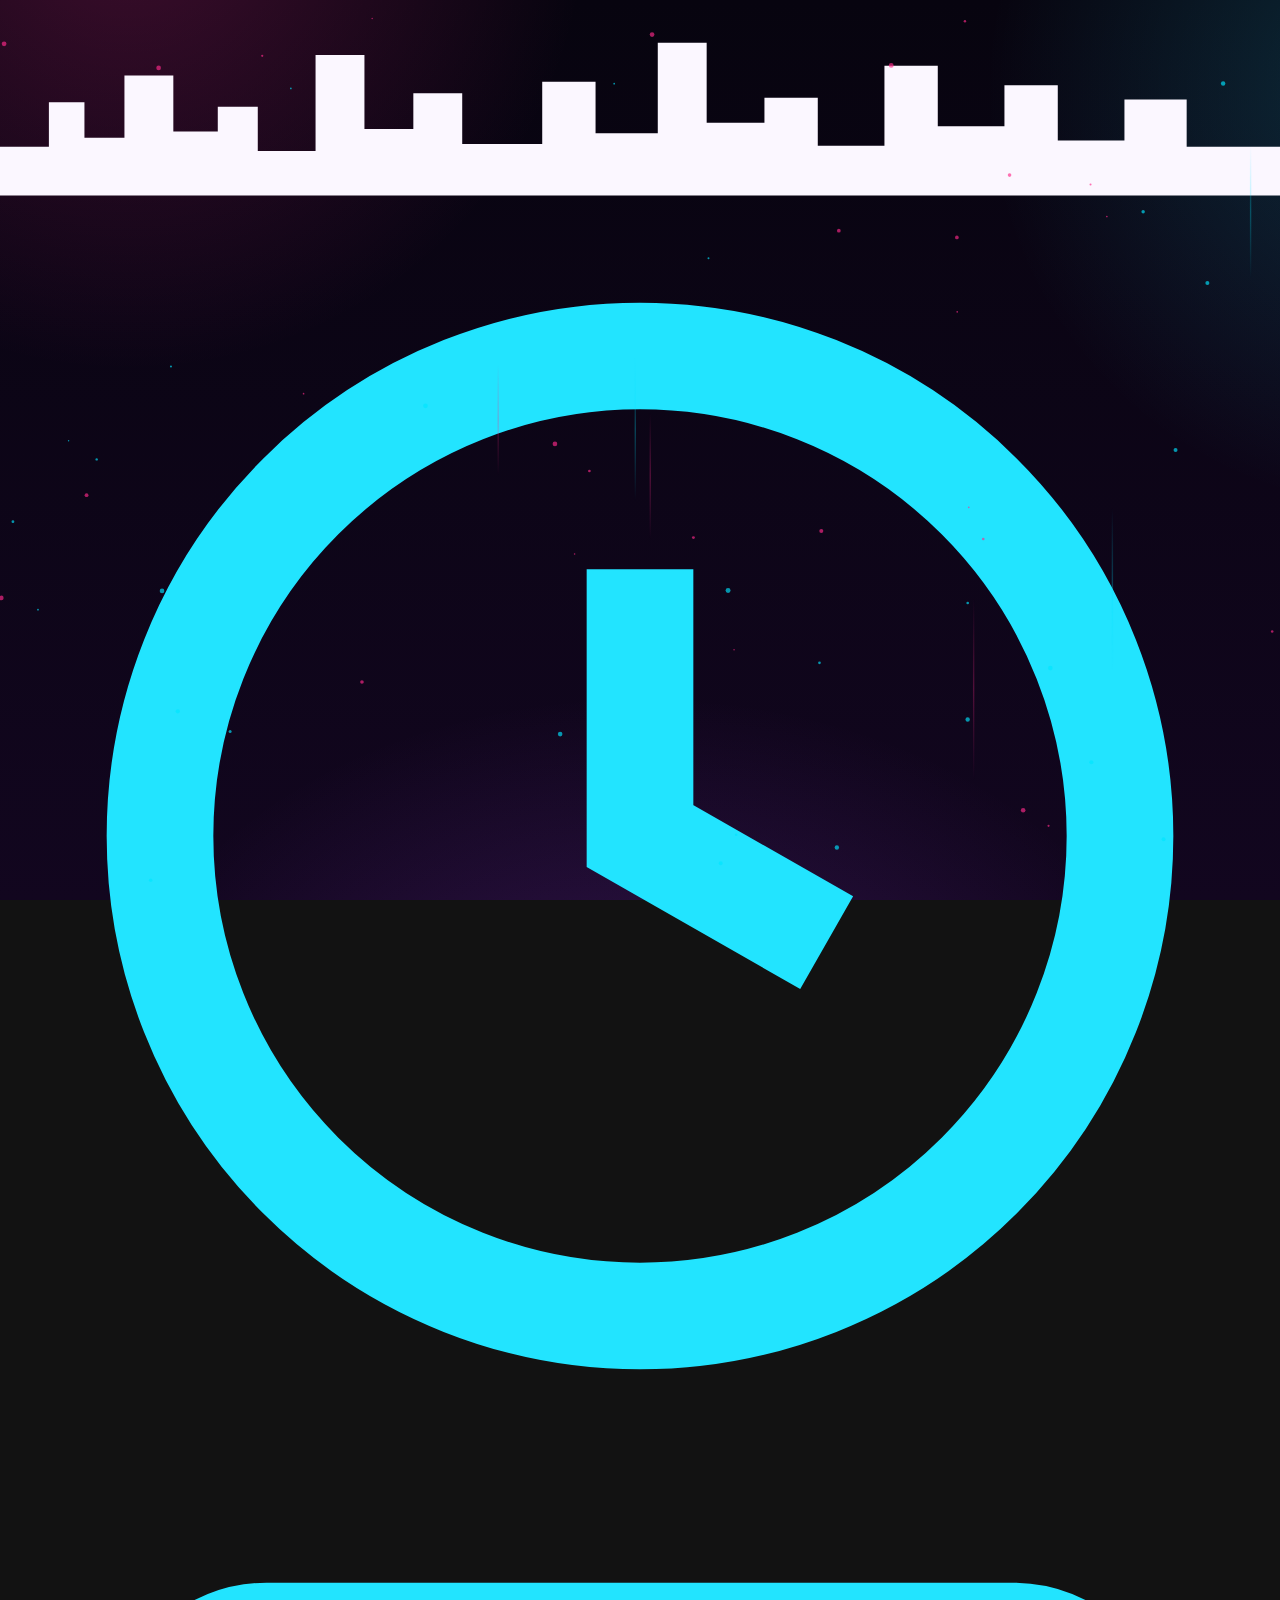
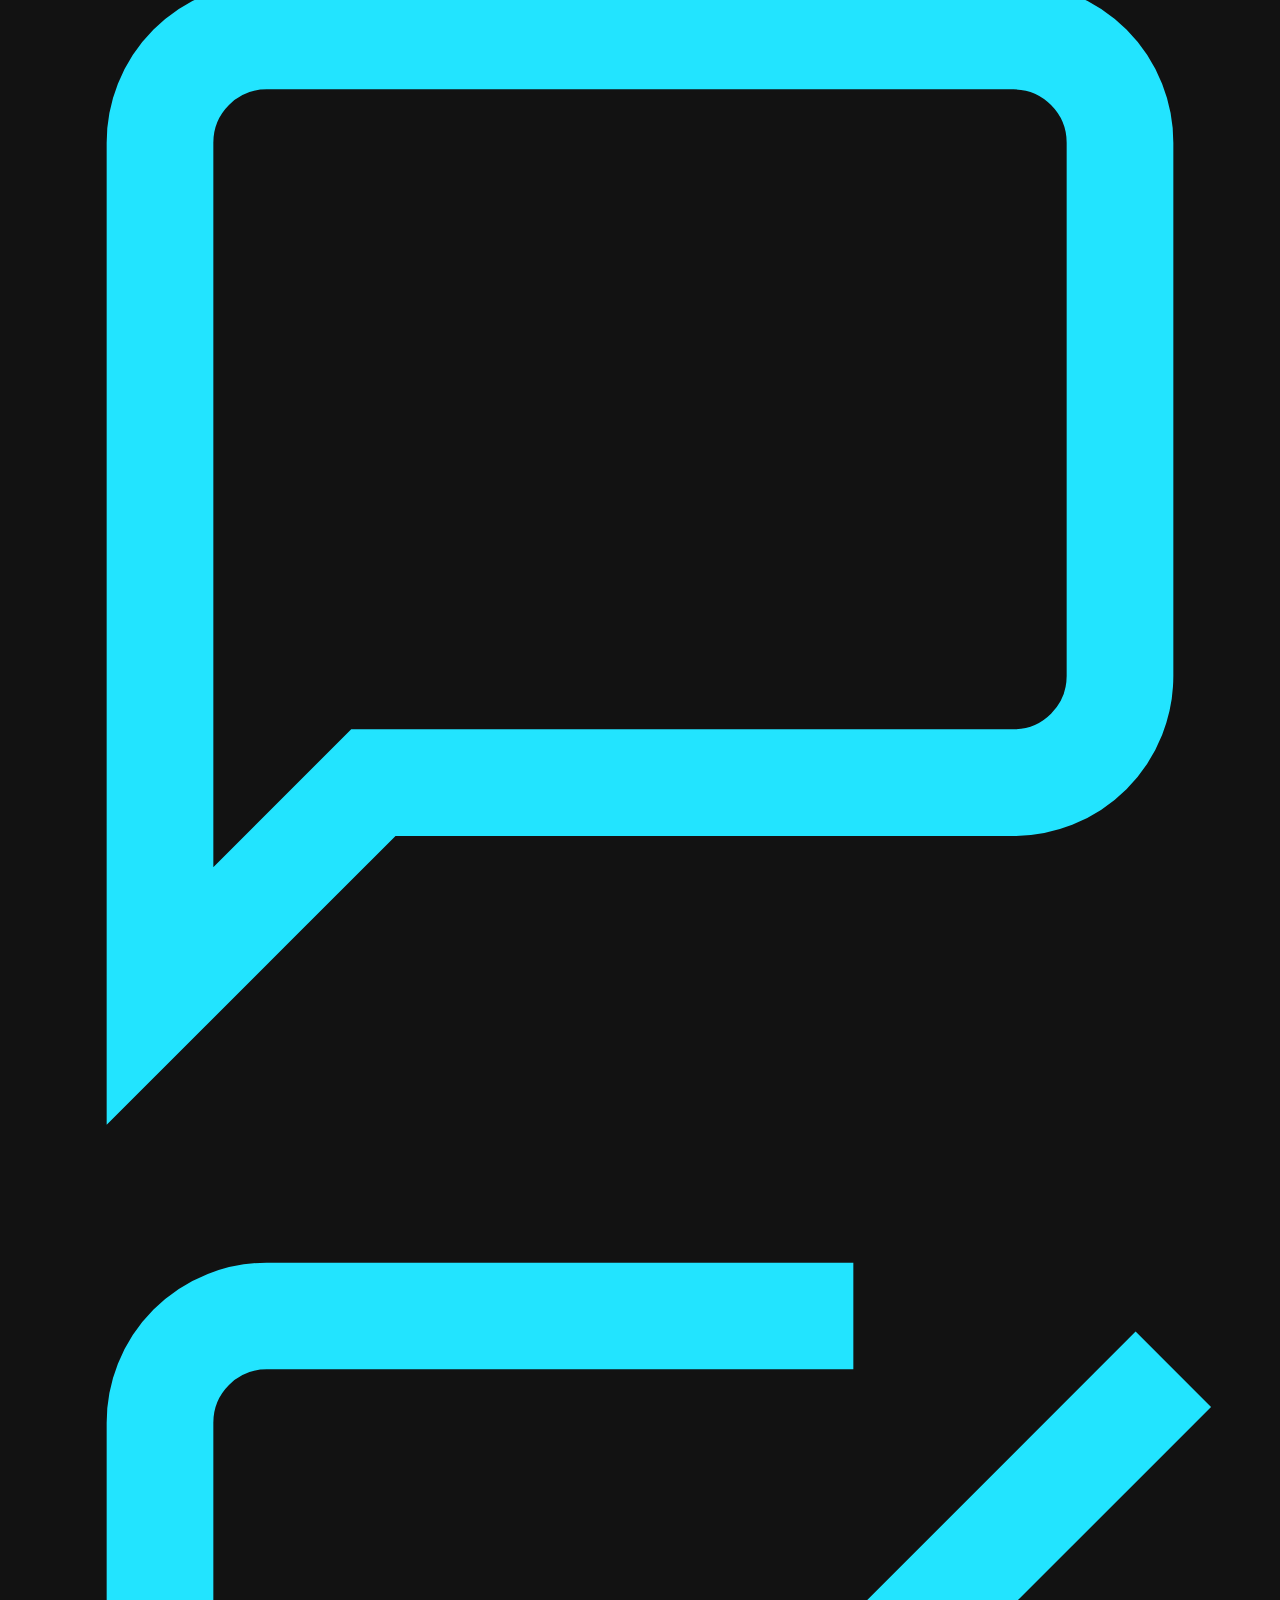
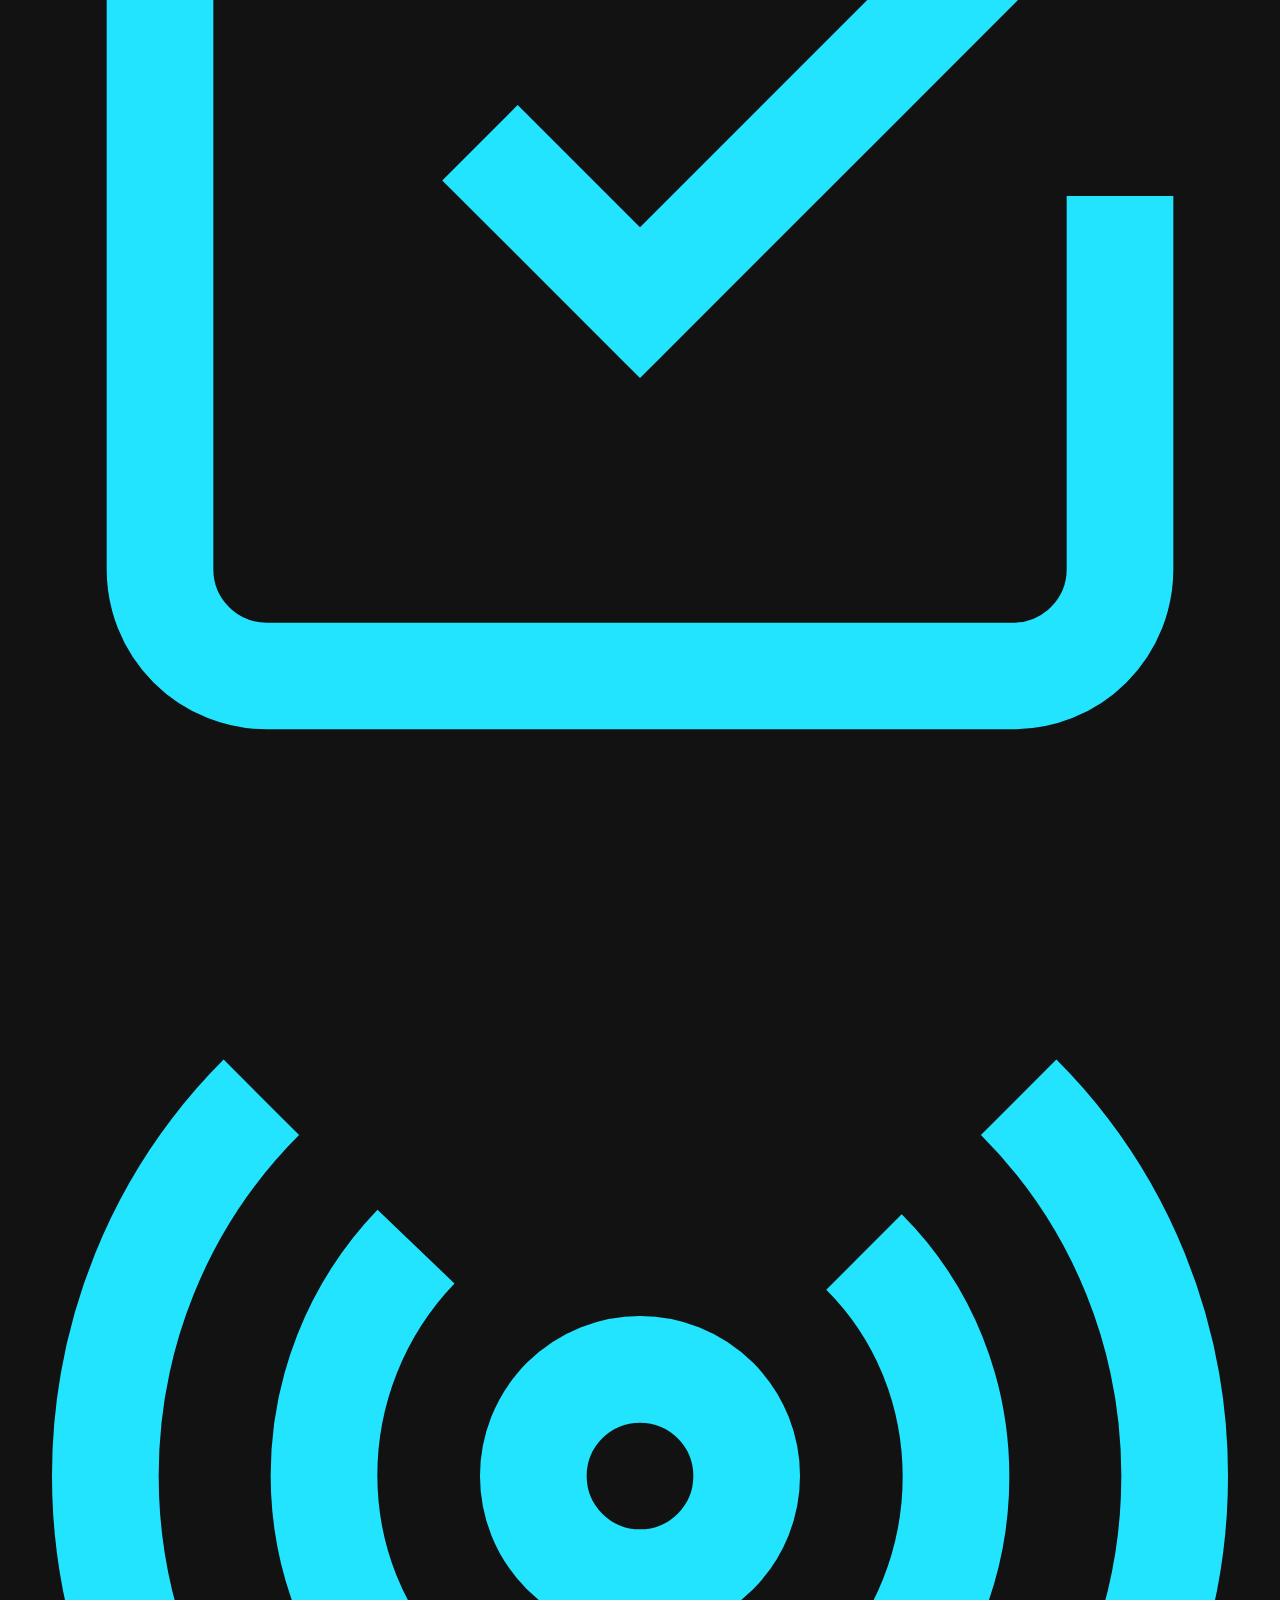
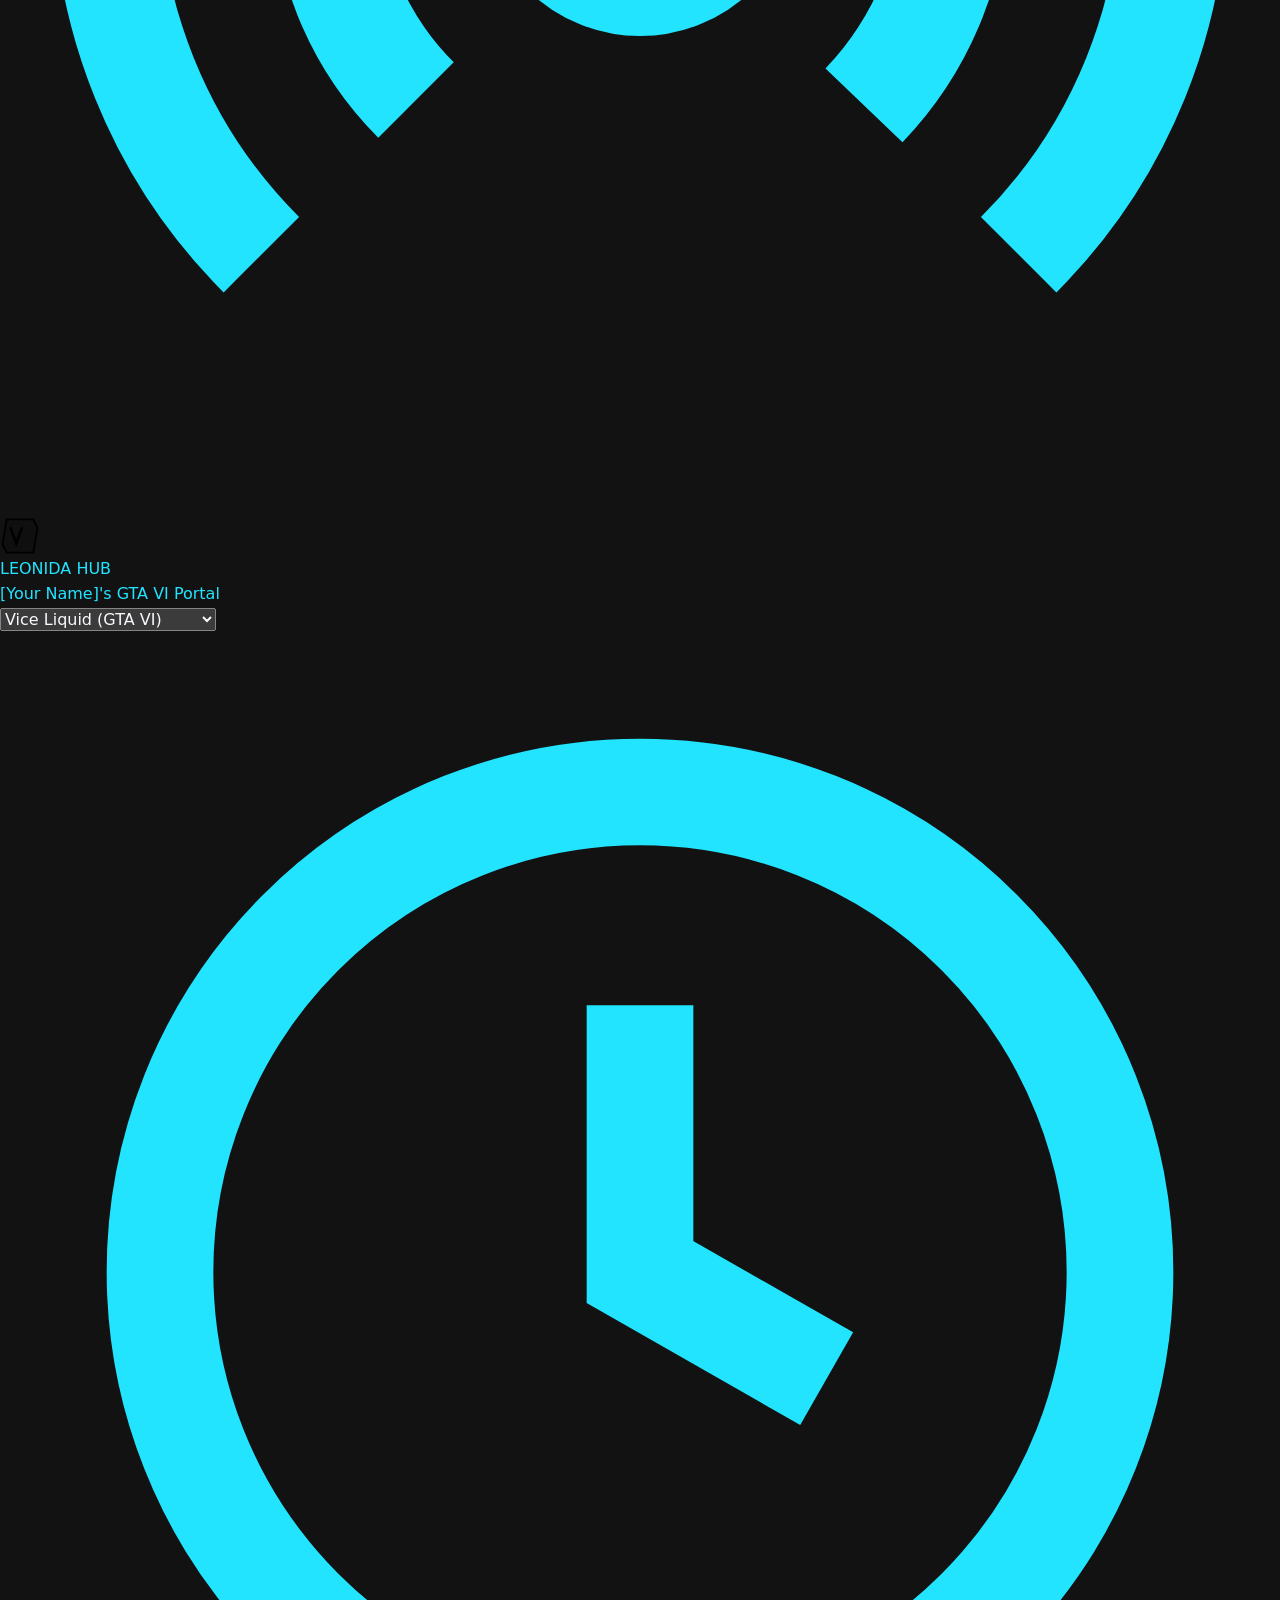
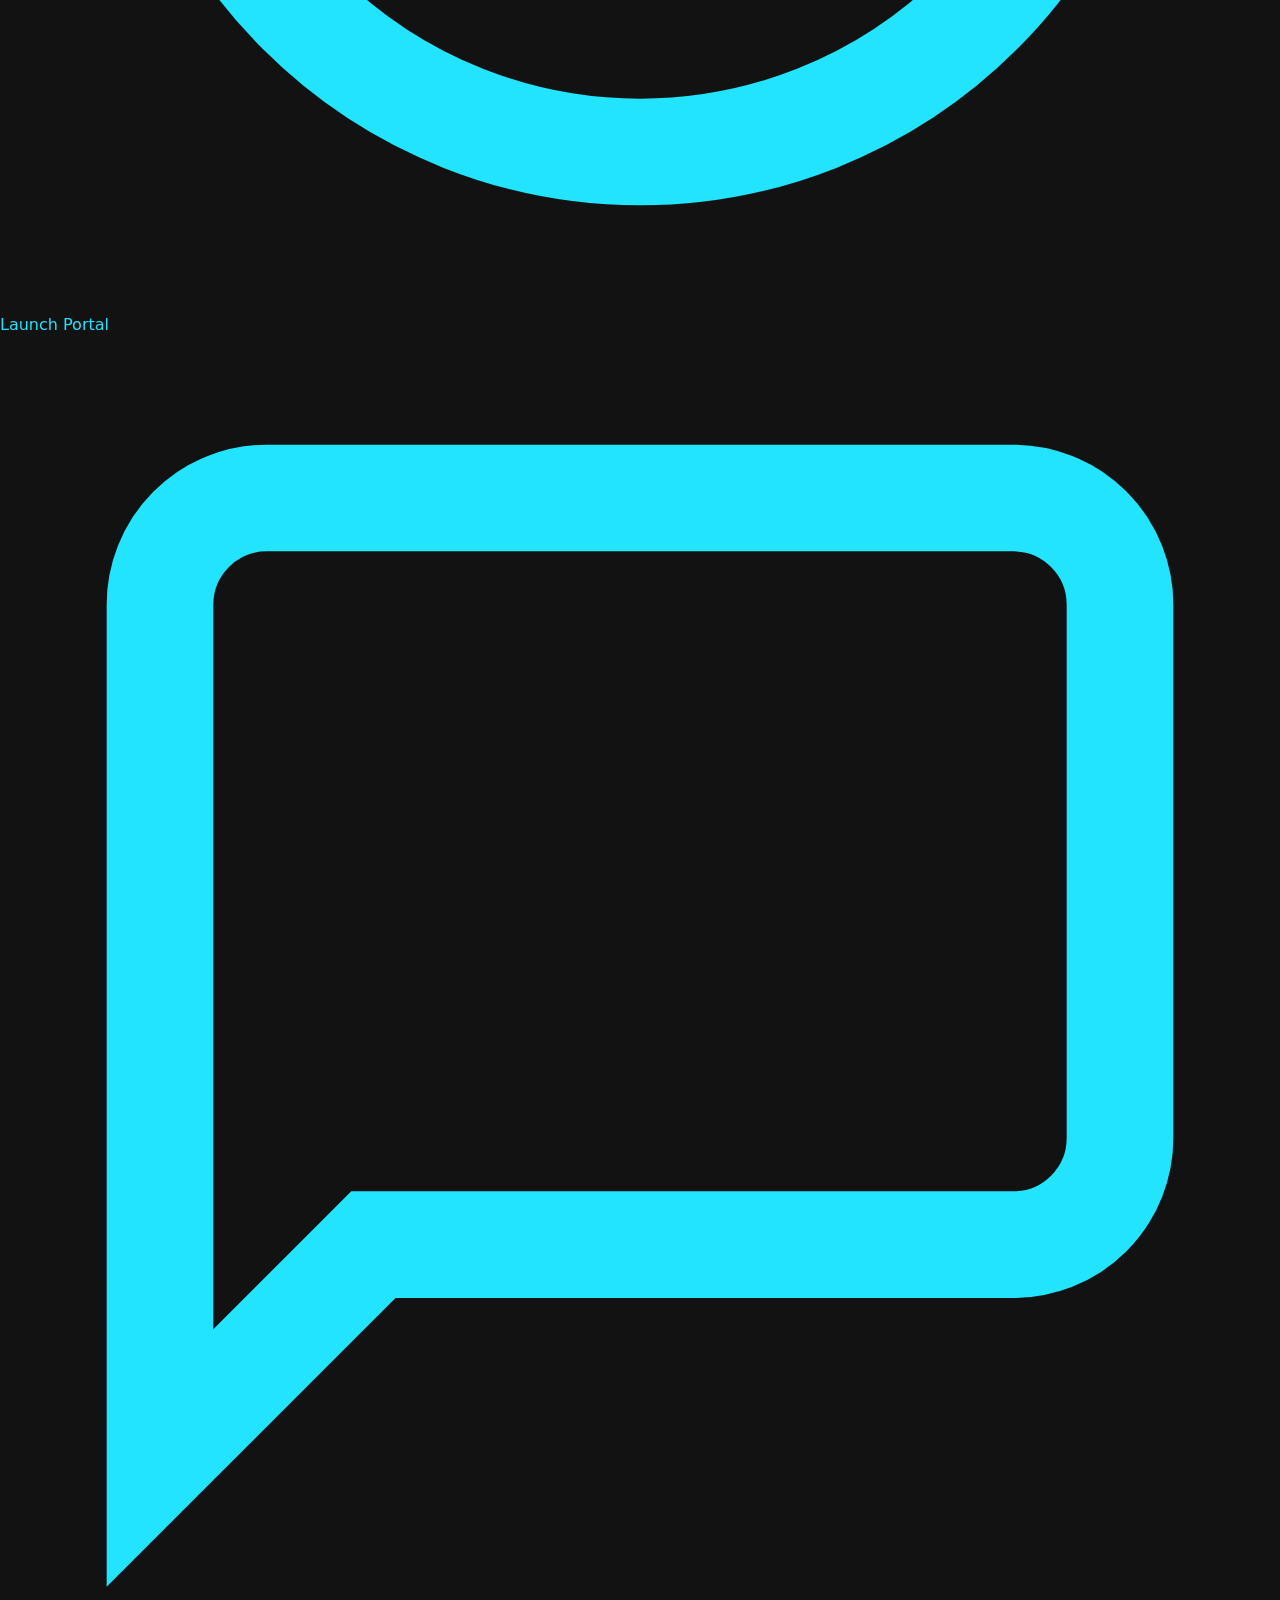
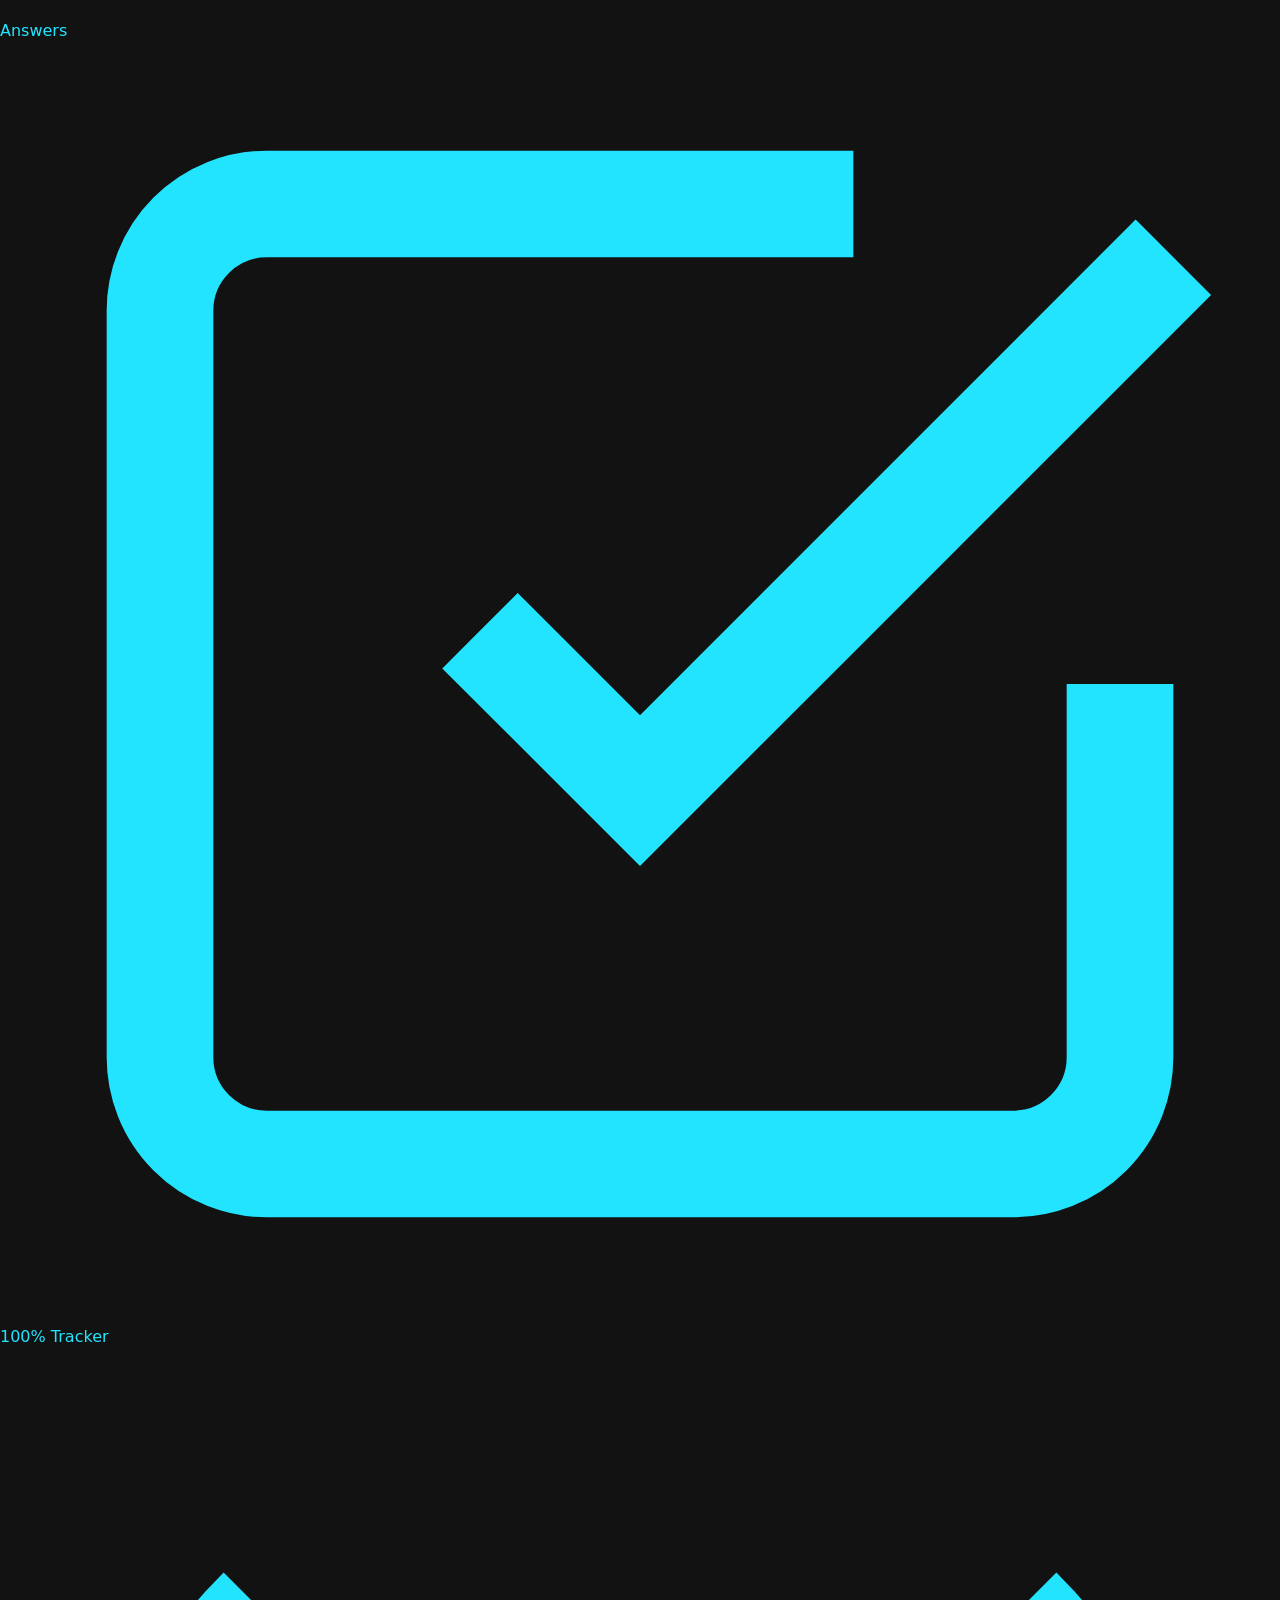
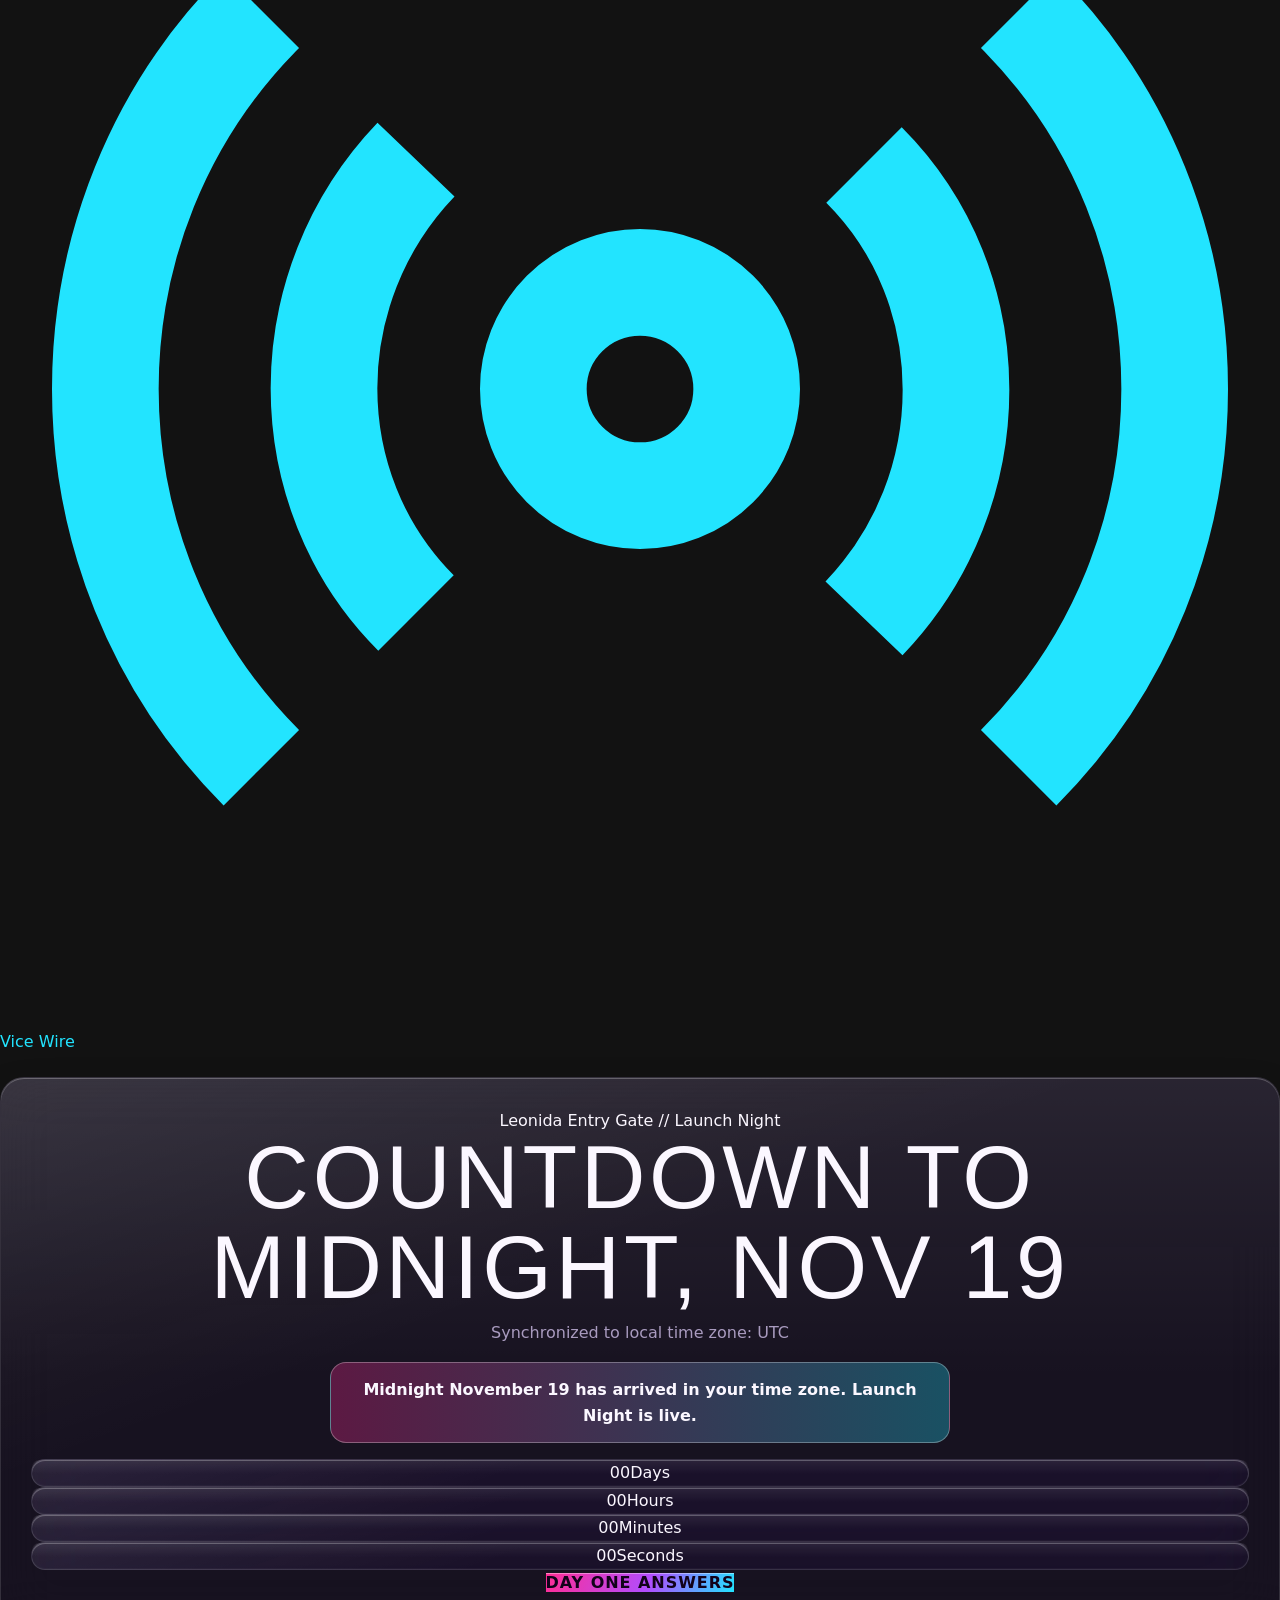
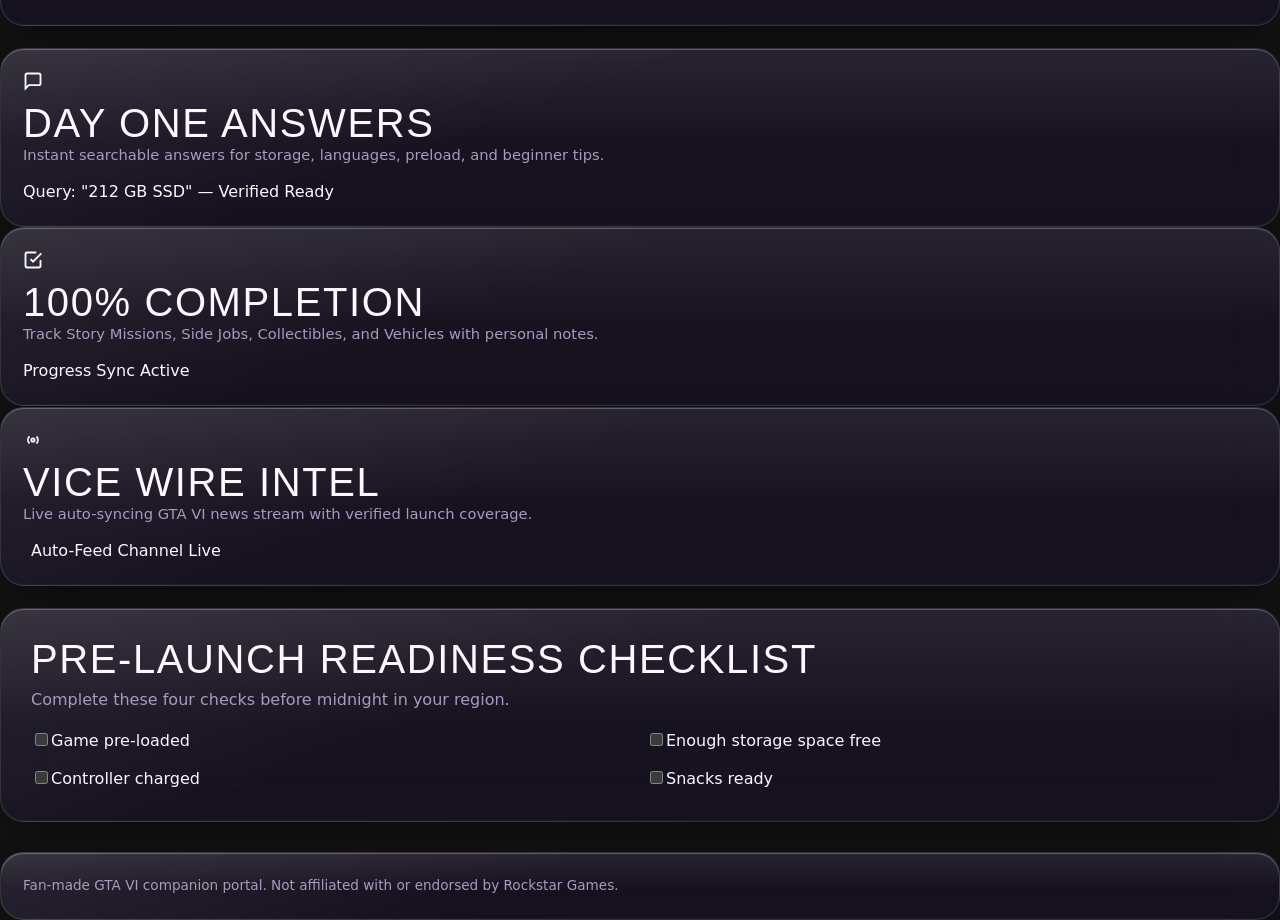
<file: index.html>
<!DOCTYPE html>
<html lang="en" data-theme="vice">
<head>
  <meta charset="UTF-8" />
  <meta name="viewport" content="width=device-width, initial-scale=1.0" />
  <title>GTA VI Hub — Launch Night Portal & Countdown</title>
  <meta name="description" content="GTA VI Launch Night Portal: live local countdown to midnight November 19, readiness checklist, beginner answers, 100% progress tracker, and live news." />
  <link rel="stylesheet" href="styles.css" />
</head>
<body data-page="countdown">
  <div class="wrap page-enter">
    <div id="hud-header-mount"></div>

    <main>
      <section class="card glass glow-card border-beam" style="text-align: center;">
        <div class="beam-ring" aria-hidden="true"></div>
        <span class="tag-chip">Leonida Entry Gate // Launch Night</span>
        <h1 class="display-font shimmer-title">Countdown to Midnight, Nov 19</h1>
        <p id="tz-label" class="muted">Detecting local time zone...</p>

        <div id="live-banner" class="live-banner">
          Midnight November 19 has arrived in your time zone. Launch Night is live.
        </div>

        <div class="countdown-grid">
          <div class="time-unit glass glow-card" data-tilt><span id="cd-d" class="time-val">00</span><span class="time-lbl">Days</span></div>
          <div class="time-unit glass glow-card" data-tilt><span id="cd-h" class="time-val">00</span><span class="time-lbl">Hours</span></div>
          <div class="time-unit glass glow-card" data-tilt><span id="cd-m" class="time-val">00</span><span class="time-lbl">Minutes</span></div>
          <div class="time-unit glass glow-card" data-tilt><span id="cd-s" class="time-val">00</span><span class="time-lbl">Seconds</span></div>
        </div>

        <a href="answers.html" data-nav class="btn-primary">Day One Answers</a>
      </section>

      <!-- 21st.dev Style 3D Tilt Bento Grid -->
      <section class="bento-grid" aria-label="Interactive modules">
        <a href="answers.html" data-nav class="bento-tile glass glow-card" data-tilt>
          <div class="portal-icon">
            <svg width="20" height="20" viewBox="0 0 24 24" fill="none" stroke="currentColor" stroke-width="2.2"><path d="M21 15a2 2 0 0 1-2 2H7l-4 4V5a2 2 0 0 1 2-2h14a2 2 0 0 1 2 2z"/></svg>
          </div>
          <div>
            <h2 class="display-font">Day One Answers</h2>
            <p class="muted" style="margin:0;">Instant searchable answers for storage, languages, preload, and beginner tips.</p>
          </div>
          <div class="bento-preview">
            <span>Query: "212 GB SSD" — Verified Ready</span>
          </div>
        </a>

        <a href="tracker.html" data-nav class="bento-tile glass glow-card" data-tilt>
          <div class="portal-icon">
            <svg width="20" height="20" viewBox="0 0 24 24" fill="none" stroke="currentColor" stroke-width="2.2"><polyline points="9 11 12 14 22 4"/><path d="M21 12v7a2 2 0 0 1-2 2H5a2 2 0 0 1-2-2V5a2 2 0 0 1 2-2h11"/></svg>
          </div>
          <div>
            <h2 class="display-font">100% Completion</h2>
            <p class="muted" style="margin:0;">Track Story Missions, Side Jobs, Collectibles, and Vehicles with personal notes.</p>
          </div>
          <div class="bento-preview">
            <span>Progress Sync Active</span>
            <div class="mini-bar"><div class="mini-bar-fill"></div></div>
          </div>
        </a>

        <a href="news.html" data-nav class="bento-tile glass glow-card" data-tilt>
          <div class="portal-icon">
            <svg width="20" height="20" viewBox="0 0 24 24" fill="none" stroke="currentColor" stroke-width="2.2"><circle cx="12" cy="12" r="2"/><path d="M16.2 7.8c2.3 2.3 2.3 6.1 0 8.5"/><path d="M7.8 16.2c-2.3-2.3-2.3-6.1 0-8.5"/></svg>
          </div>
          <div>
            <h2 class="display-font">Vice Wire Intel</h2>
            <p class="muted" style="margin:0;">Live auto-syncing GTA VI news stream with verified launch coverage.</p>
          </div>
          <div class="bento-preview" style="display:flex; align-items:center; gap:8px;">
            <span class="pulse-dot"></span>
            <span>Auto-Feed Channel Live</span>
          </div>
        </a>
      </section>

      <section class="card glass glow-card">
        <h2 class="display-font">Pre-Launch Readiness Checklist</h2>
        <p class="muted">Complete these four checks before midnight in your region.</p>
        <ul class="checklist">
          <li><label class="check-row"><input type="checkbox" data-check="preloaded" /><span>Game pre-loaded</span></label></li>
          <li><label class="check-row"><input type="checkbox" data-check="storage" /><span>Enough storage space free</span></label></li>
          <li><label class="check-row"><input type="checkbox" data-check="controller" /><span>Controller charged</span></label></li>
          <li><label class="check-row"><input type="checkbox" data-check="snacks" /><span>Snacks ready</span></label></li>
        </ul>
      </section>
    </main>

    <footer class="glass">
      Fan-made GTA VI companion portal. Not affiliated with or endorsed by Rockstar Games.
    </footer>
  </div>

  <script src="app.js"></script>
</body>
</html>
</file>
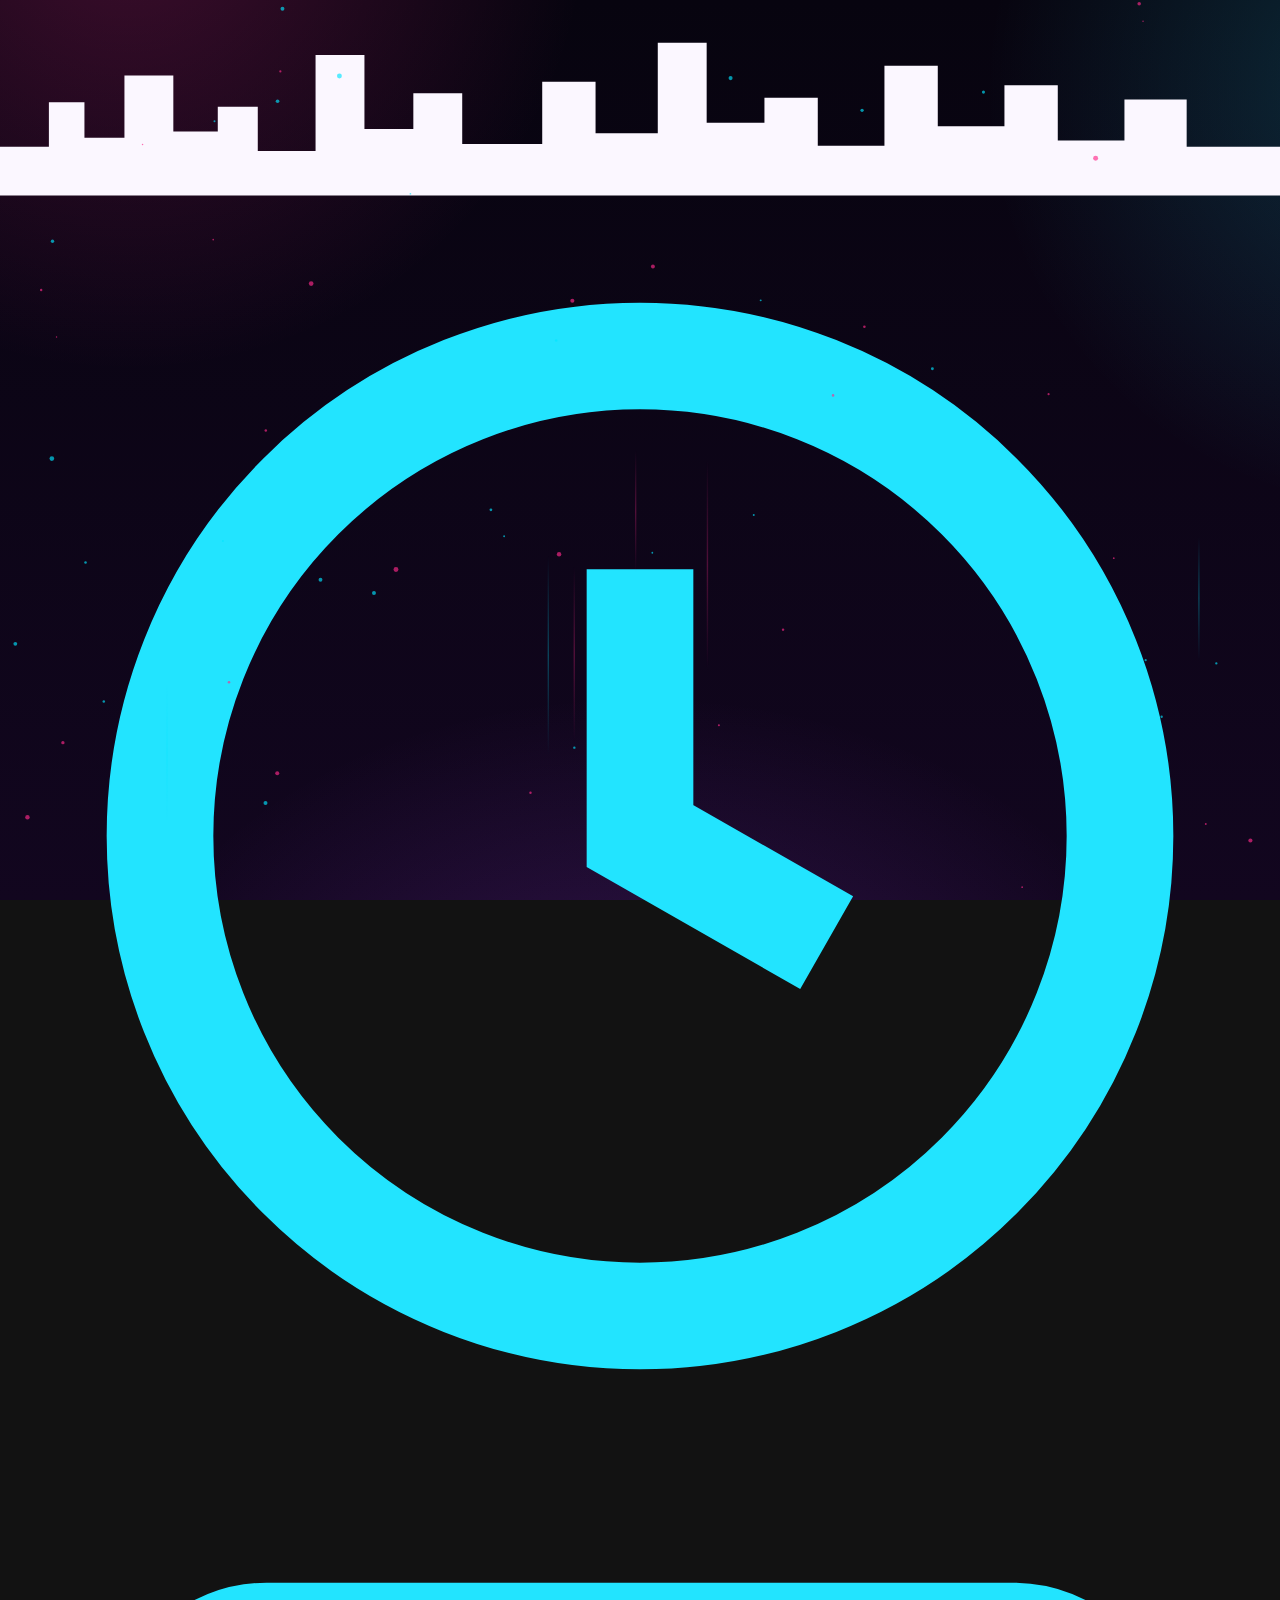
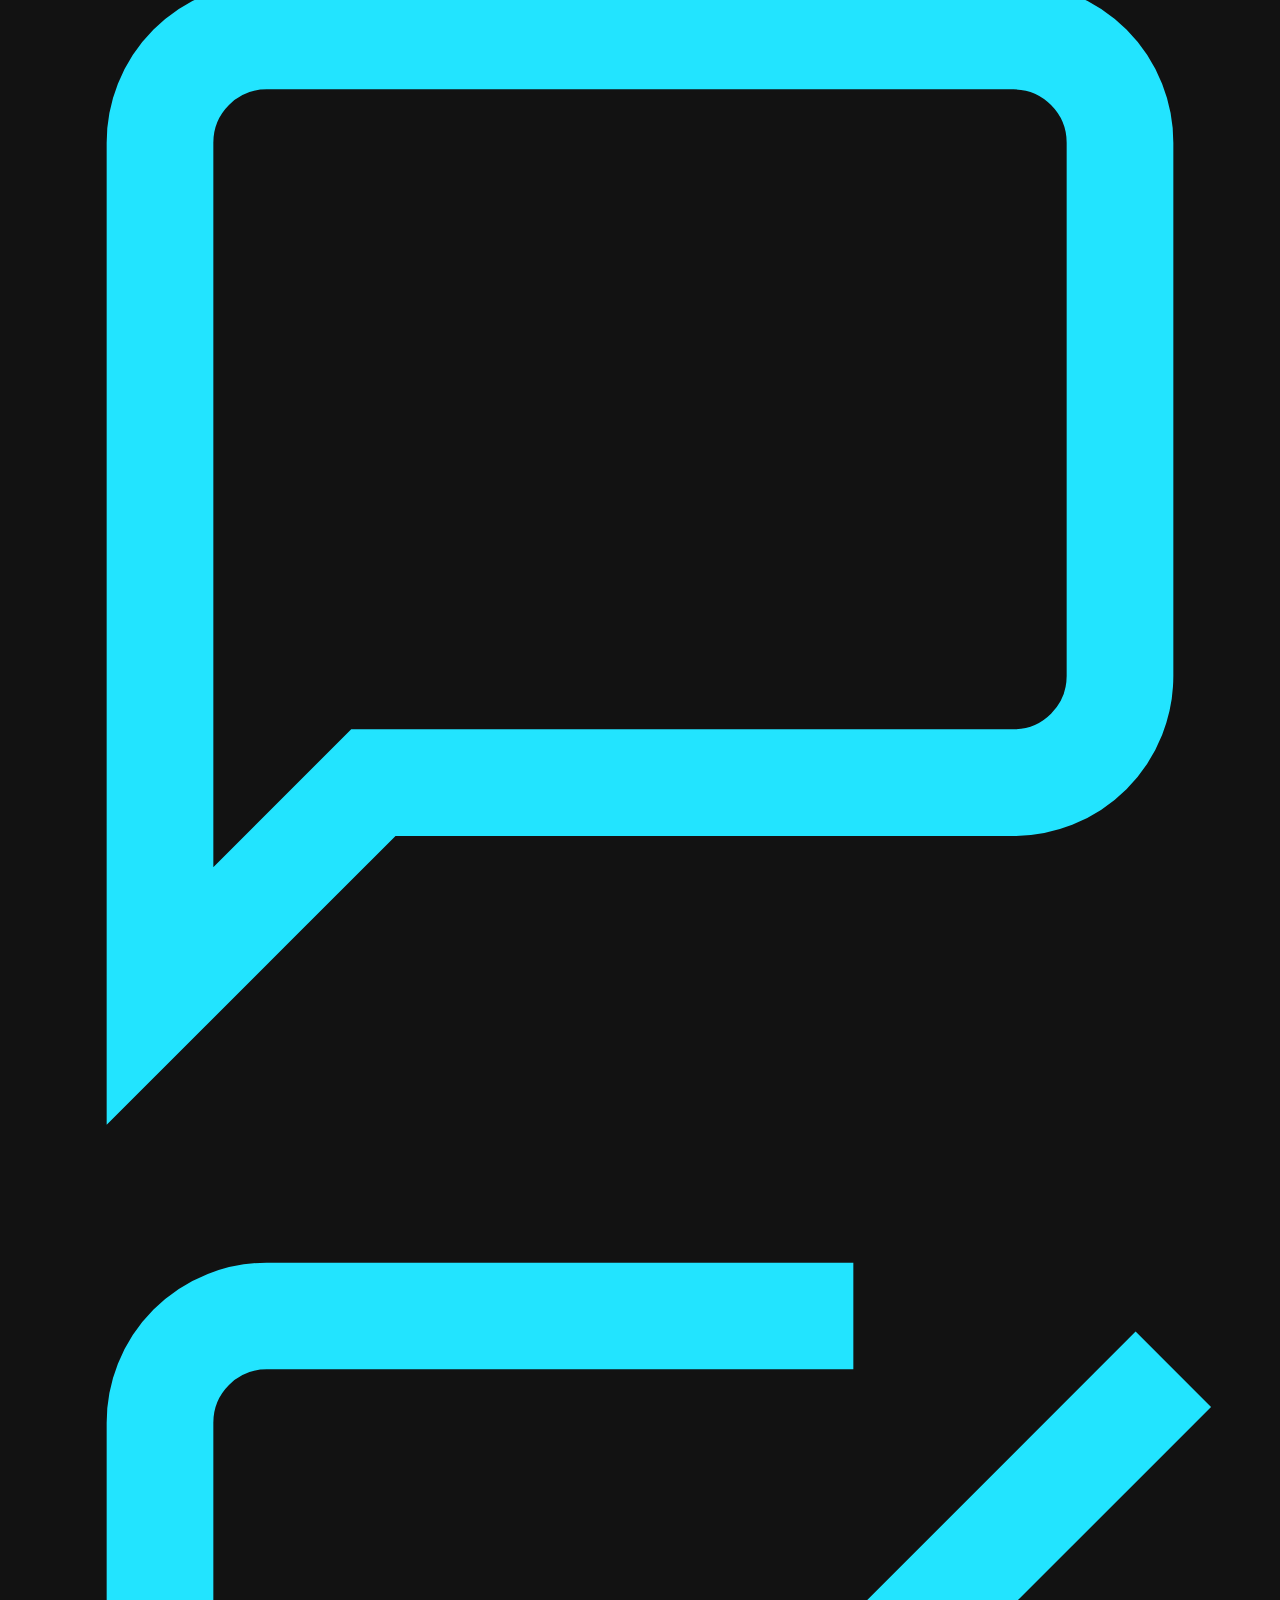
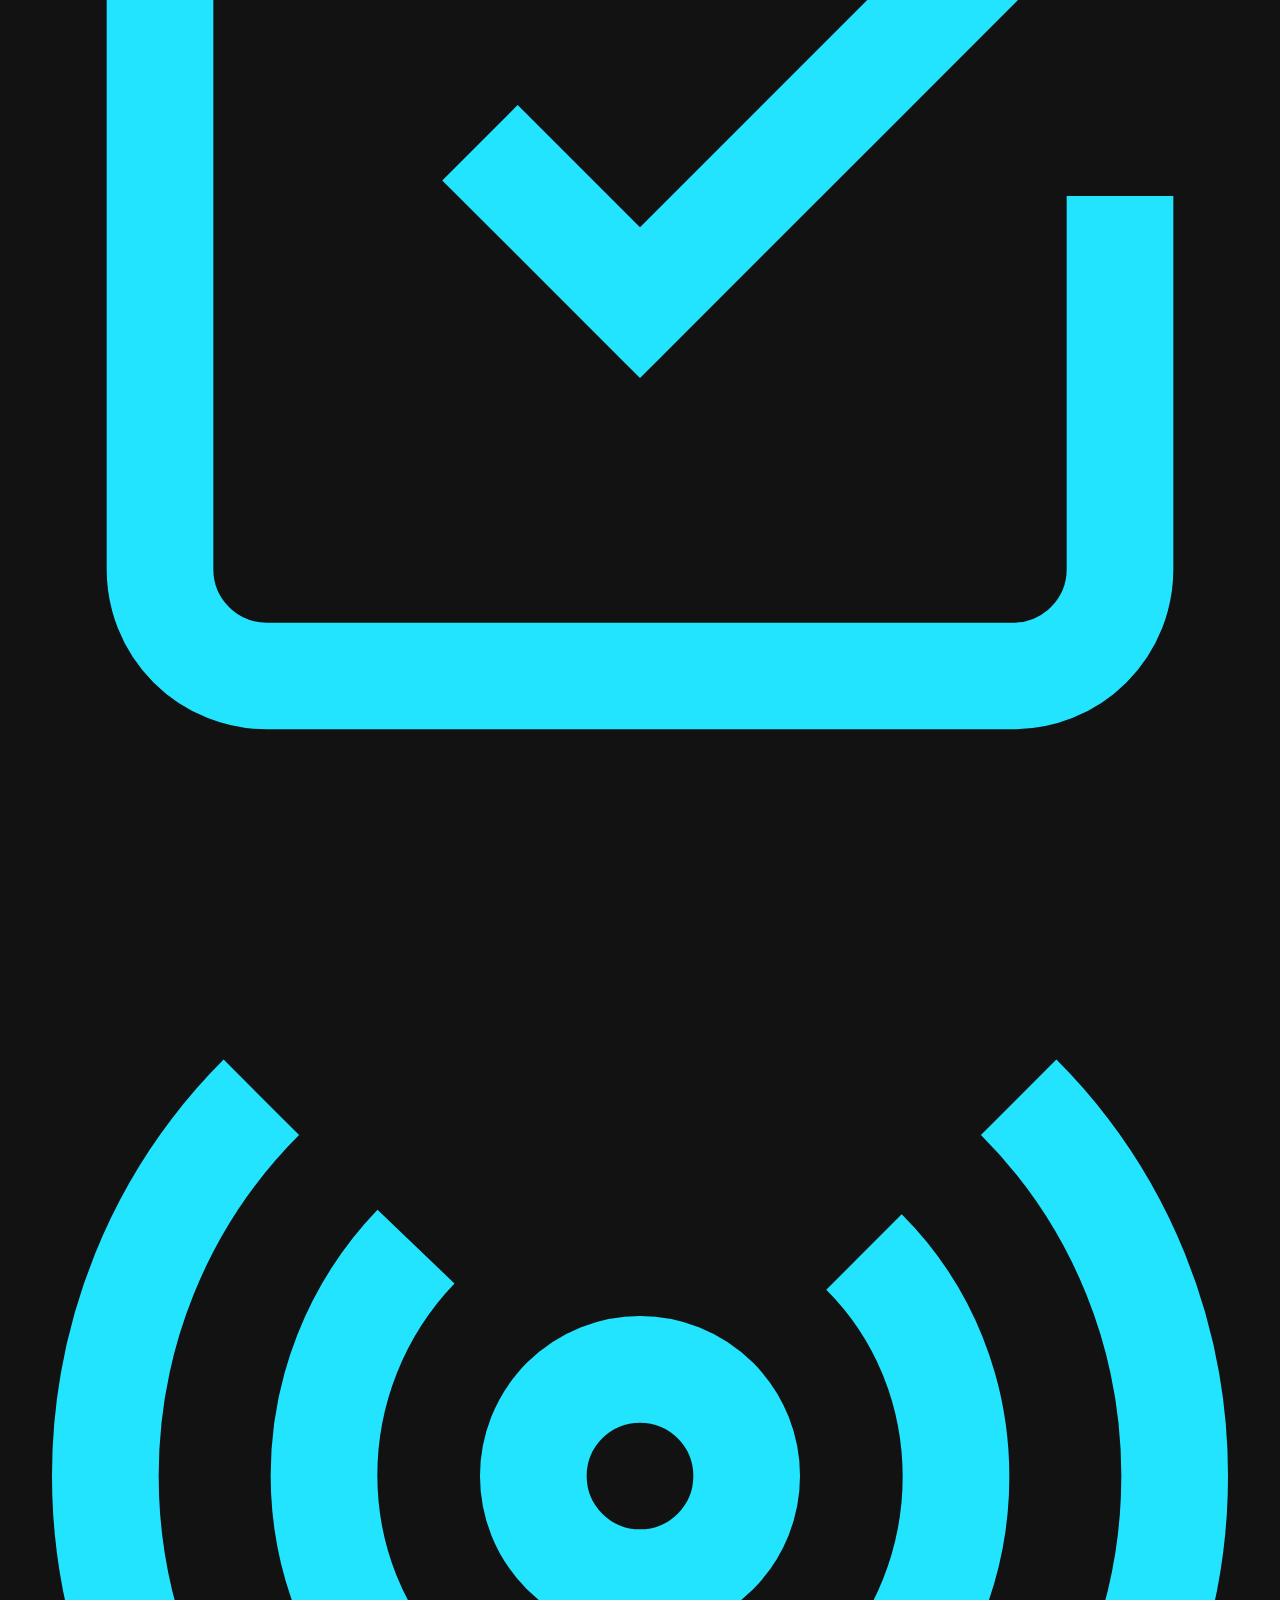
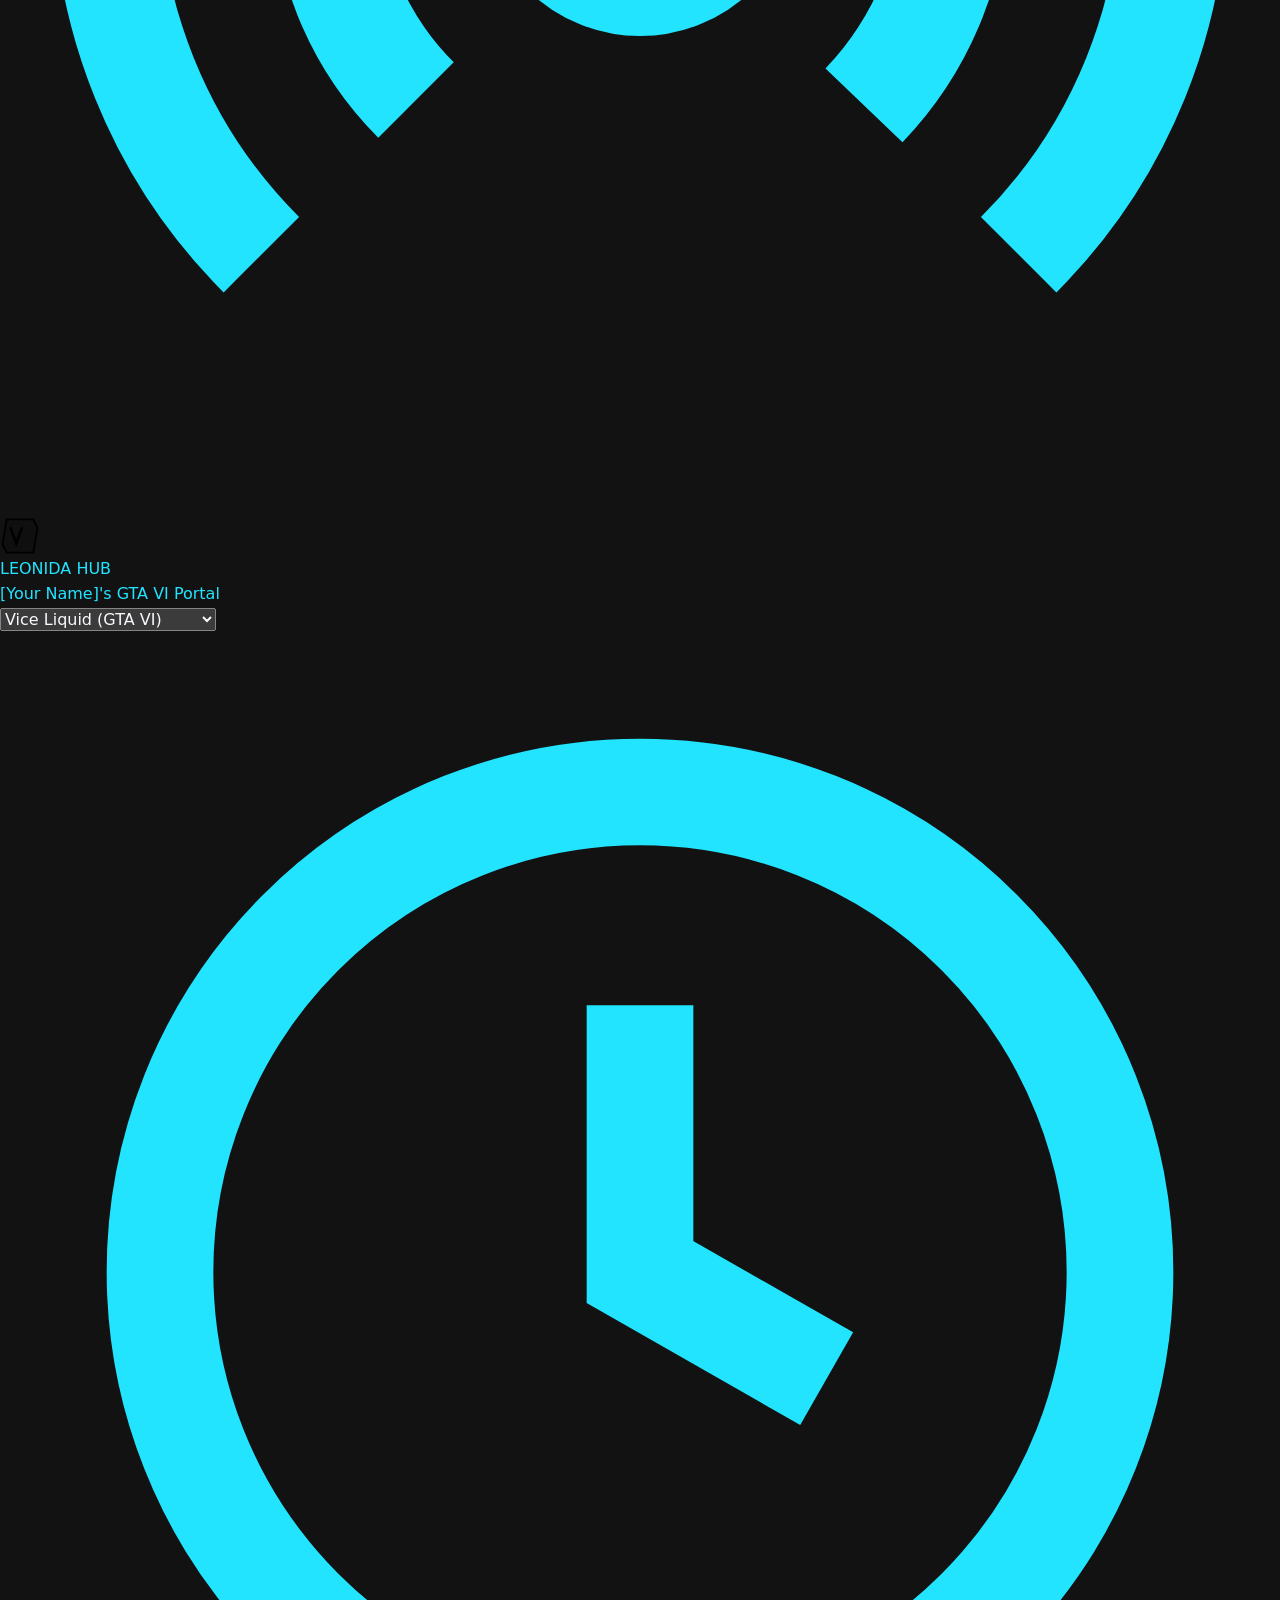
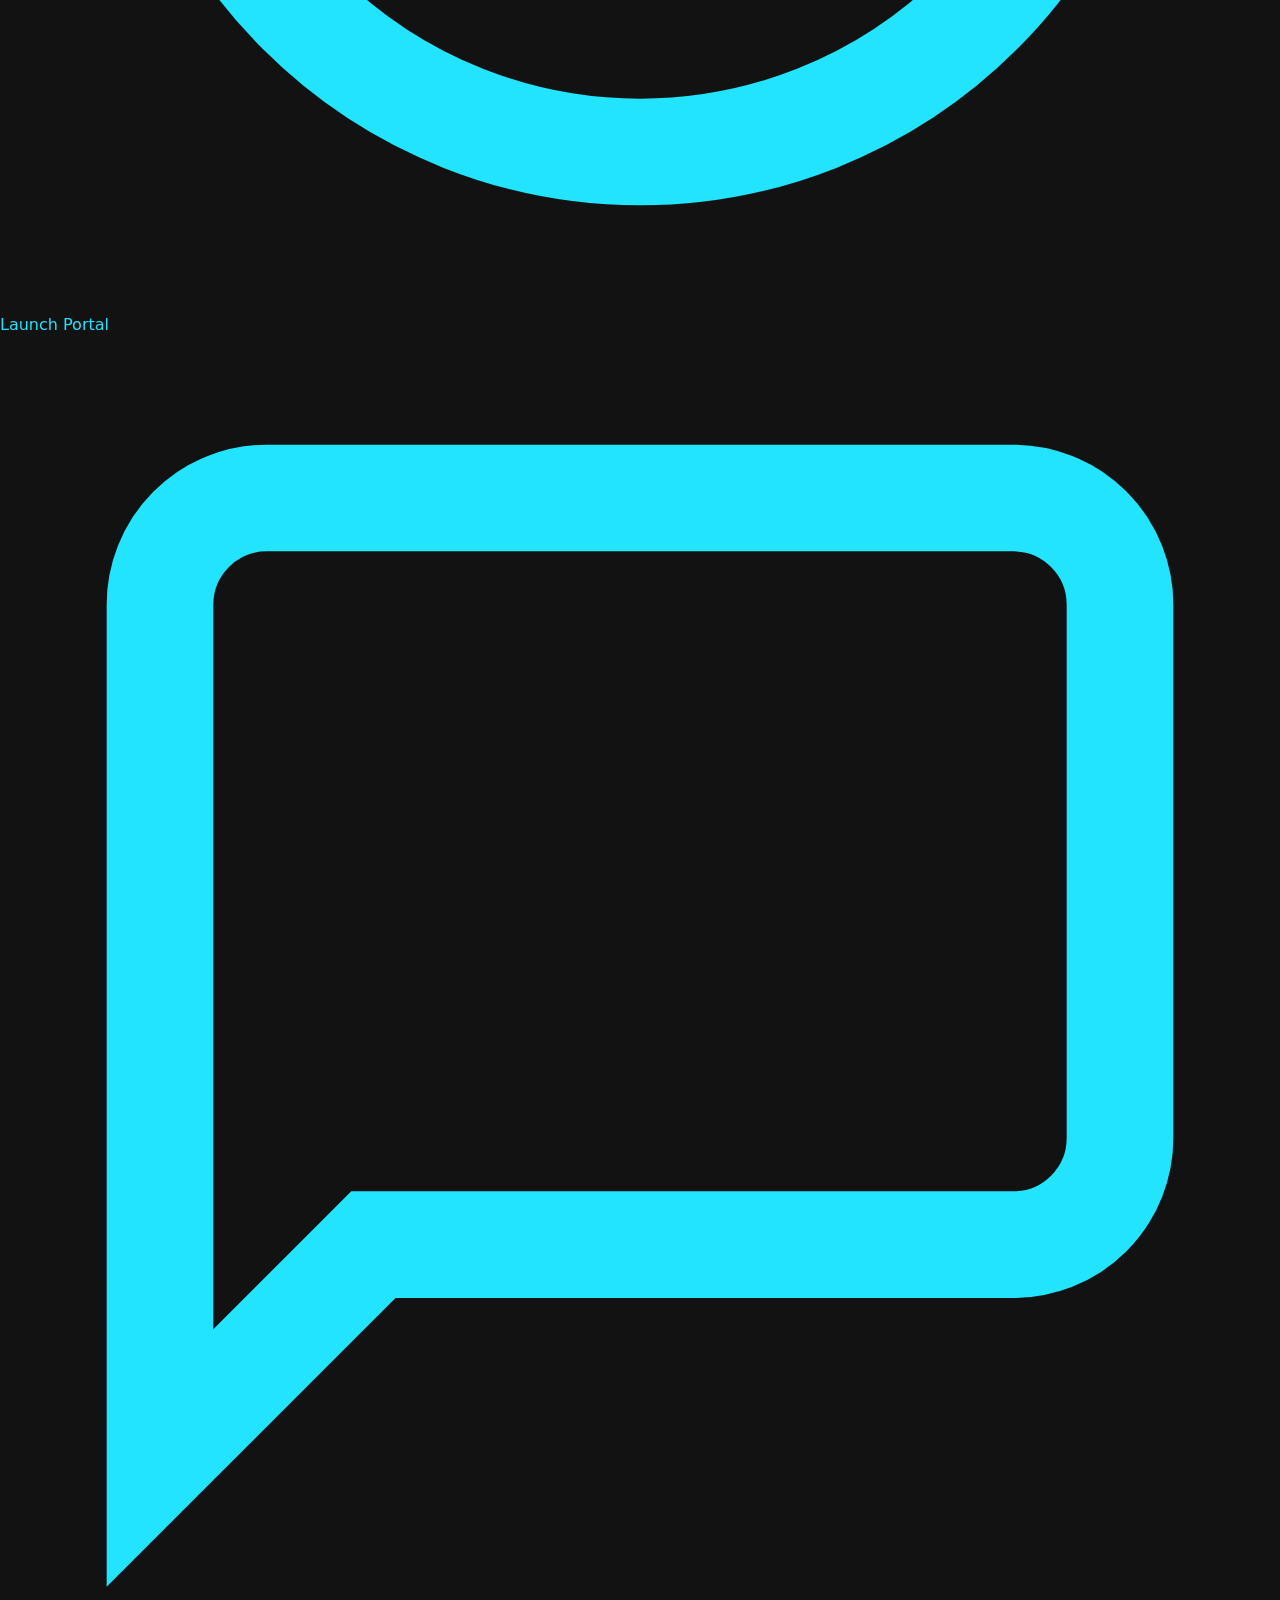
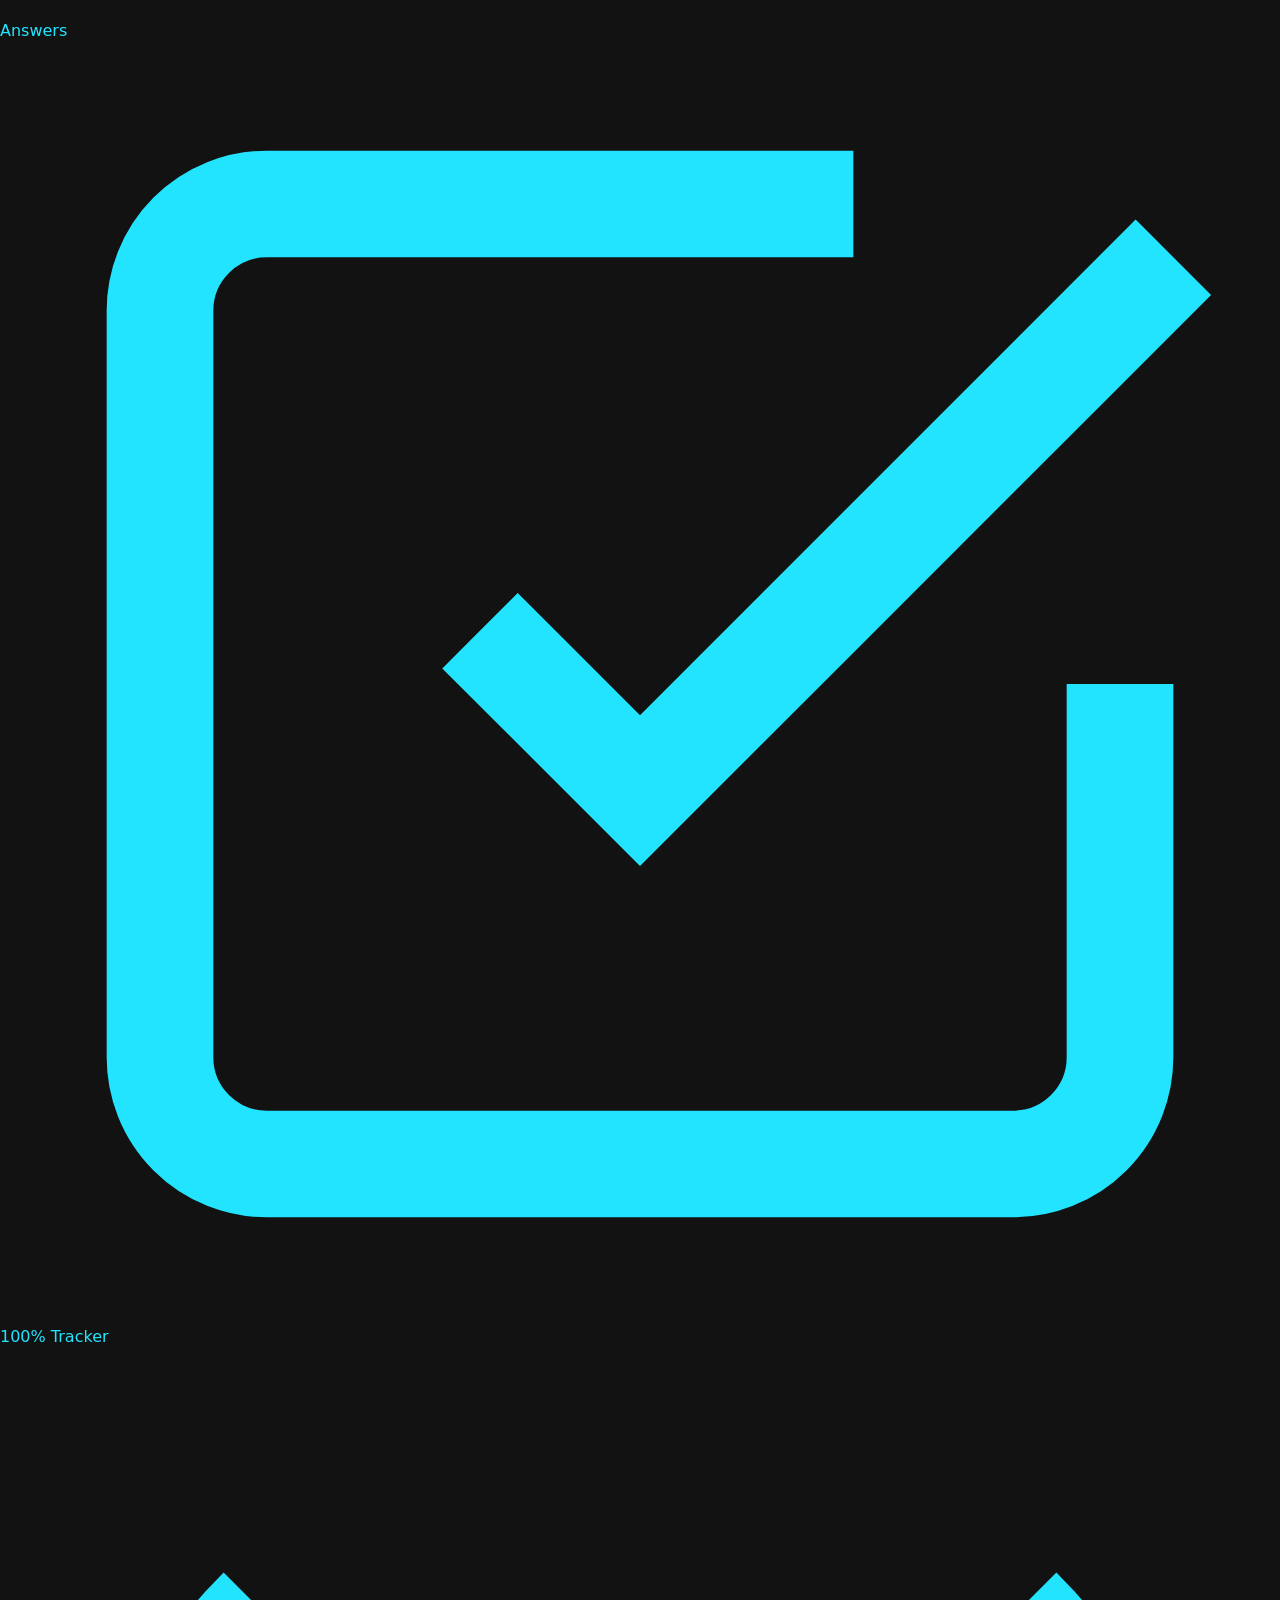
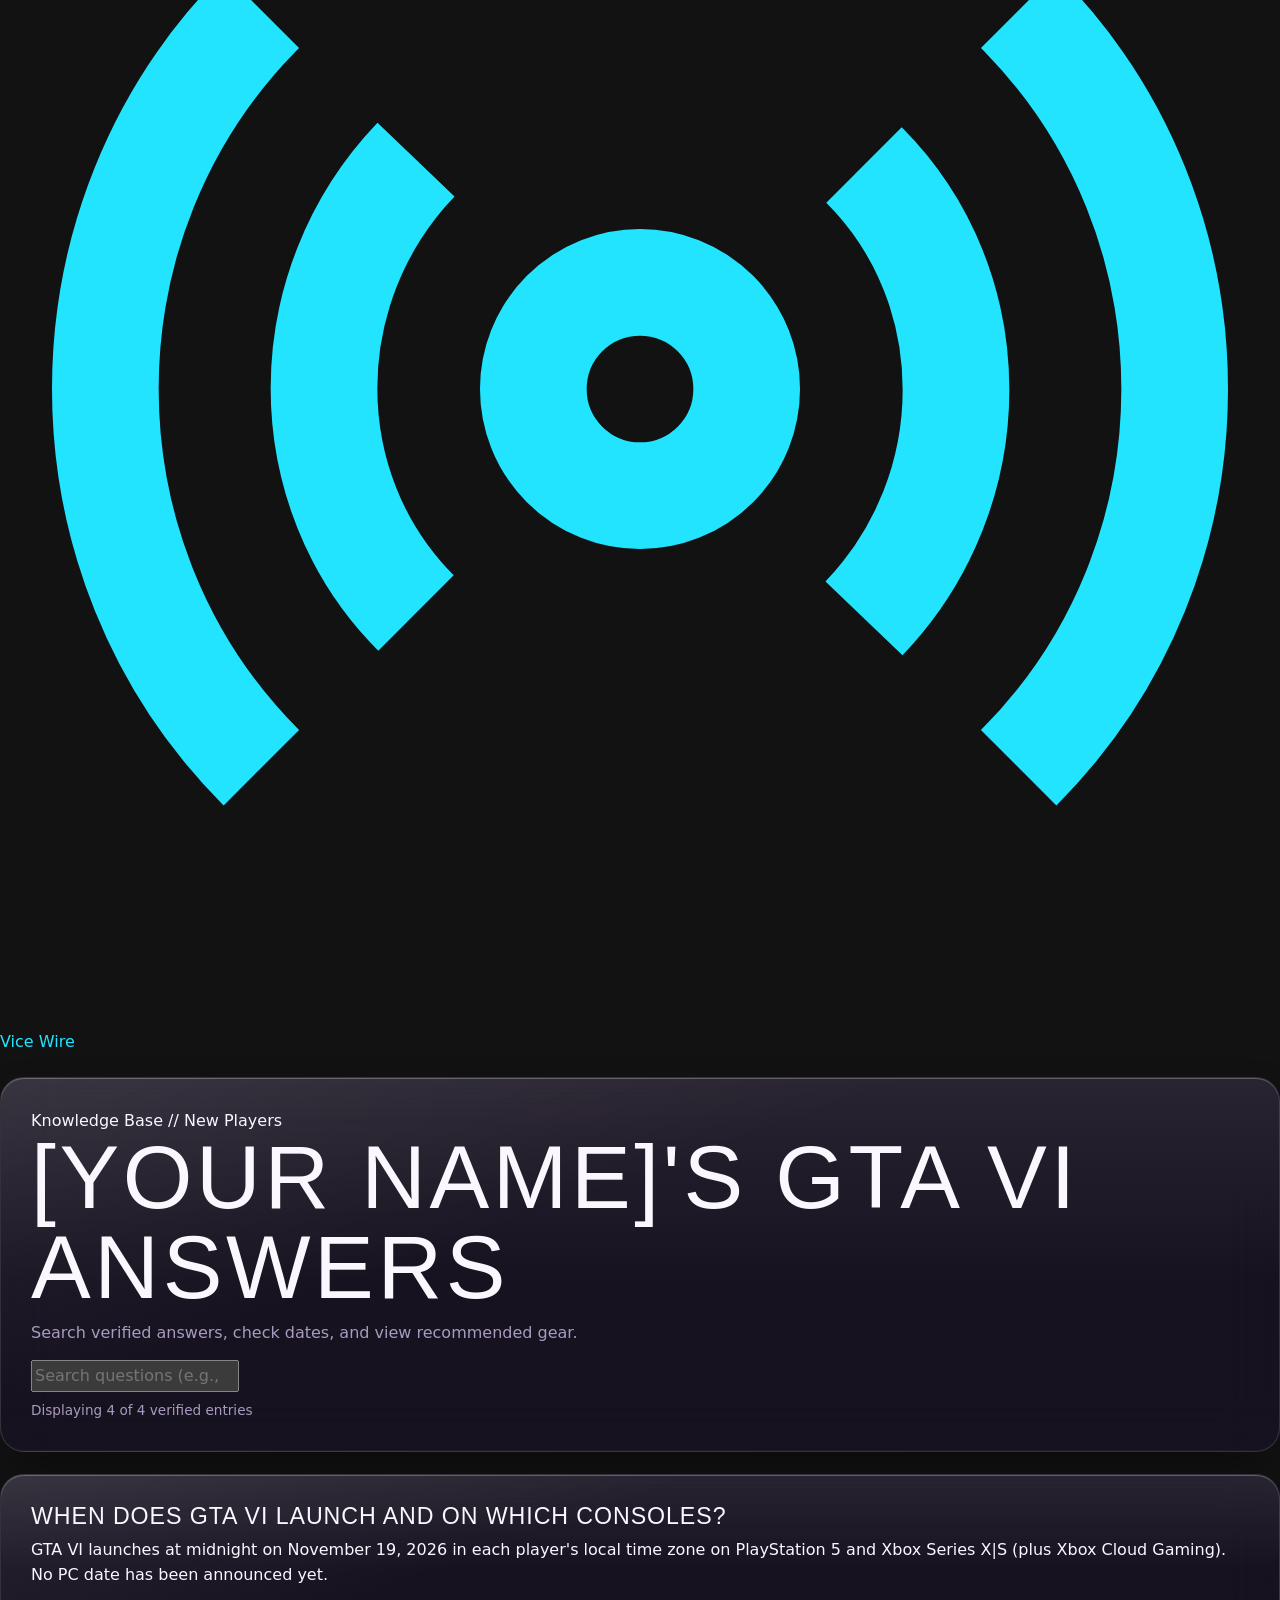
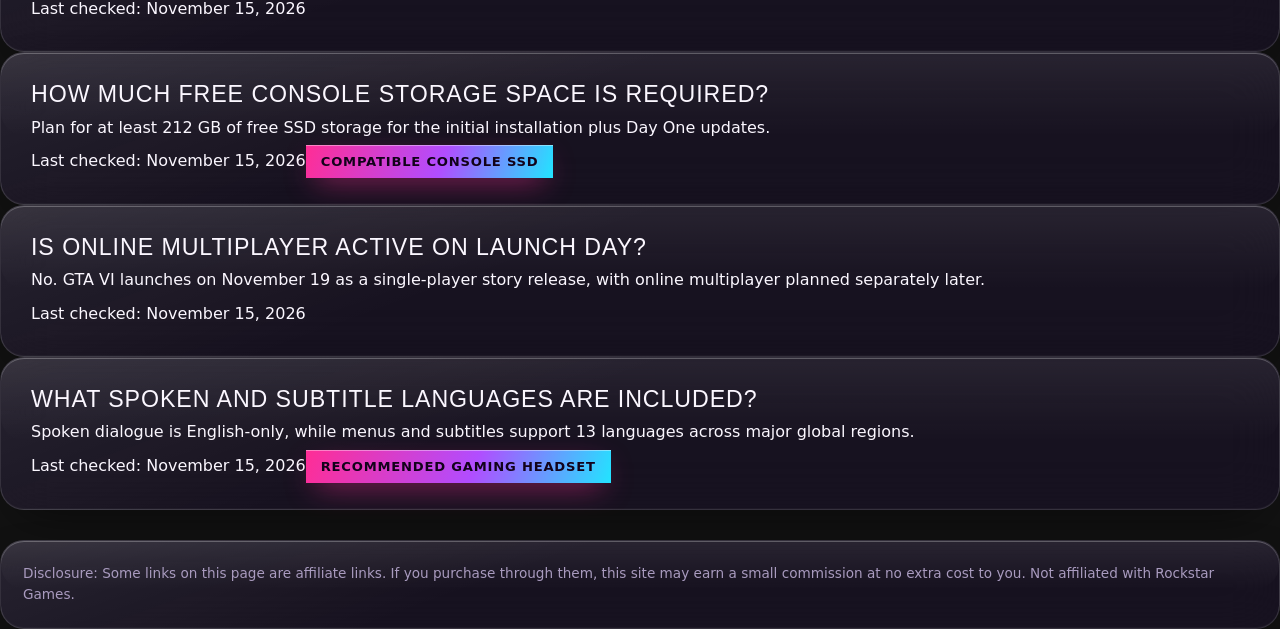
<file: answers.html>
<!DOCTYPE html>
<html lang="en" data-theme="vice">
<head>
  <meta charset="UTF-8" />
  <meta name="viewport" content="width=device-width, initial-scale=1.0" />
  <title>GTA VI Answers — Beginner Knowledge Base</title>
  <meta name="description" content="Quick, checked answers to common GTA VI questions for brand-new players." />
  <script type="application/ld+json">
  {
    "@context": "https://schema.org",
    "@type": "FAQPage",
    "mainEntity": [
      {
        "@type": "Question",
        "name": "When does GTA VI launch?",
        "acceptedAnswer": {
          "@type": "Answer",
          "text": "GTA VI launches at midnight on November 19, 2026 in each player's local time zone."
        }
      }
    ]
  }
  </script>
  <link rel="stylesheet" href="styles.css" />
</head>
<body data-page="answers">
  <div class="wrap page-enter">
    <div id="hud-header-mount"></div>

    <main>
      <section class="card glass glow-card border-beam">
        <div class="beam-ring" aria-hidden="true"></div>
        <span class="tag-chip">Knowledge Base // New Players</span>
        <h1 id="answers-page-title" class="display-font shimmer-title">[Your Name]'s GTA VI Answers</h1>
        <p class="muted">Search verified answers, check dates, and view recommended gear.</p>
        <div style="margin-top: 14px;">
          <input id="qa-search" class="input-box" type="search" placeholder="Search questions (e.g., storage, preload, online, languages)..." aria-label="Search GTA VI questions" />
          <div id="qa-count" class="muted" style="margin-top: 8px; font-size: 0.85rem;"></div>
        </div>
      </section>

      <section id="qa-list" class="stack-grid" aria-live="polite"></section>
    </main>

    <footer class="glass">
      Disclosure: Some links on this page are affiliate links. If you purchase through them, this site may earn a small commission at no extra cost to you. Not affiliated with Rockstar Games.
    </footer>
  </div>

  <script src="app.js"></script>
</body>
</html>
</file>
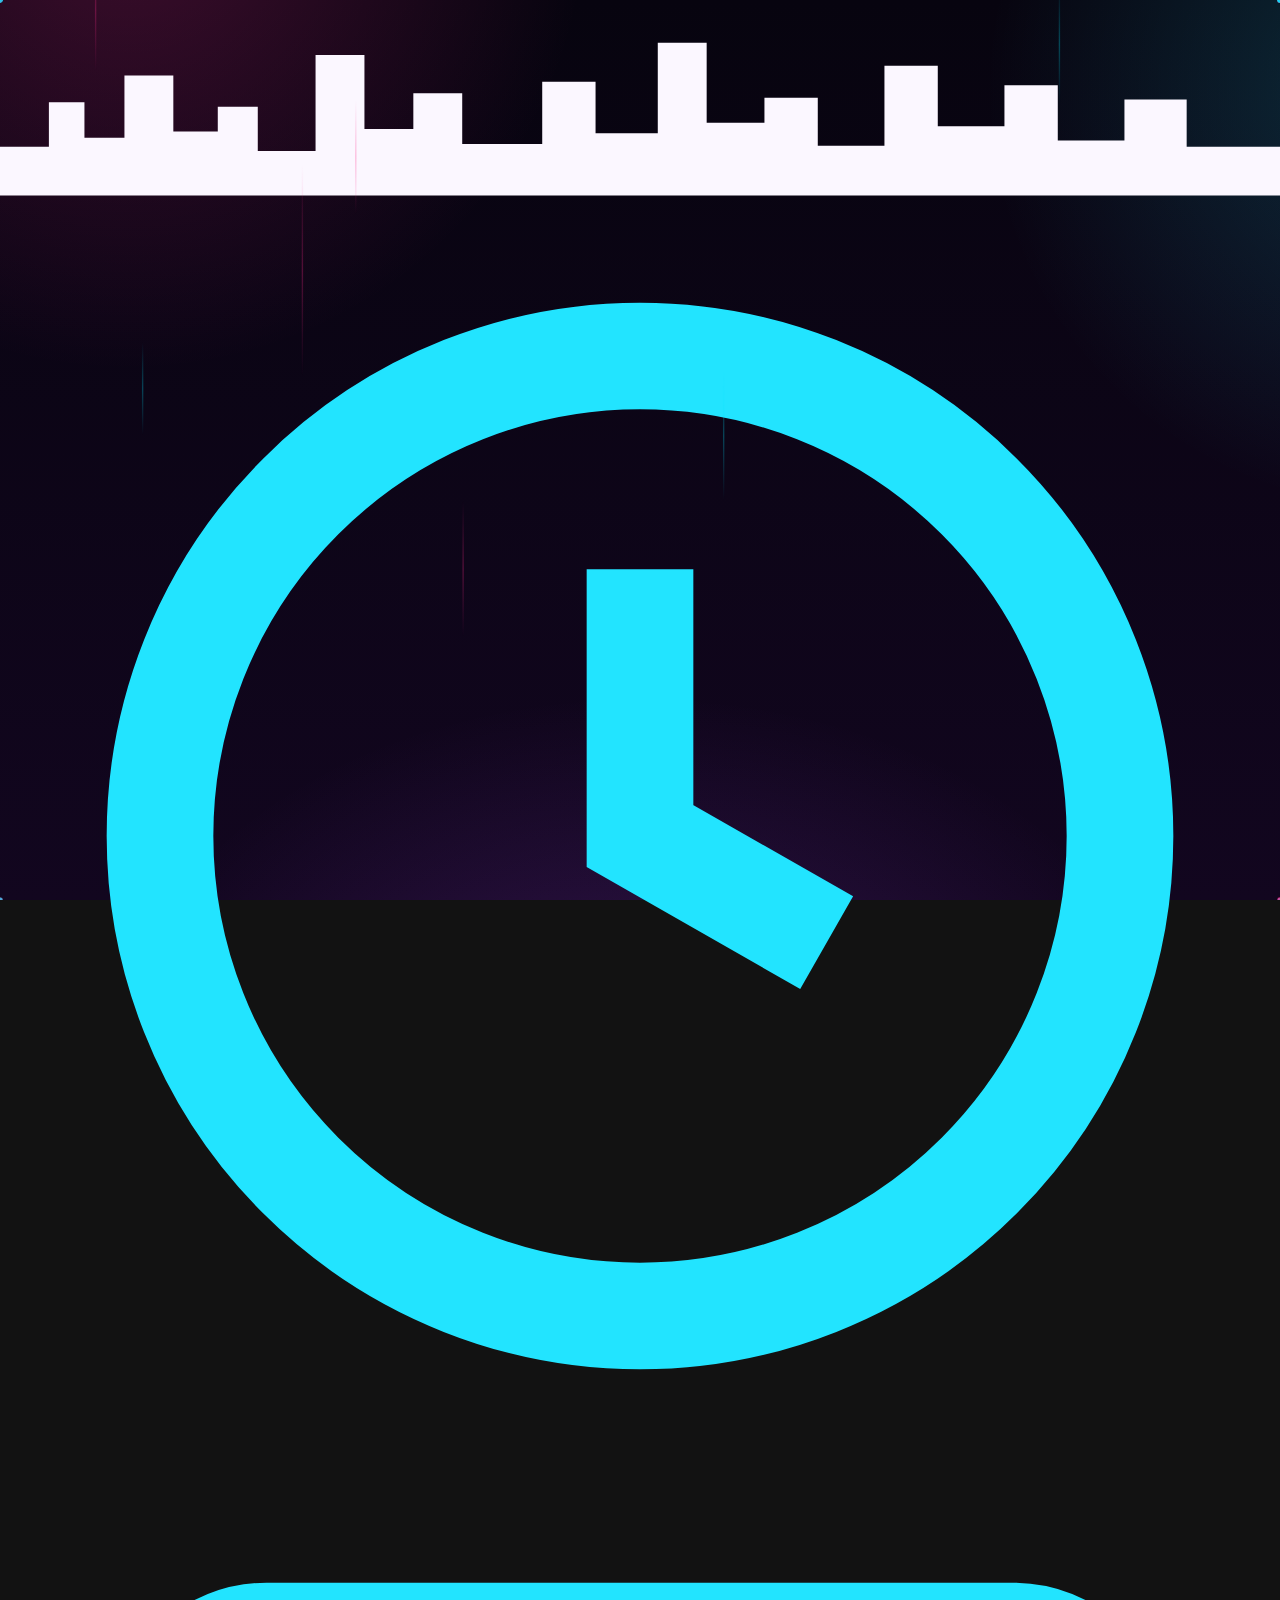
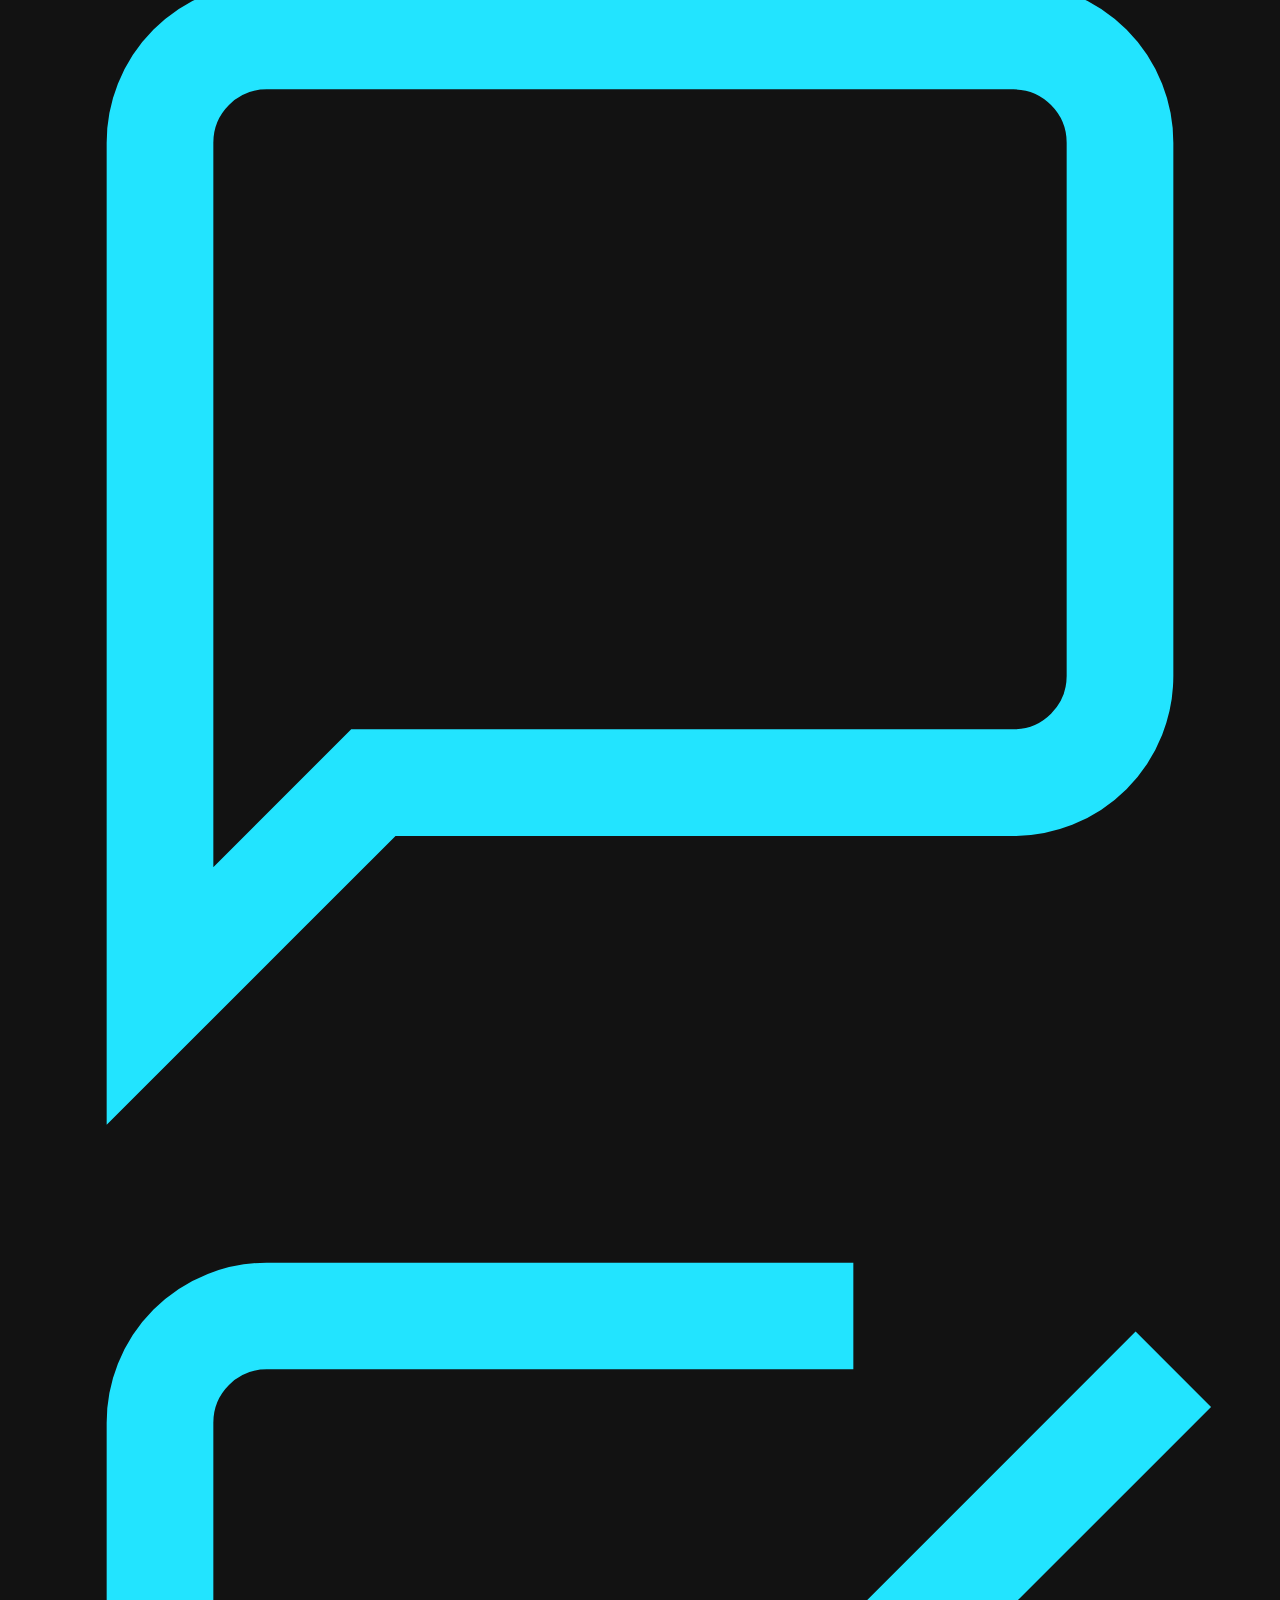
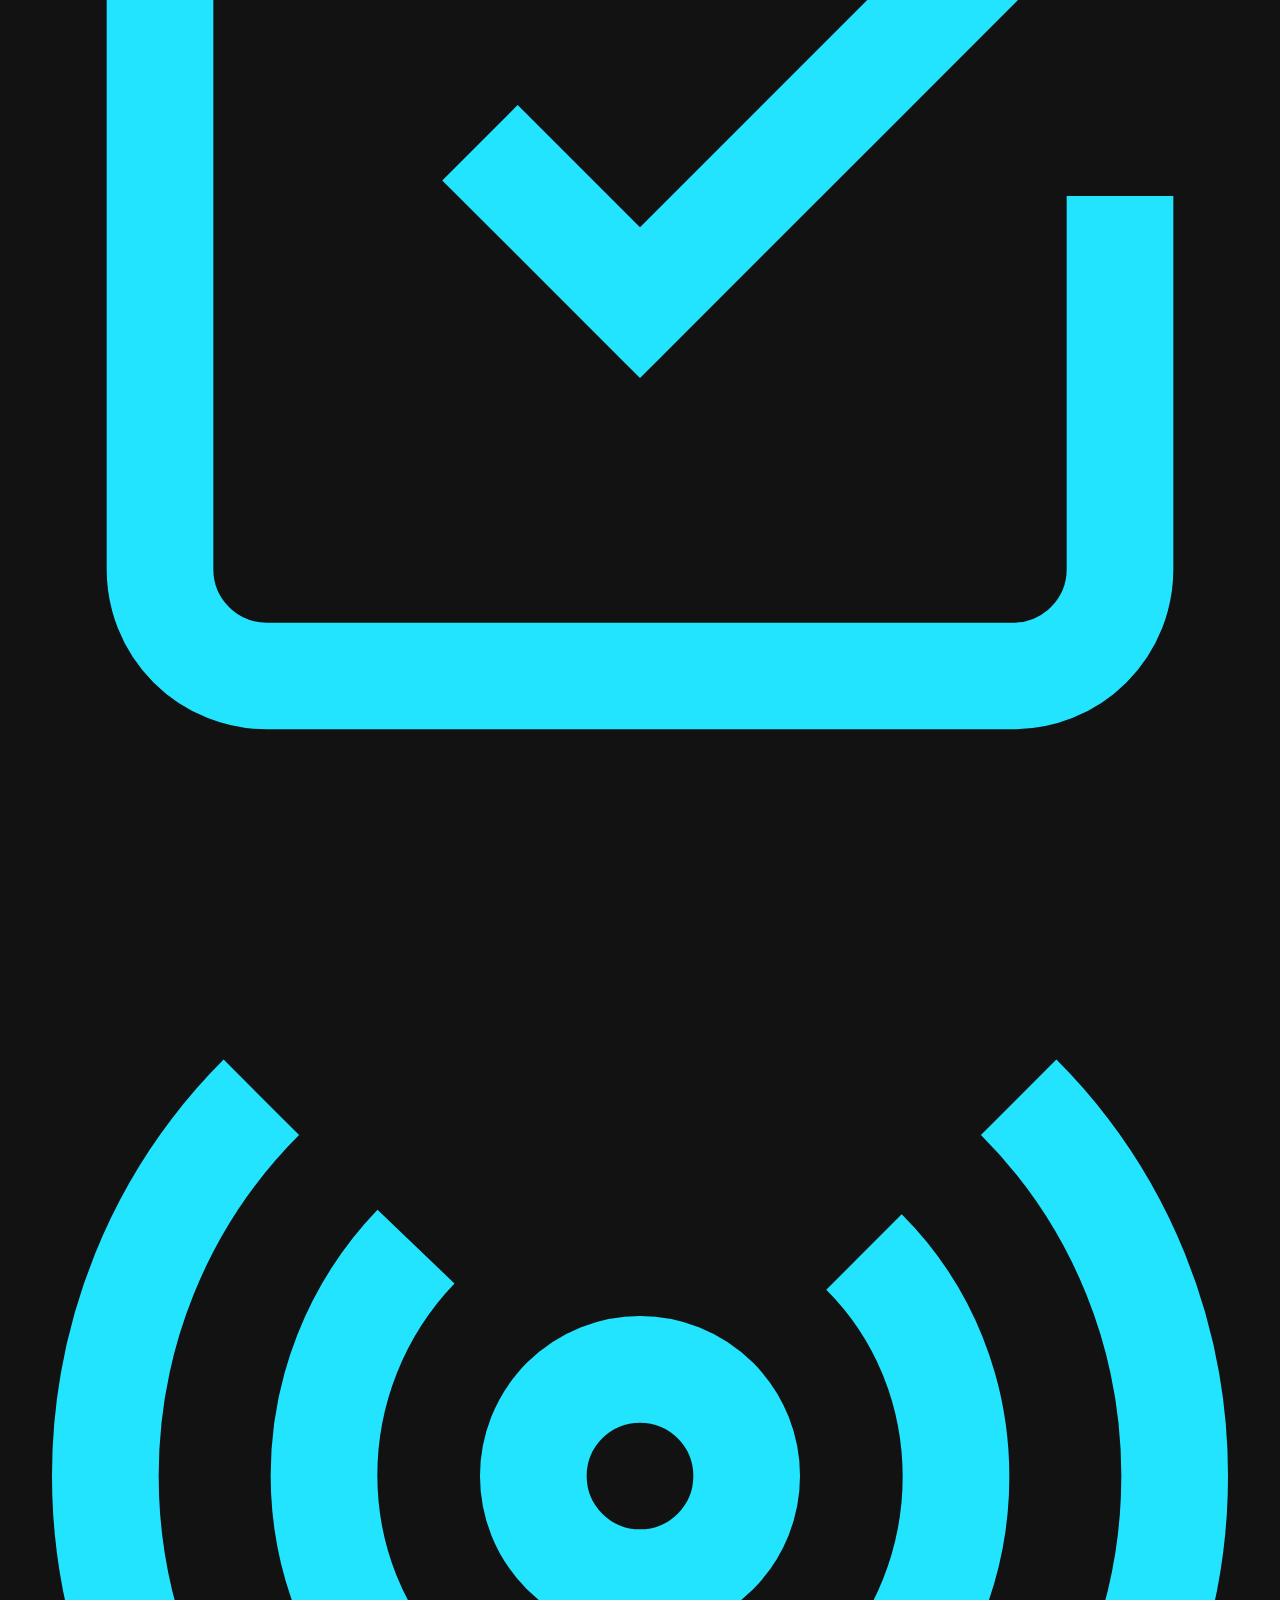
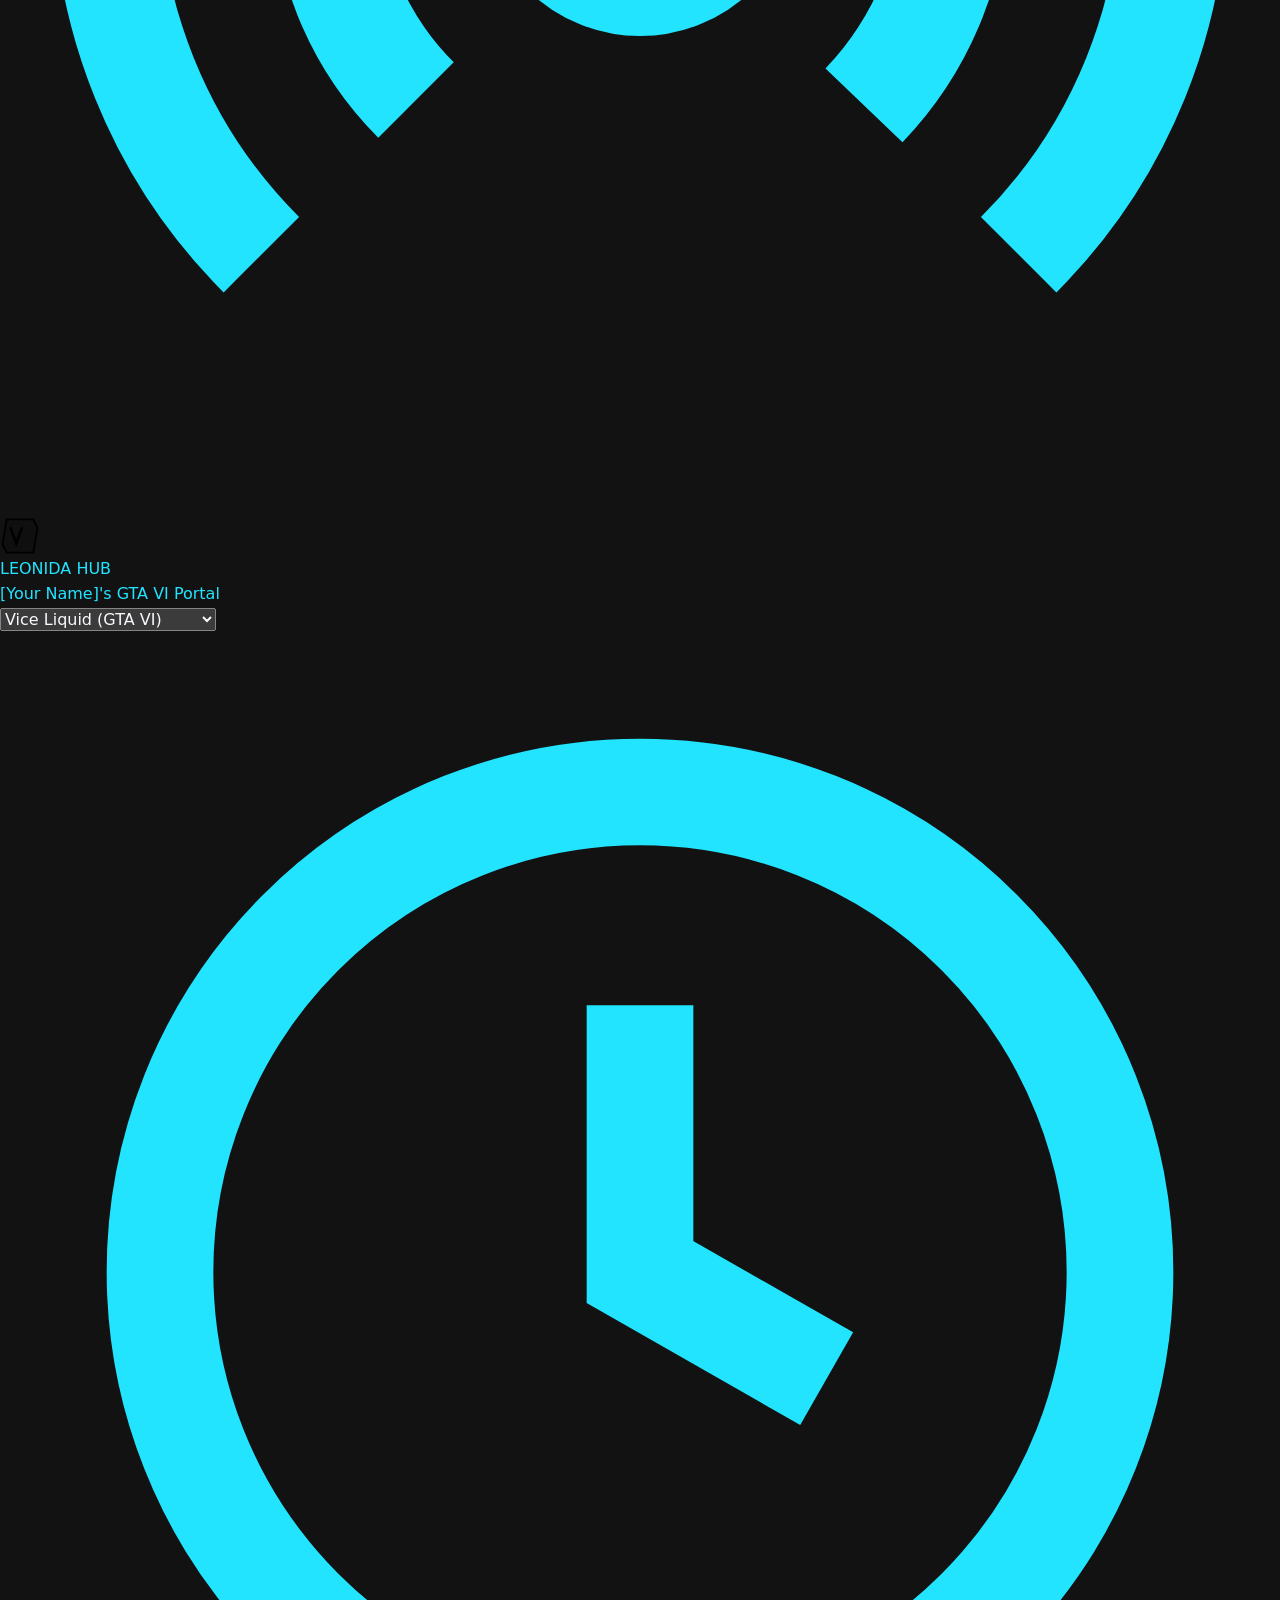
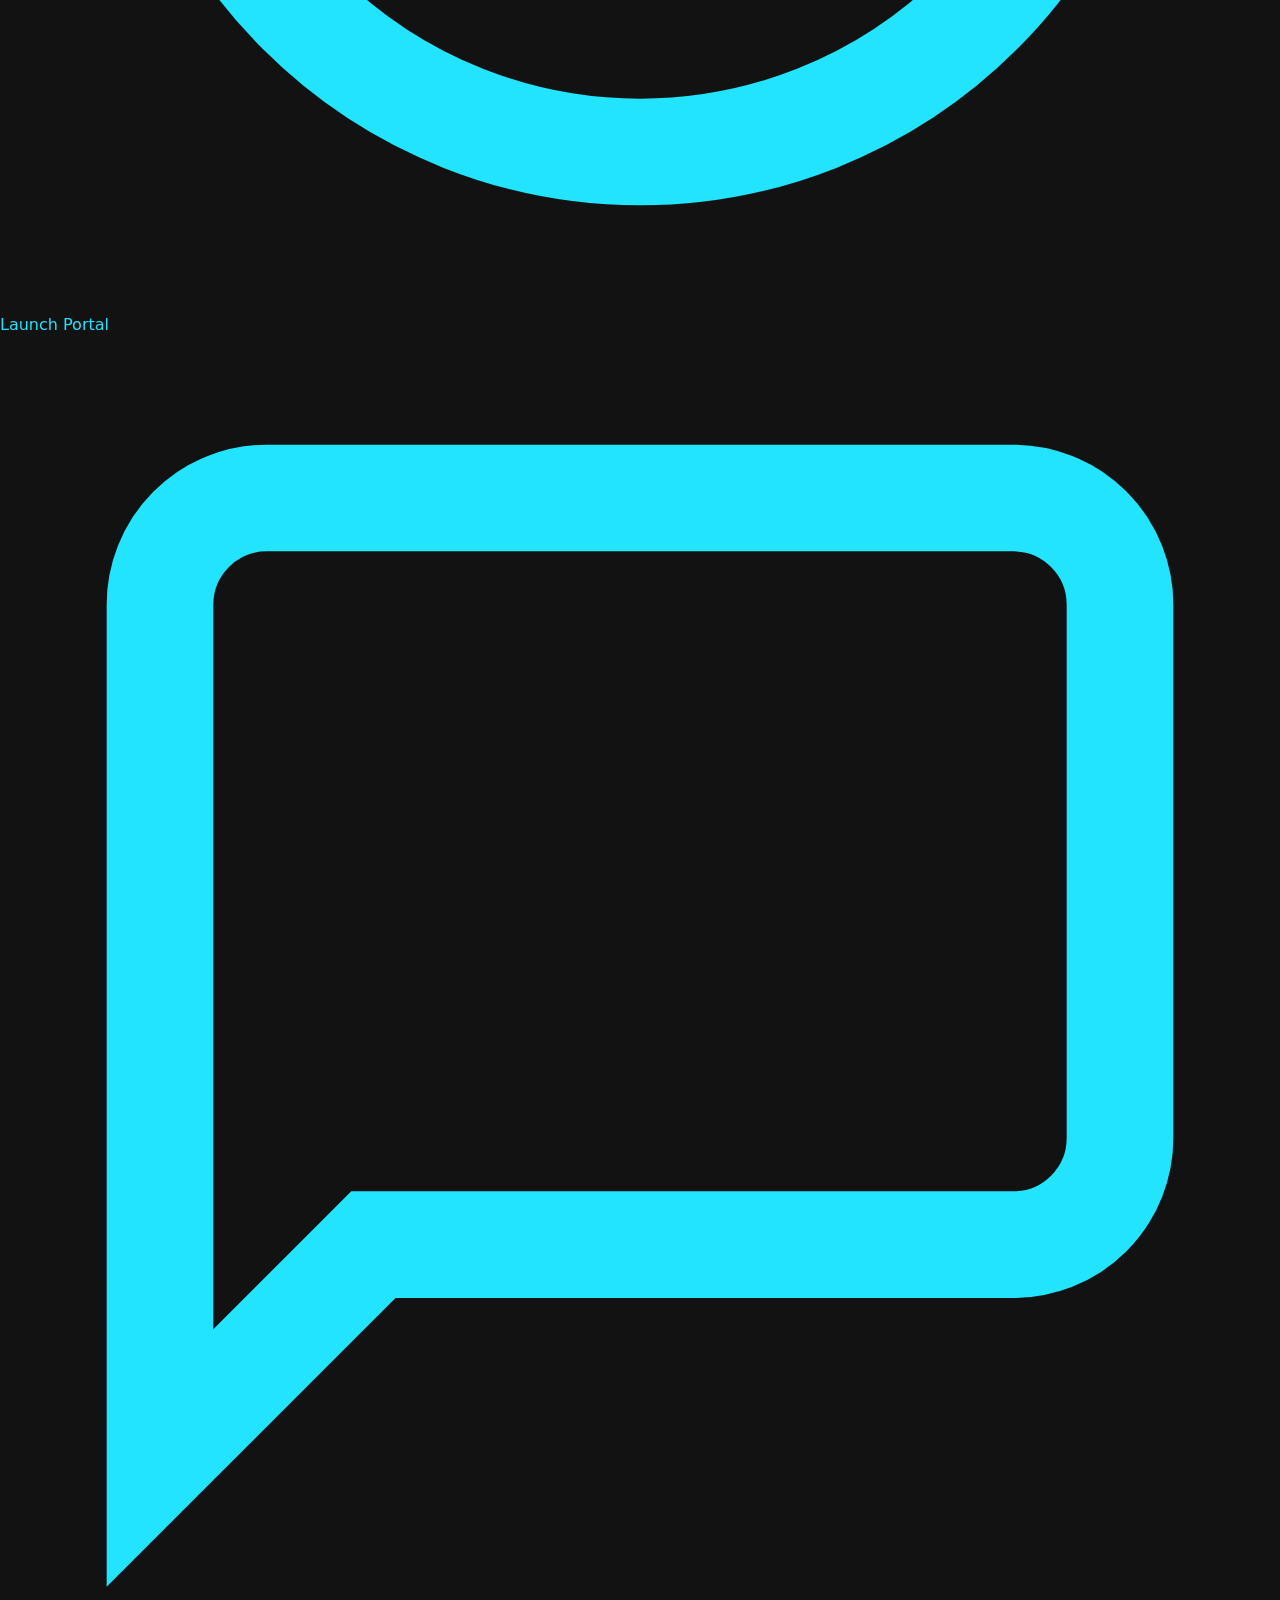
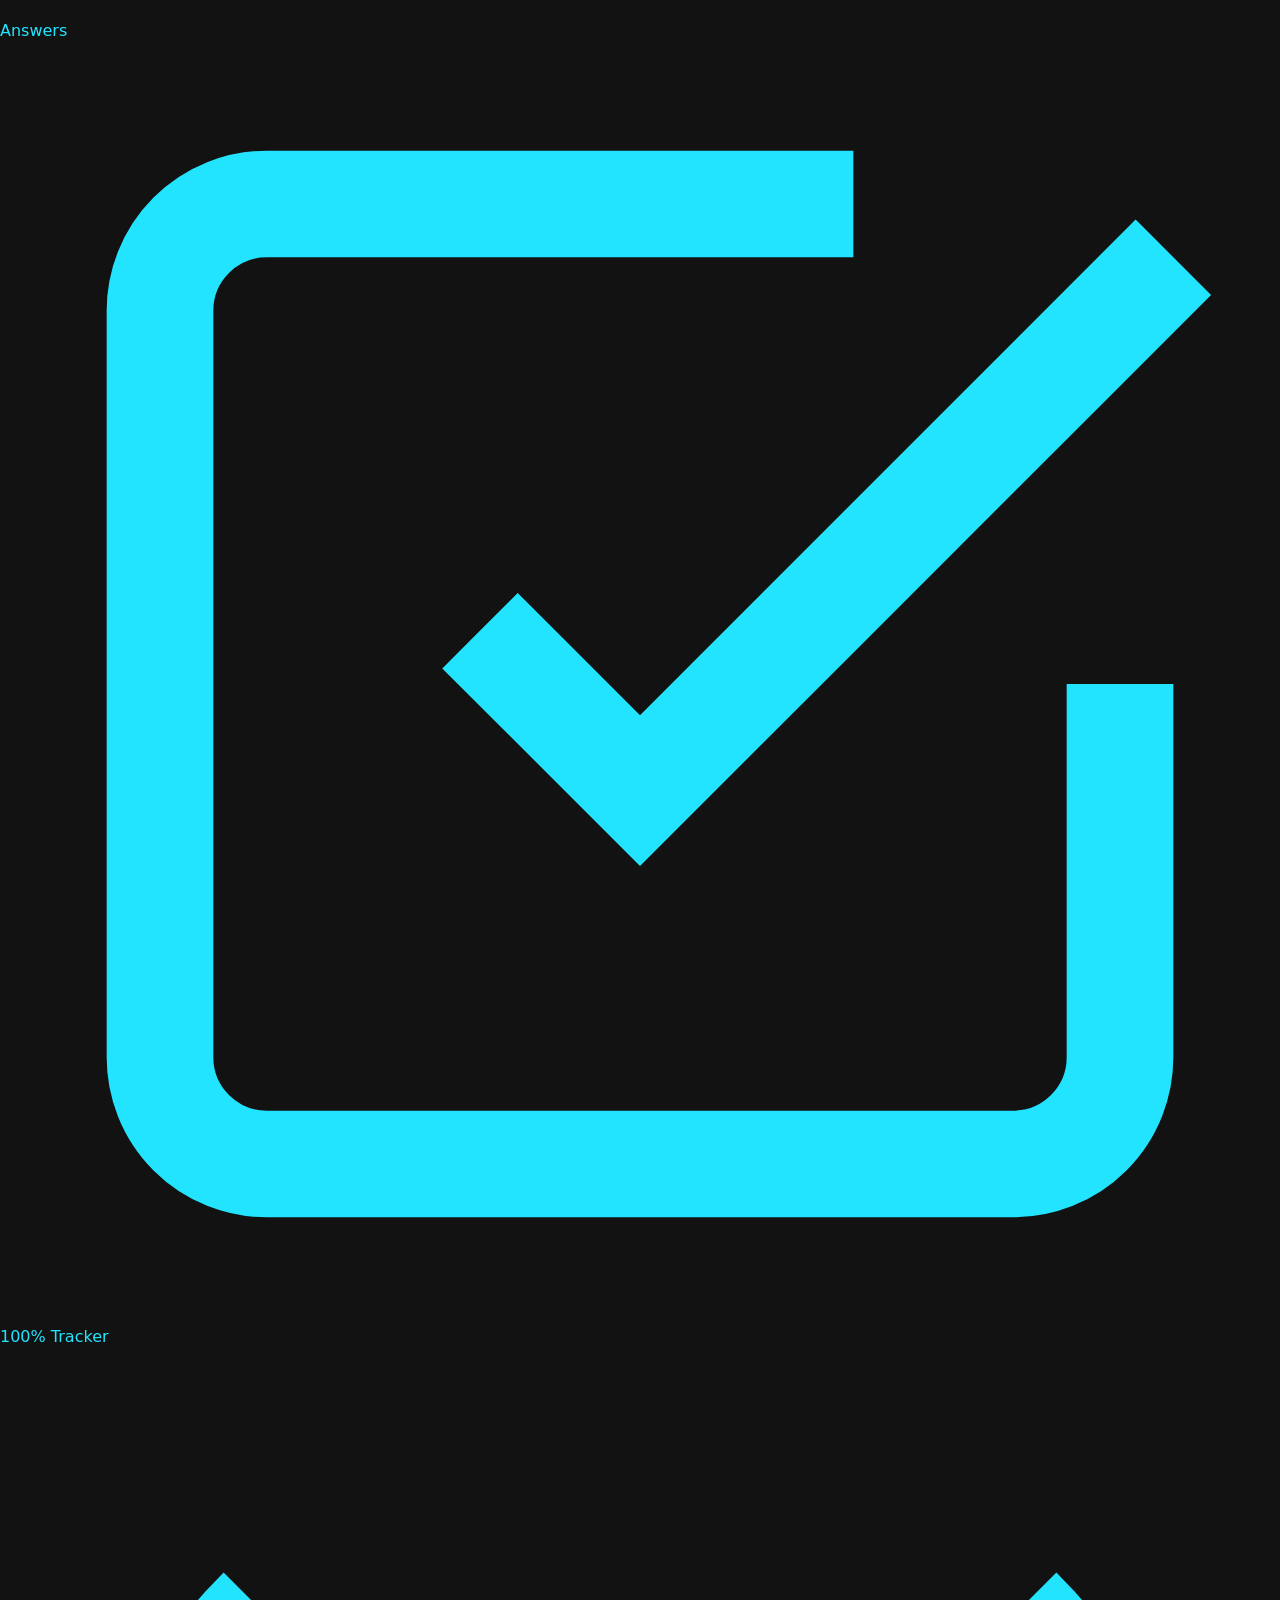
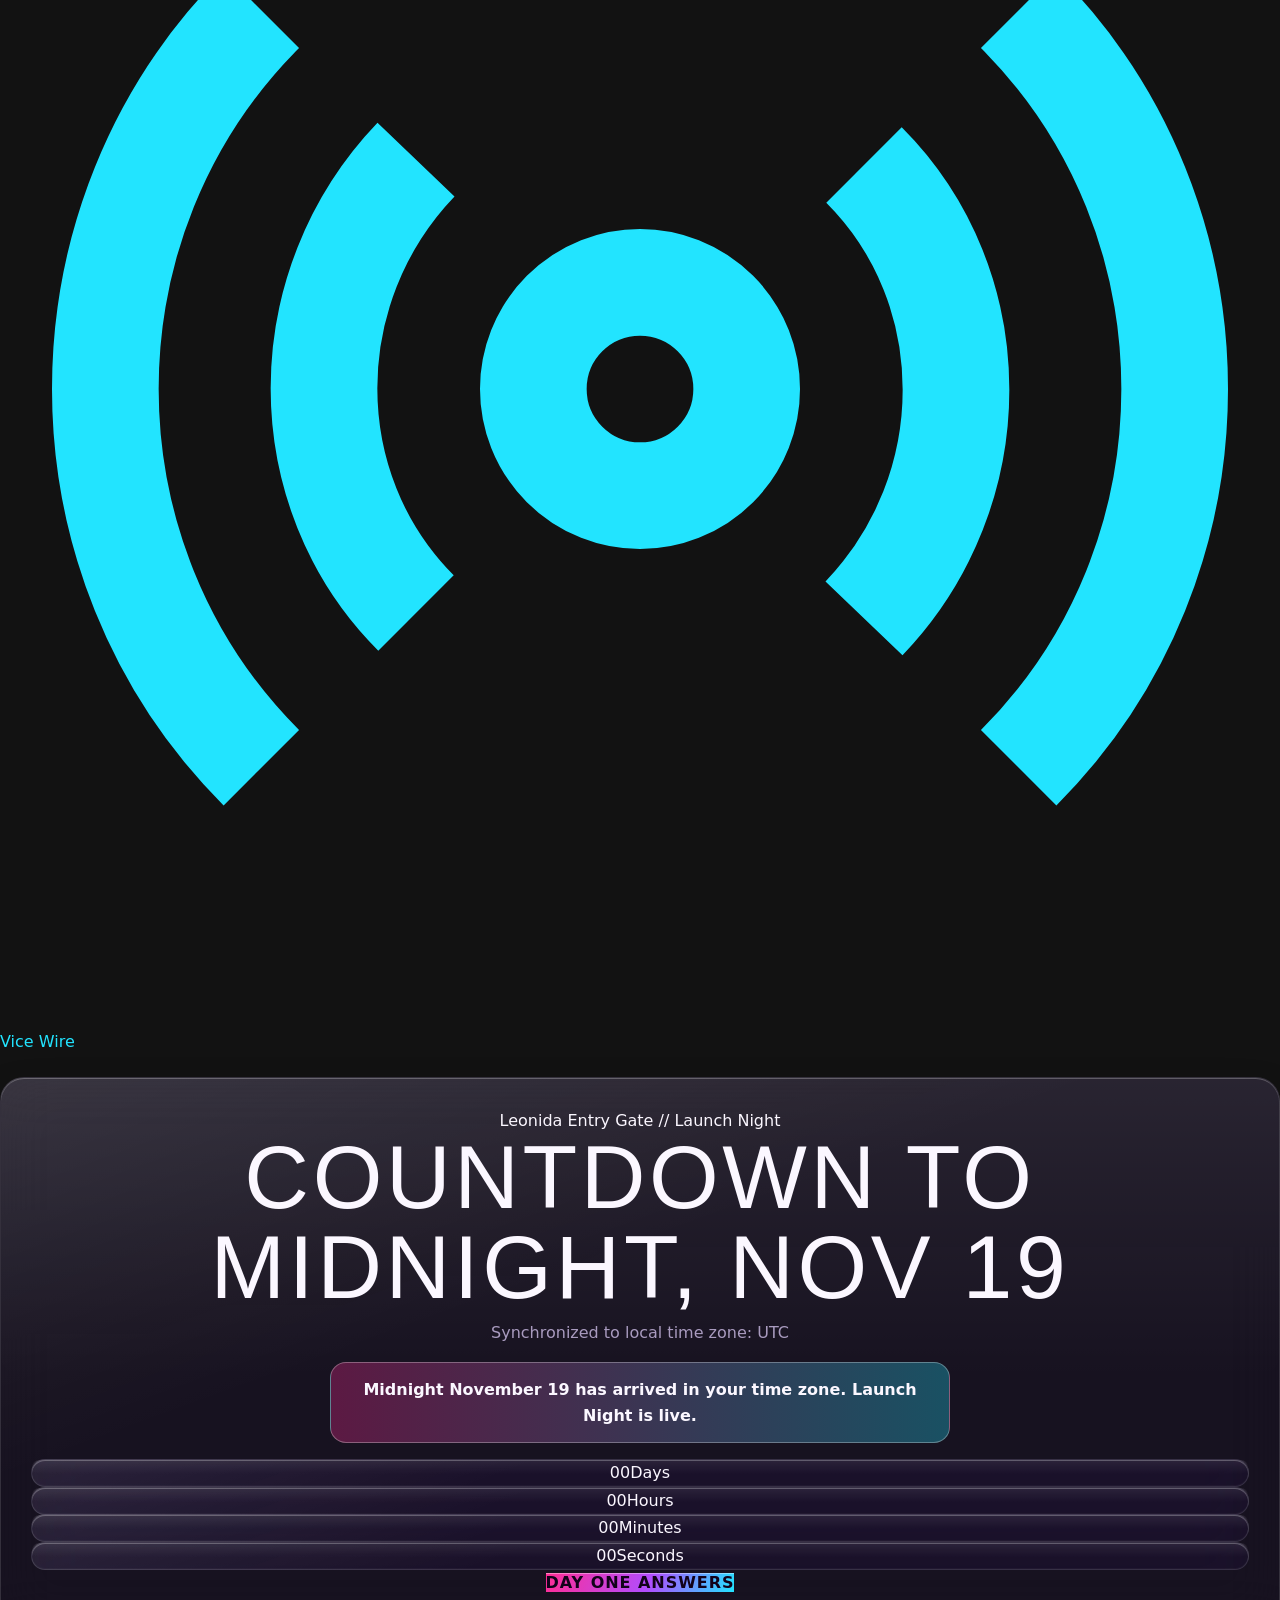
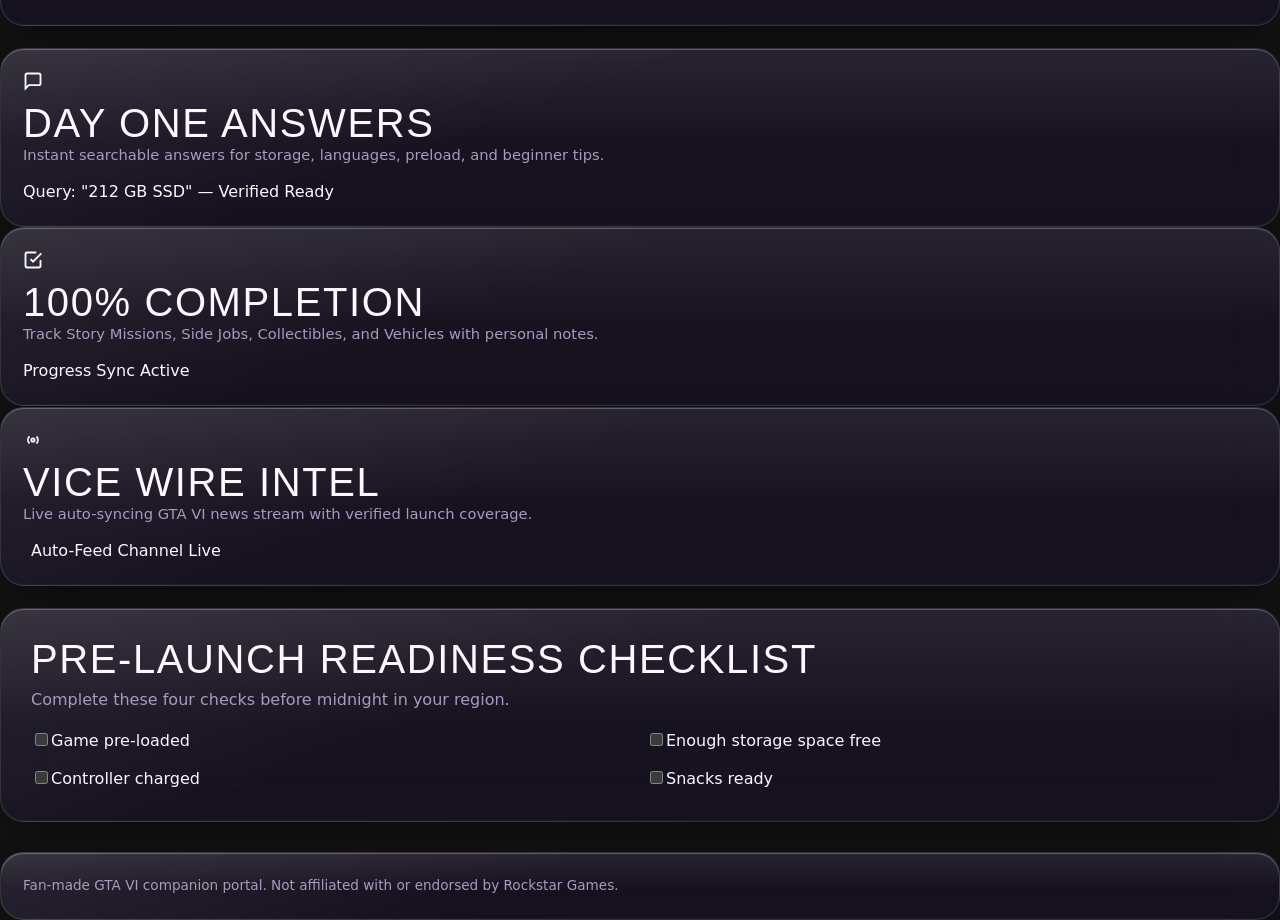
<file: google-site-verification: googlef089e7fc35ced6ce.html>
<!DOCTYPE html>
<html lang="en" data-theme="vice">
<head>
  <meta charset="UTF-8" />
  <meta name="viewport" content="width=device-width, initial-scale=1.0" />
  <title>GTA VI Hub — Launch Night Portal & Countdown</title>
  <meta name="description" content="GTA VI Launch Night Portal: live local countdown to midnight November 19, readiness checklist, beginner answers, 100% progress tracker, and live news." />
  <link rel="stylesheet" href="styles.css" />
<meta name="google-site-verification" content="O4TwYkAa6GzF88txdANuos6FdoveGzuBSifSMAbB14E" />
</head>
<body data-page="countdown">
  <div class="wrap page-enter">
    <div id="hud-header-mount"></div>

    <main>
      <section class="card glass glow-card border-beam" style="text-align: center;">
        <div class="beam-ring" aria-hidden="true"></div>
        <span class="tag-chip">Leonida Entry Gate // Launch Night</span>
        <h1 class="display-font shimmer-title">Countdown to Midnight, Nov 19</h1>
        <p id="tz-label" class="muted">Detecting local time zone...</p>

        <div id="live-banner" class="live-banner">
          Midnight November 19 has arrived in your time zone. Launch Night is live.
        </div>

        <div class="countdown-grid">
          <div class="time-unit glass glow-card" data-tilt><span id="cd-d" class="time-val">00</span><span class="time-lbl">Days</span></div>
          <div class="time-unit glass glow-card" data-tilt><span id="cd-h" class="time-val">00</span><span class="time-lbl">Hours</span></div>
          <div class="time-unit glass glow-card" data-tilt><span id="cd-m" class="time-val">00</span><span class="time-lbl">Minutes</span></div>
          <div class="time-unit glass glow-card" data-tilt><span id="cd-s" class="time-val">00</span><span class="time-lbl">Seconds</span></div>
        </div>

        <a href="answers.html" data-nav class="btn-primary">Day One Answers</a>
      </section>

      <!-- 21st.dev Style 3D Tilt Bento Grid -->
      <section class="bento-grid" aria-label="Interactive modules">
        <a href="answers.html" data-nav class="bento-tile glass glow-card" data-tilt>
          <div class="portal-icon">
            <svg width="20" height="20" viewBox="0 0 24 24" fill="none" stroke="currentColor" stroke-width="2.2"><path d="M21 15a2 2 0 0 1-2 2H7l-4 4V5a2 2 0 0 1 2-2h14a2 2 0 0 1 2 2z"/></svg>
          </div>
          <div>
            <h2 class="display-font">Day One Answers</h2>
            <p class="muted" style="margin:0;">Instant searchable answers for storage, languages, preload, and beginner tips.</p>
          </div>
          <div class="bento-preview">
            <span>Query: "212 GB SSD" — Verified Ready</span>
          </div>
        </a>

        <a href="tracker.html" data-nav class="bento-tile glass glow-card" data-tilt>
          <div class="portal-icon">
            <svg width="20" height="20" viewBox="0 0 24 24" fill="none" stroke="currentColor" stroke-width="2.2"><polyline points="9 11 12 14 22 4"/><path d="M21 12v7a2 2 0 0 1-2 2H5a2 2 0 0 1-2-2V5a2 2 0 0 1 2-2h11"/></svg>
          </div>
          <div>
            <h2 class="display-font">100% Completion</h2>
            <p class="muted" style="margin:0;">Track Story Missions, Side Jobs, Collectibles, and Vehicles with personal notes.</p>
          </div>
          <div class="bento-preview">
            <span>Progress Sync Active</span>
            <div class="mini-bar"><div class="mini-bar-fill"></div></div>
          </div>
        </a>

        <a href="news.html" data-nav class="bento-tile glass glow-card" data-tilt>
          <div class="portal-icon">
            <svg width="20" height="20" viewBox="0 0 24 24" fill="none" stroke="currentColor" stroke-width="2.2"><circle cx="12" cy="12" r="2"/><path d="M16.2 7.8c2.3 2.3 2.3 6.1 0 8.5"/><path d="M7.8 16.2c-2.3-2.3-2.3-6.1 0-8.5"/></svg>
          </div>
          <div>
            <h2 class="display-font">Vice Wire Intel</h2>
            <p class="muted" style="margin:0;">Live auto-syncing GTA VI news stream with verified launch coverage.</p>
          </div>
          <div class="bento-preview" style="display:flex; align-items:center; gap:8px;">
            <span class="pulse-dot"></span>
            <span>Auto-Feed Channel Live</span>
          </div>
        </a>
      </section>

      <section class="card glass glow-card">
        <h2 class="display-font">Pre-Launch Readiness Checklist</h2>
        <p class="muted">Complete these four checks before midnight in your region.</p>
        <ul class="checklist">
          <li><label class="check-row"><input type="checkbox" data-check="preloaded" /><span>Game pre-loaded</span></label></li>
          <li><label class="check-row"><input type="checkbox" data-check="storage" /><span>Enough storage space free</span></label></li>
          <li><label class="check-row"><input type="checkbox" data-check="controller" /><span>Controller charged</span></label></li>
          <li><label class="check-row"><input type="checkbox" data-check="snacks" /><span>Snacks ready</span></label></li>
        </ul>
      </section>
    </main>

    <footer class="glass">
      Fan-made GTA VI companion portal. Not affiliated with or endorsed by Rockstar Games.
    </footer>
  </div>

  <script src="app.js"></script>
</body>
</html>
</file>
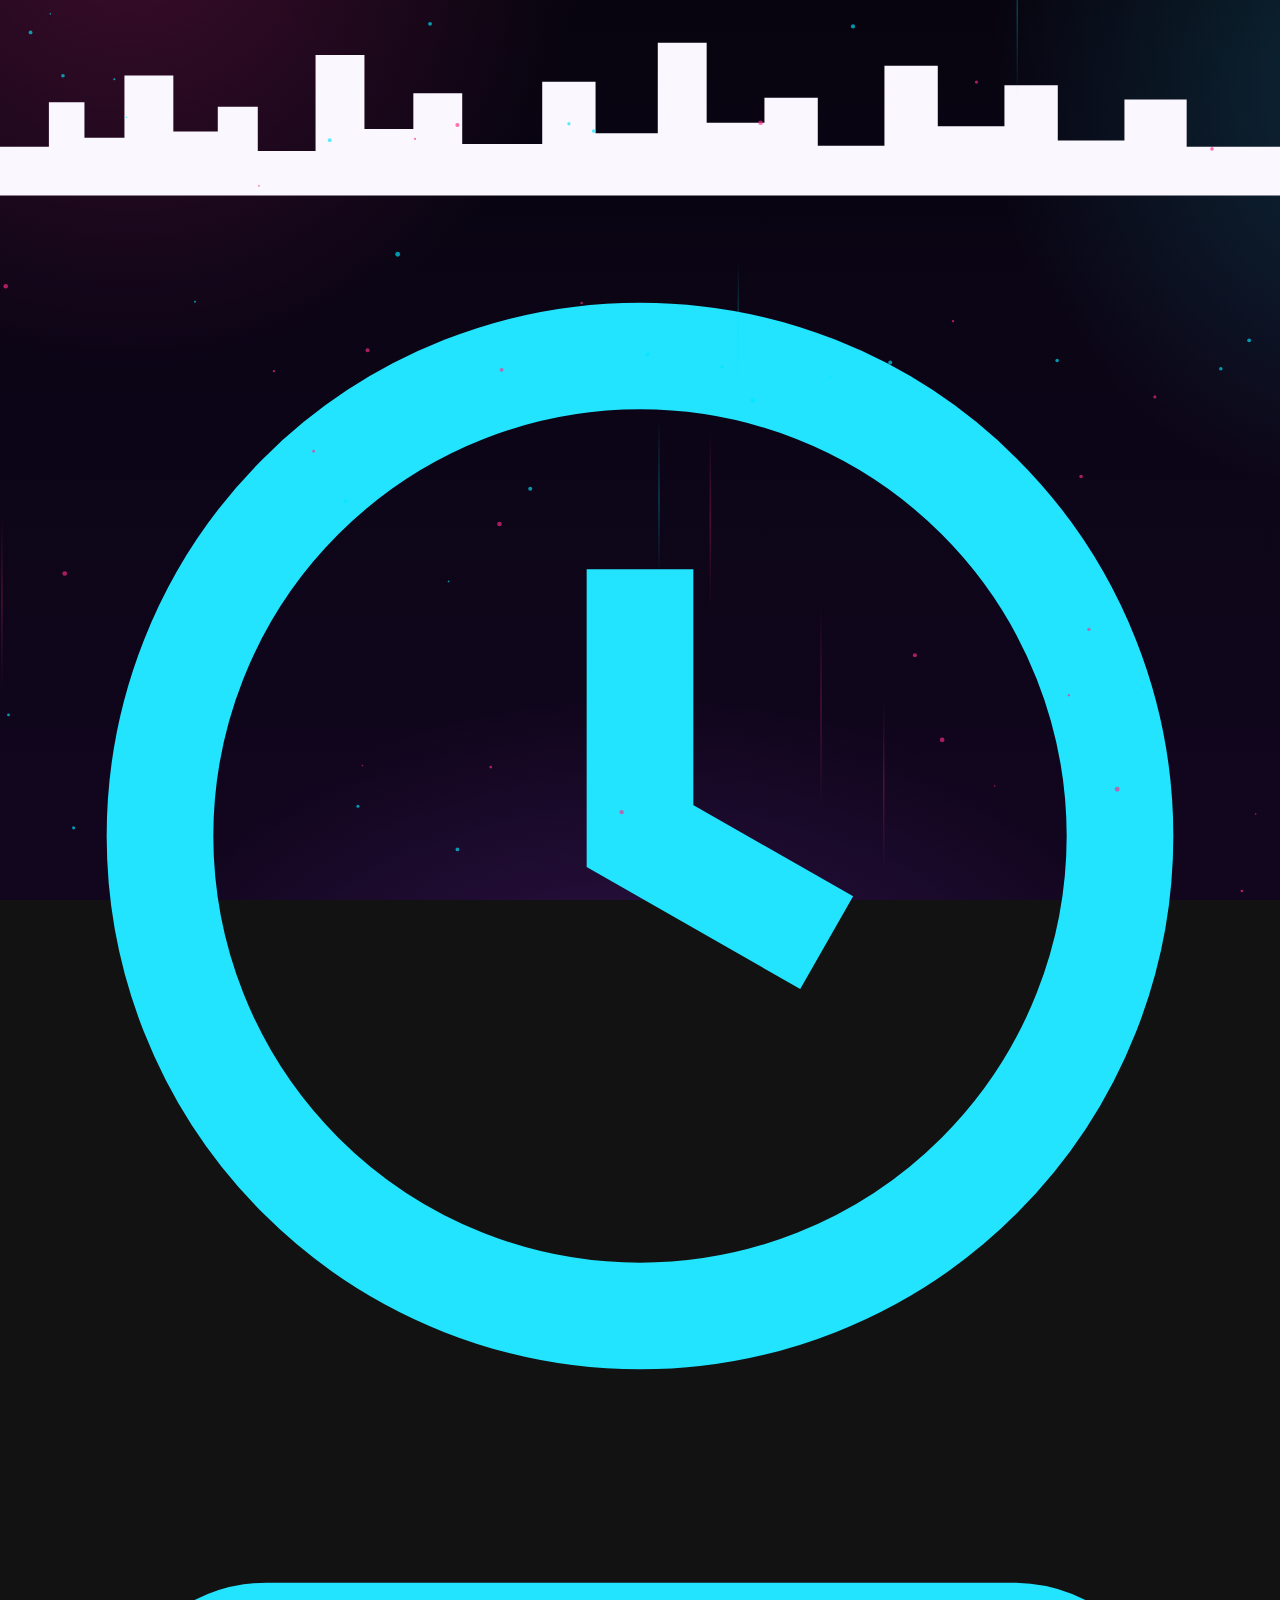
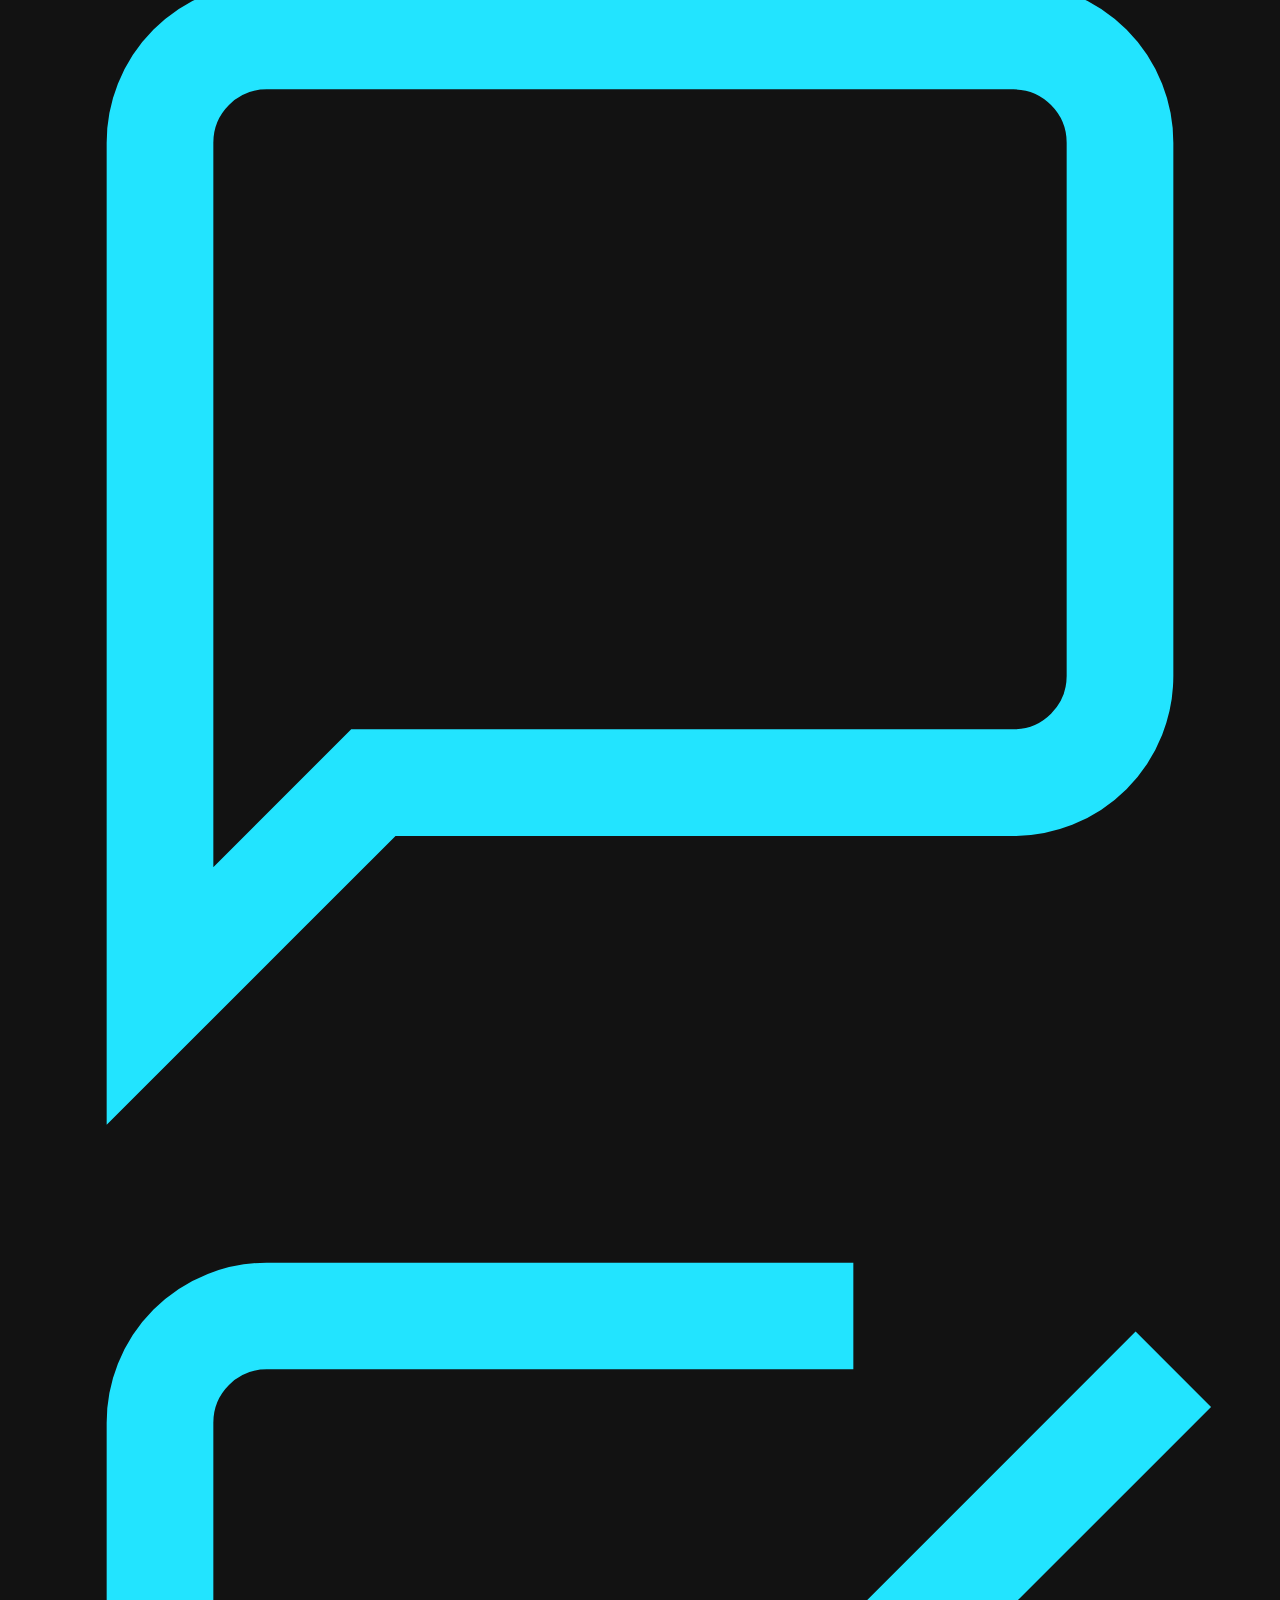
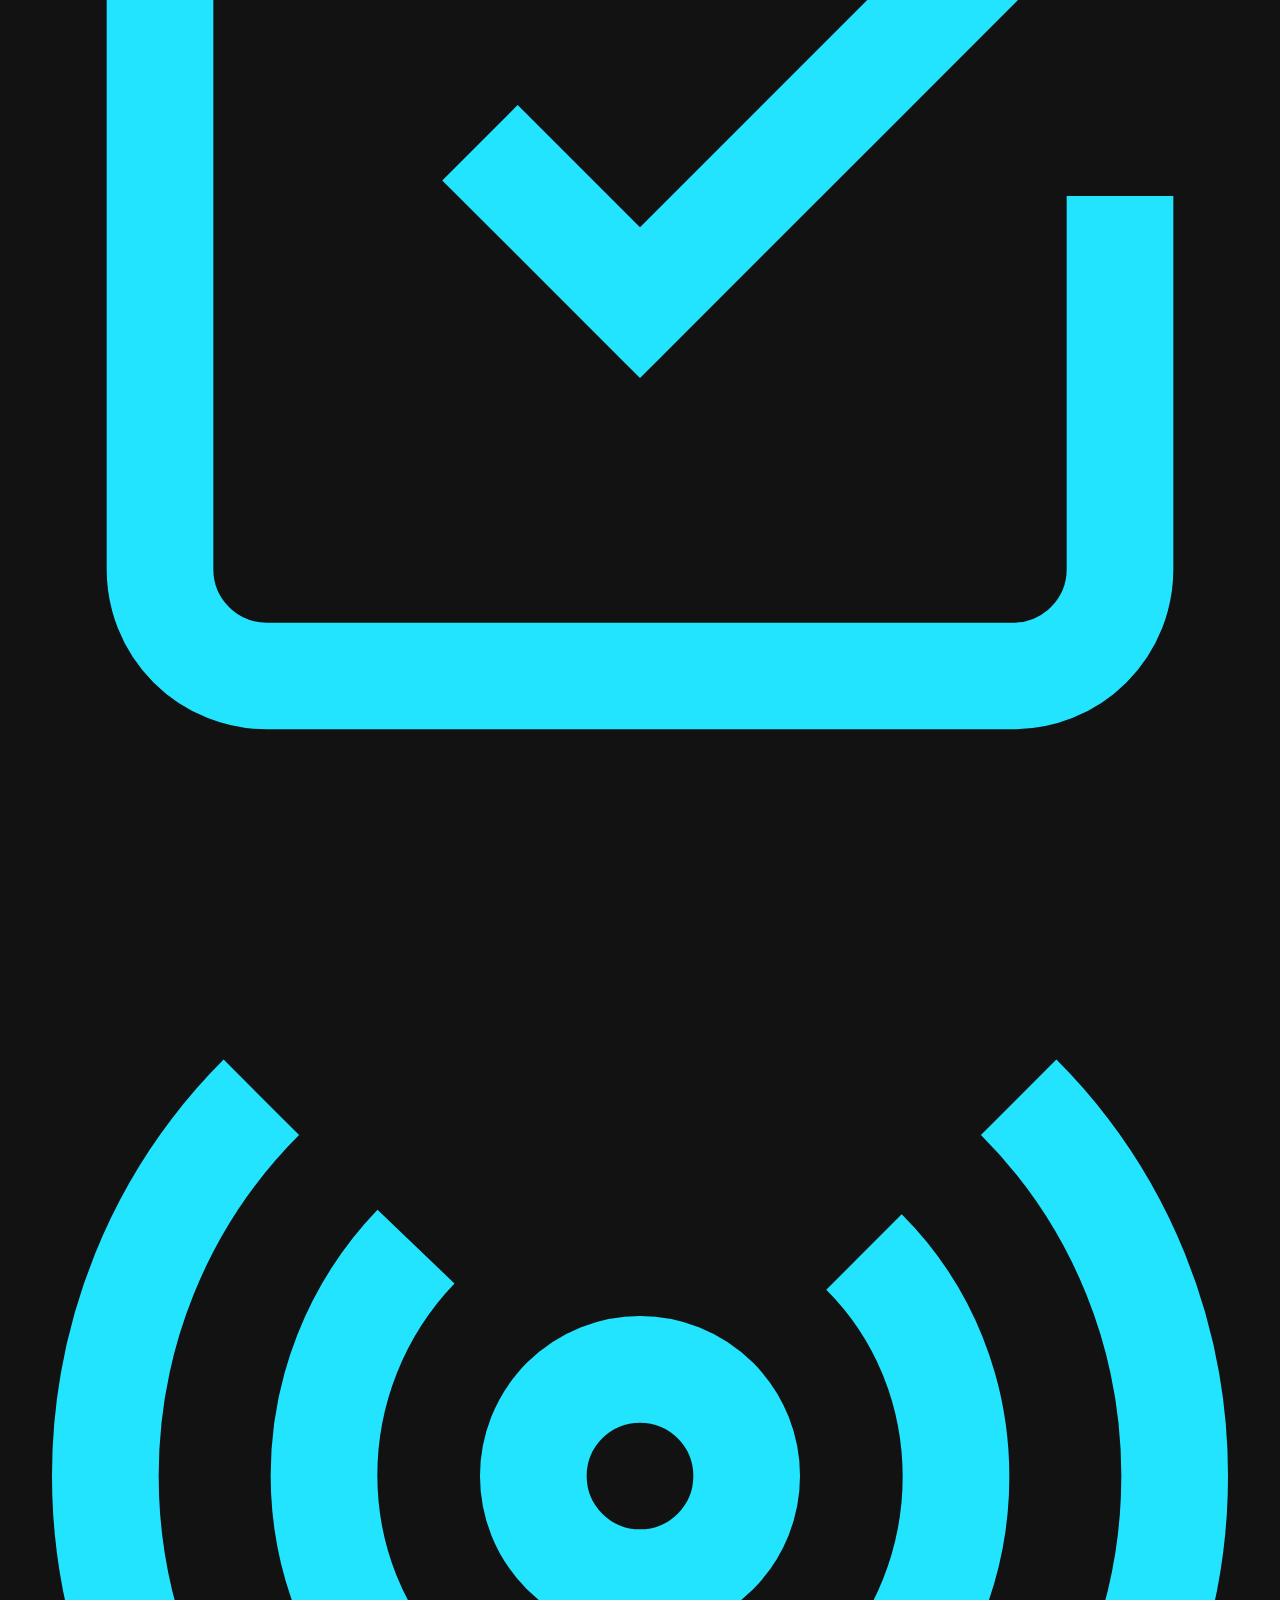
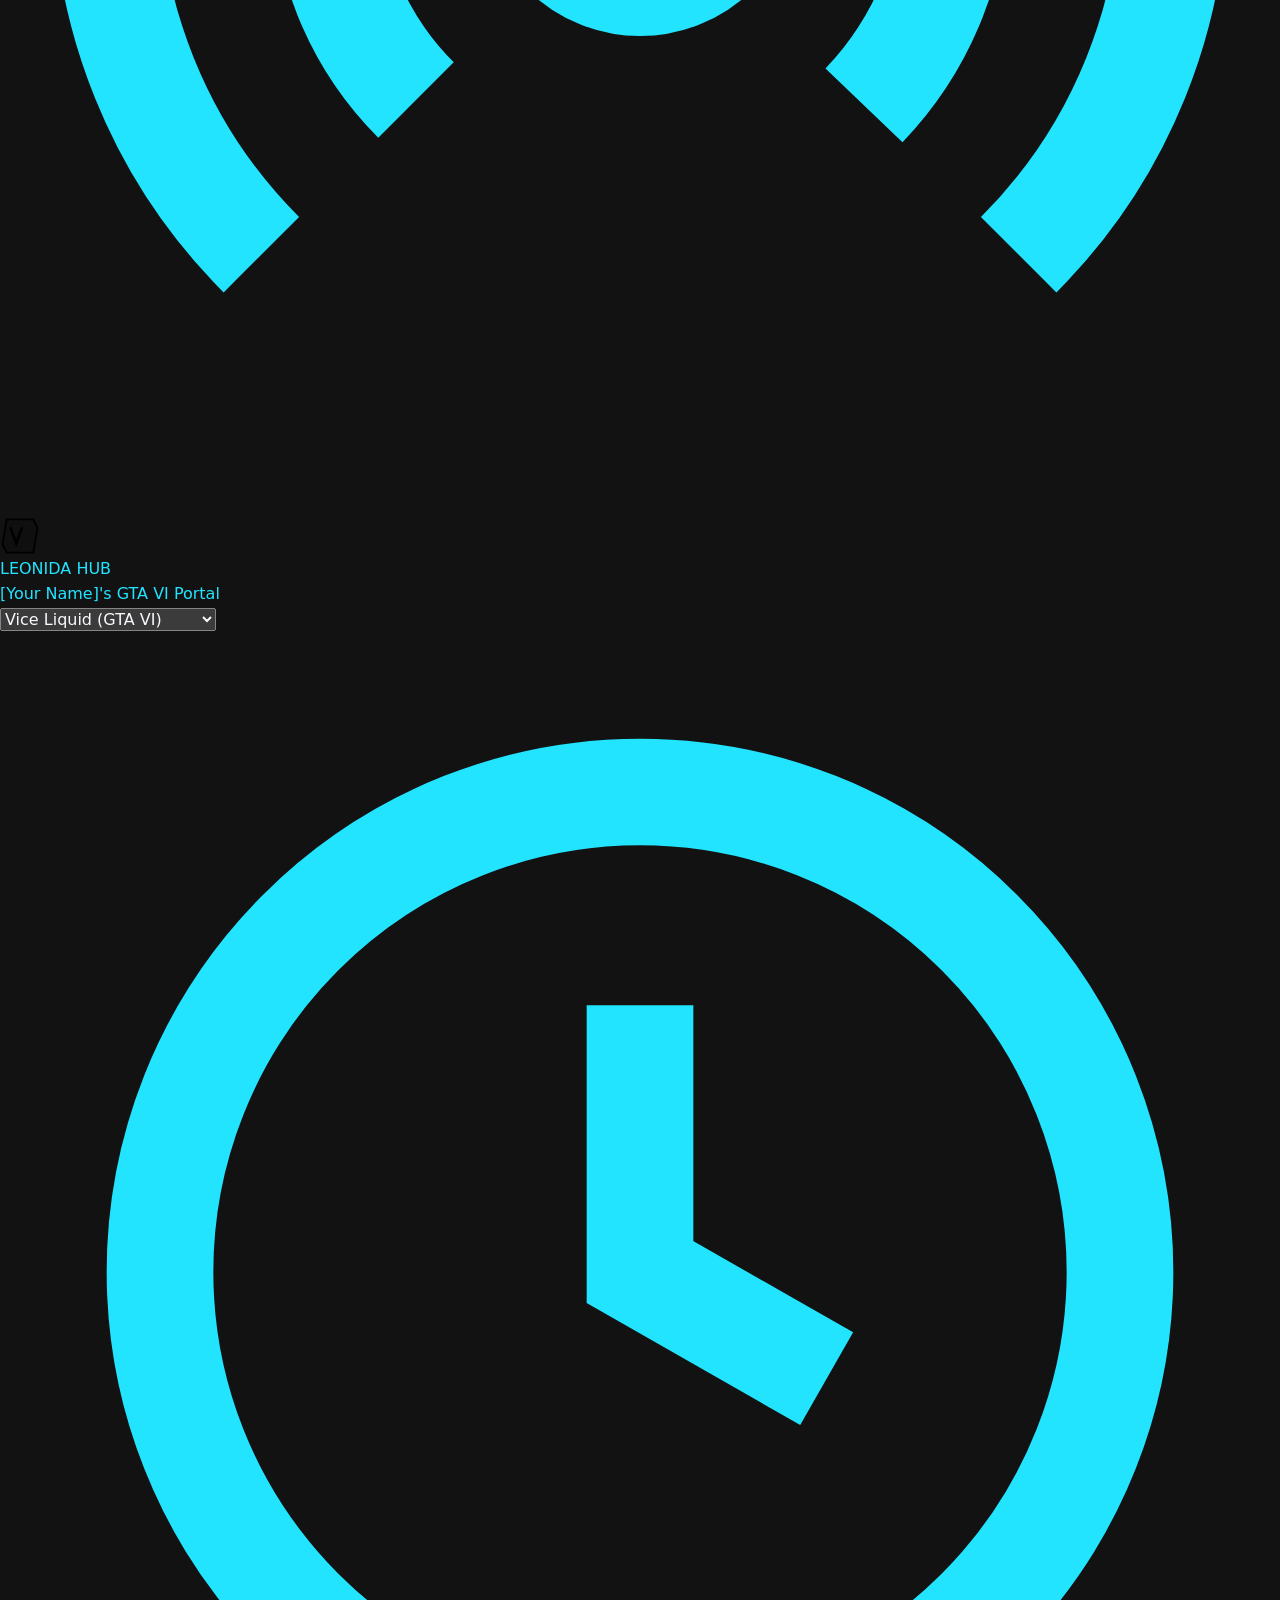
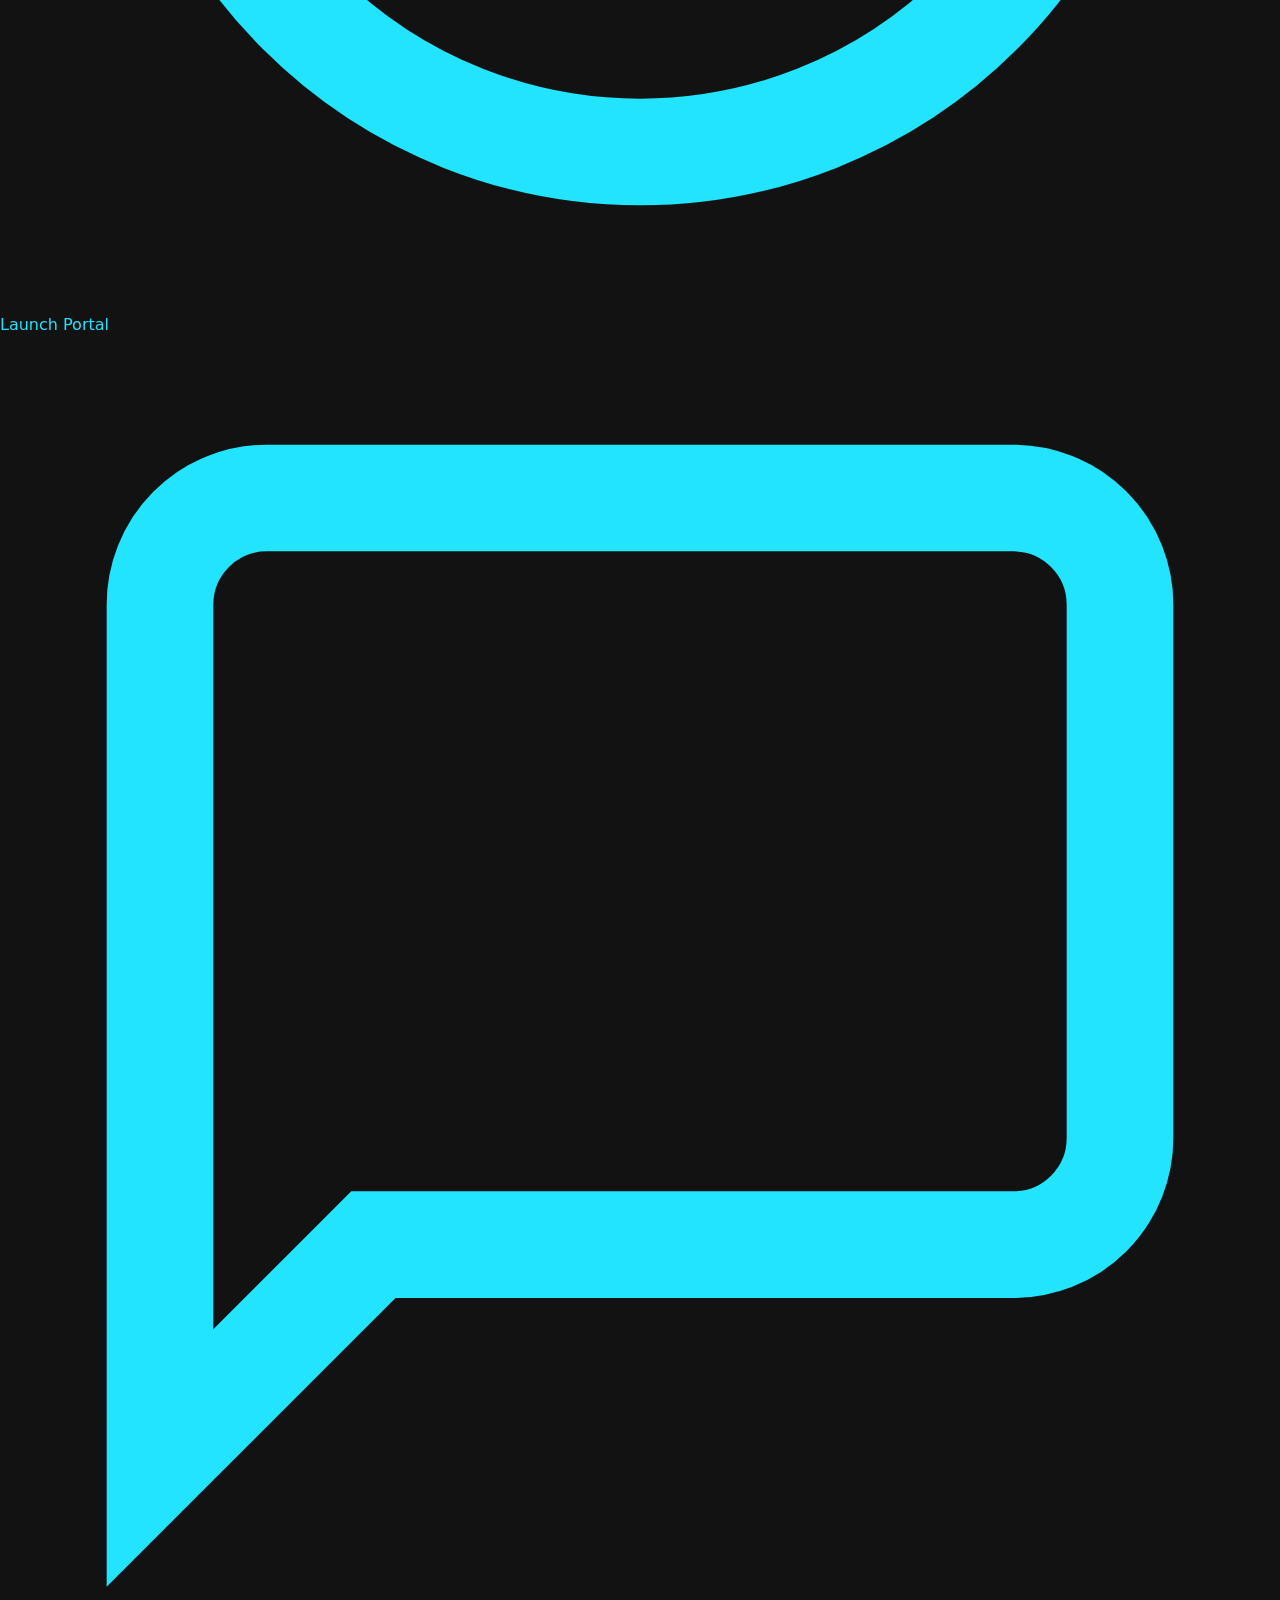
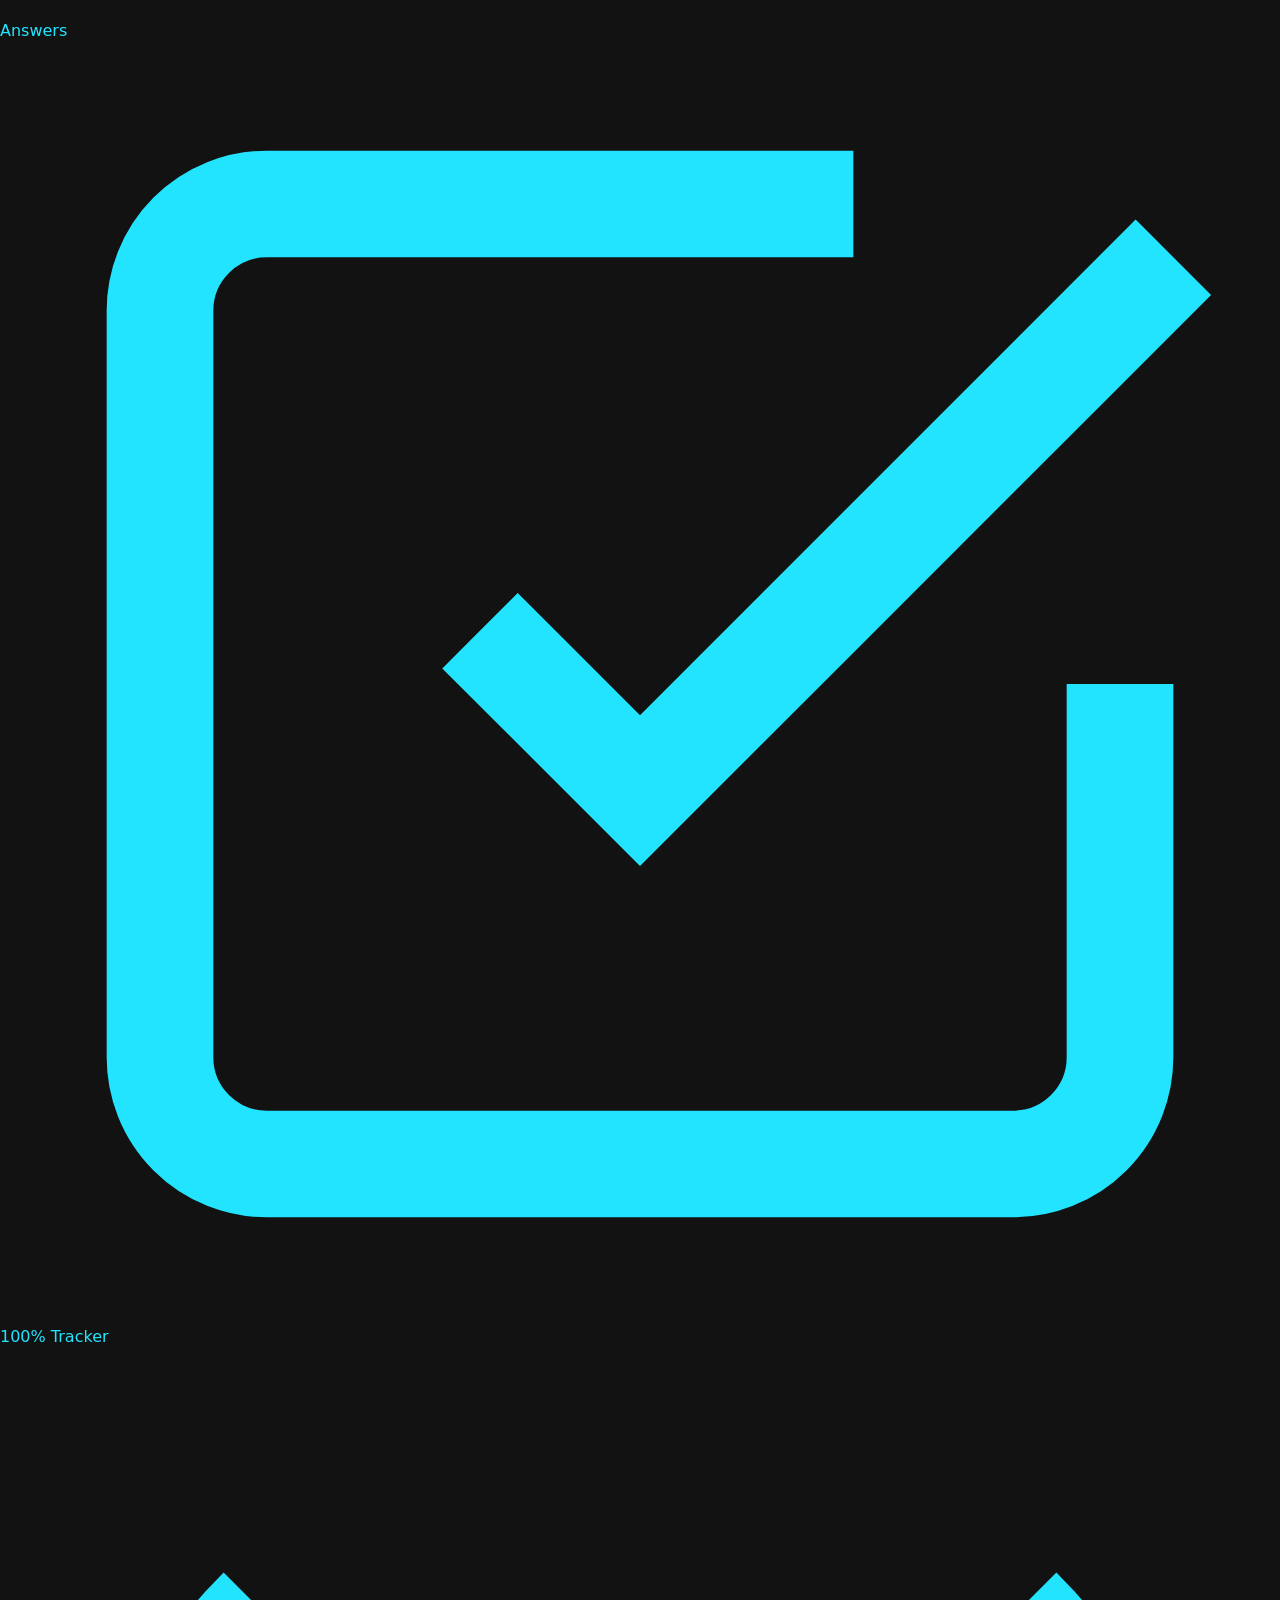
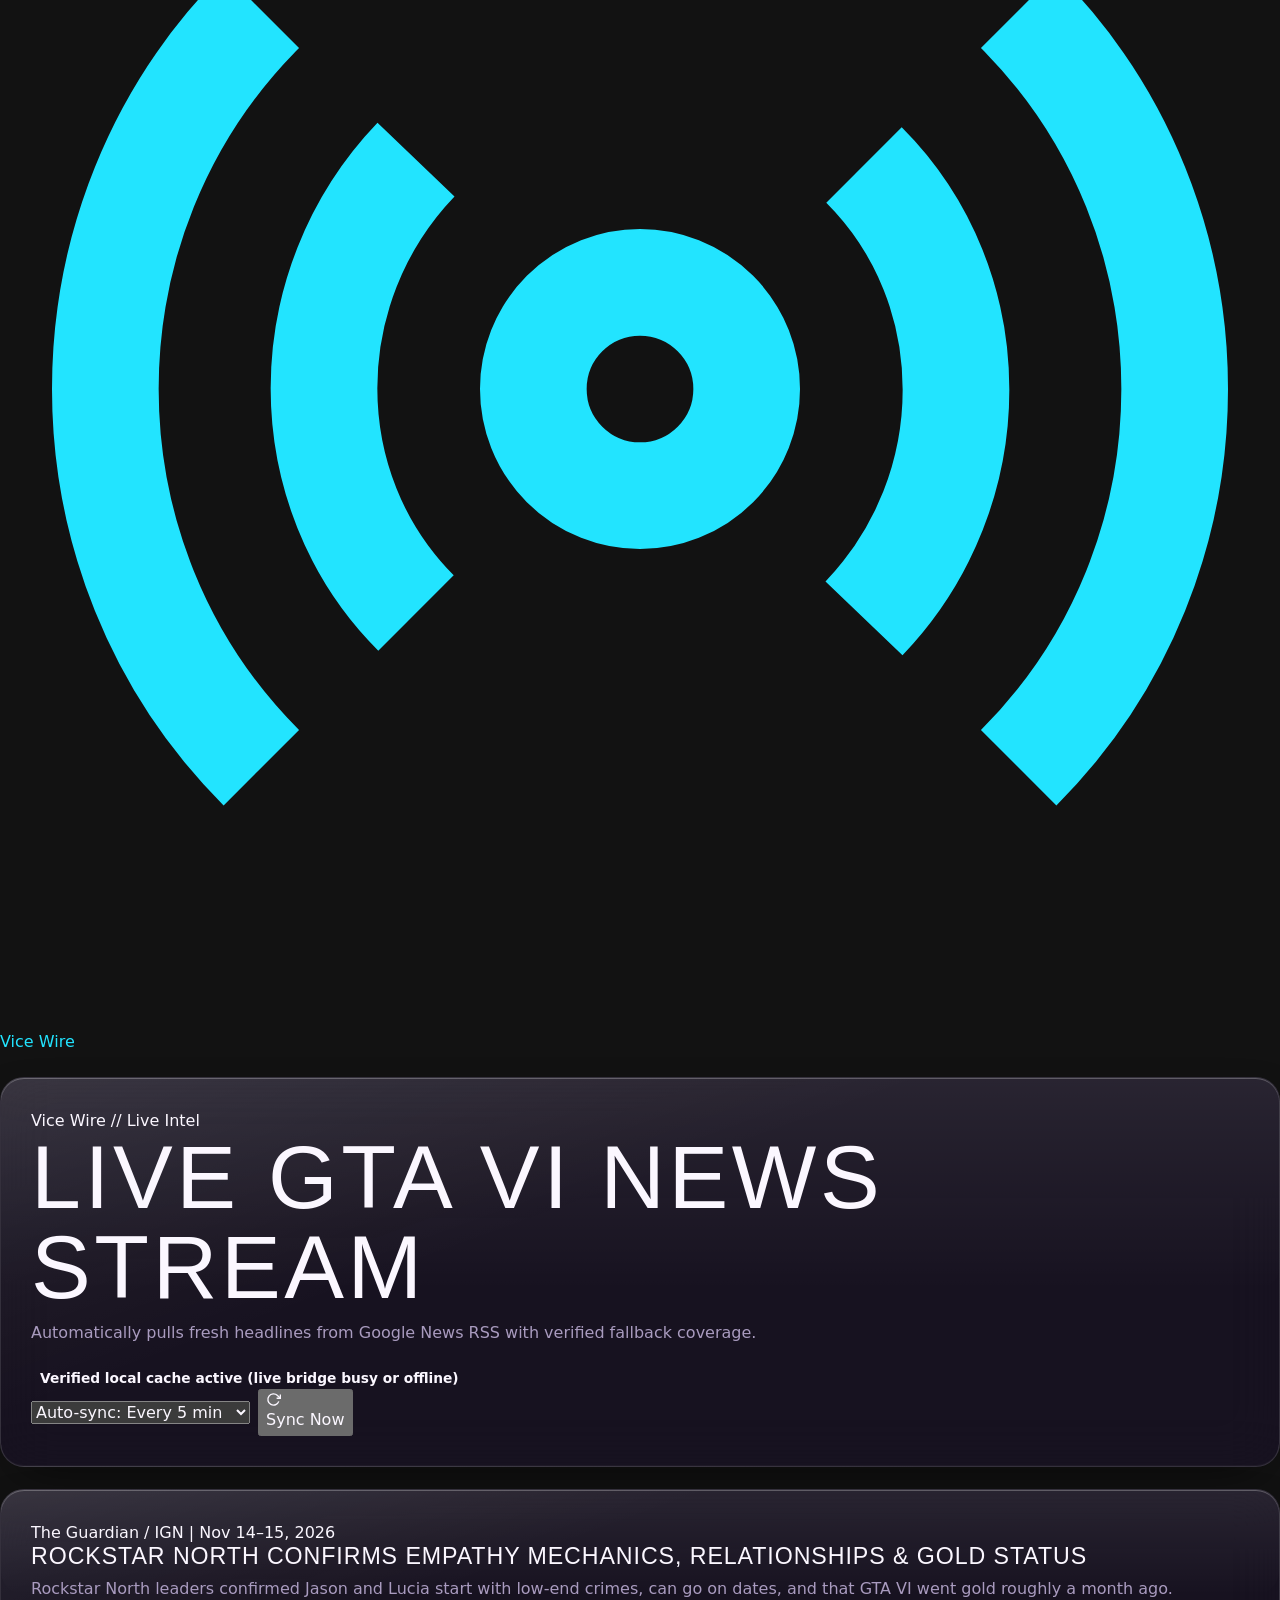
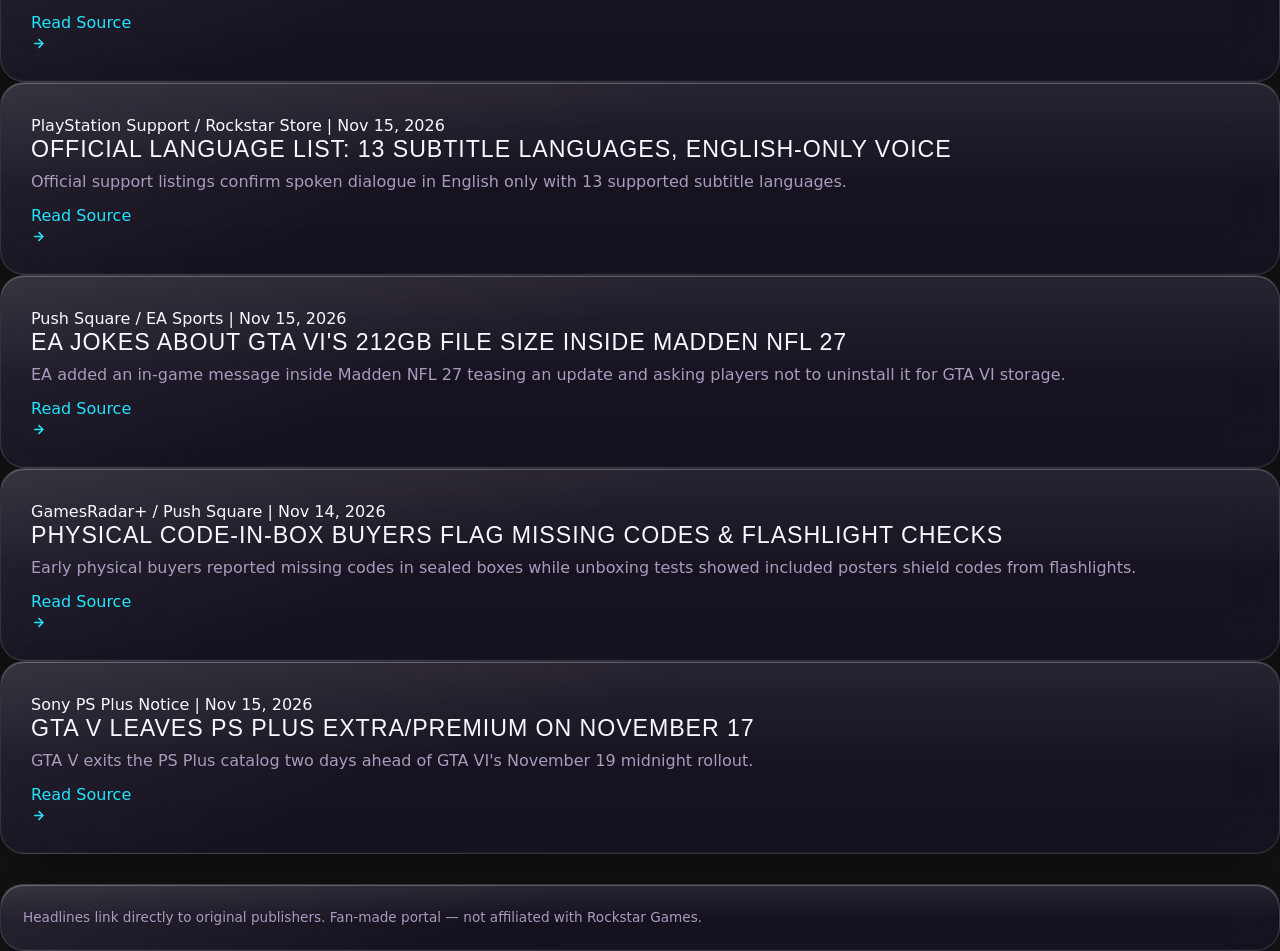
<file: news.html>
<!DOCTYPE html>
<html lang="en" data-theme="vice">
<head>
  <meta charset="UTF-8" />
  <meta name="viewport" content="width=device-width, initial-scale=1.0" />
  <title>Vice Wire — Live GTA VI News Feed</title>
  <meta name="description" content="Auto-syncing GTA VI news stream powered by Google News RSS with verified launch coverage." />
  <link rel="stylesheet" href="styles.css" />
</head>
<body data-page="news">
  <div class="wrap page-enter">
    <div id="hud-header-mount"></div>

    <main>
      <section class="card glass glow-card border-beam">
        <div class="beam-ring" aria-hidden="true"></div>
        <span class="tag-chip">Vice Wire // Live Intel</span>
        <h1 class="display-font shimmer-title">Live GTA VI News Stream</h1>
        <p class="muted">Automatically pulls fresh headlines from Google News RSS with verified fallback coverage.</p>

        <div class="head-split" style="margin-top: 14px;">
          <div style="display:inline-flex; align-items:center; gap:9px; font-size:0.86rem; font-weight:600;">
            <span class="pulse-dot"></span>
            <span id="sync-status">Ready</span>
          </div>

          <div style="display:flex; gap:8px; flex-wrap:wrap; align-items:center;">
            <select id="refresh-rate" class="theme-picker" aria-label="Auto-sync interval">
              <option value="300000">Auto-sync: Every 5 min</option>
              <option value="900000">Auto-sync: Every 15 min</option>
              <option value="0">Auto-sync: Manual only</option>
            </select>
            <button id="sync-now" class="btn-ghost" type="button">Sync Now</button>
          </div>
        </div>
      </section>

      <section id="news-list" class="stack-grid" aria-live="polite"></section>
    </main>

    <footer class="glass">
      Headlines link directly to original publishers. Fan-made portal — not affiliated with Rockstar Games.
    </footer>
  </div>

  <script src="app.js"></script>
</body>
</html>
</file>
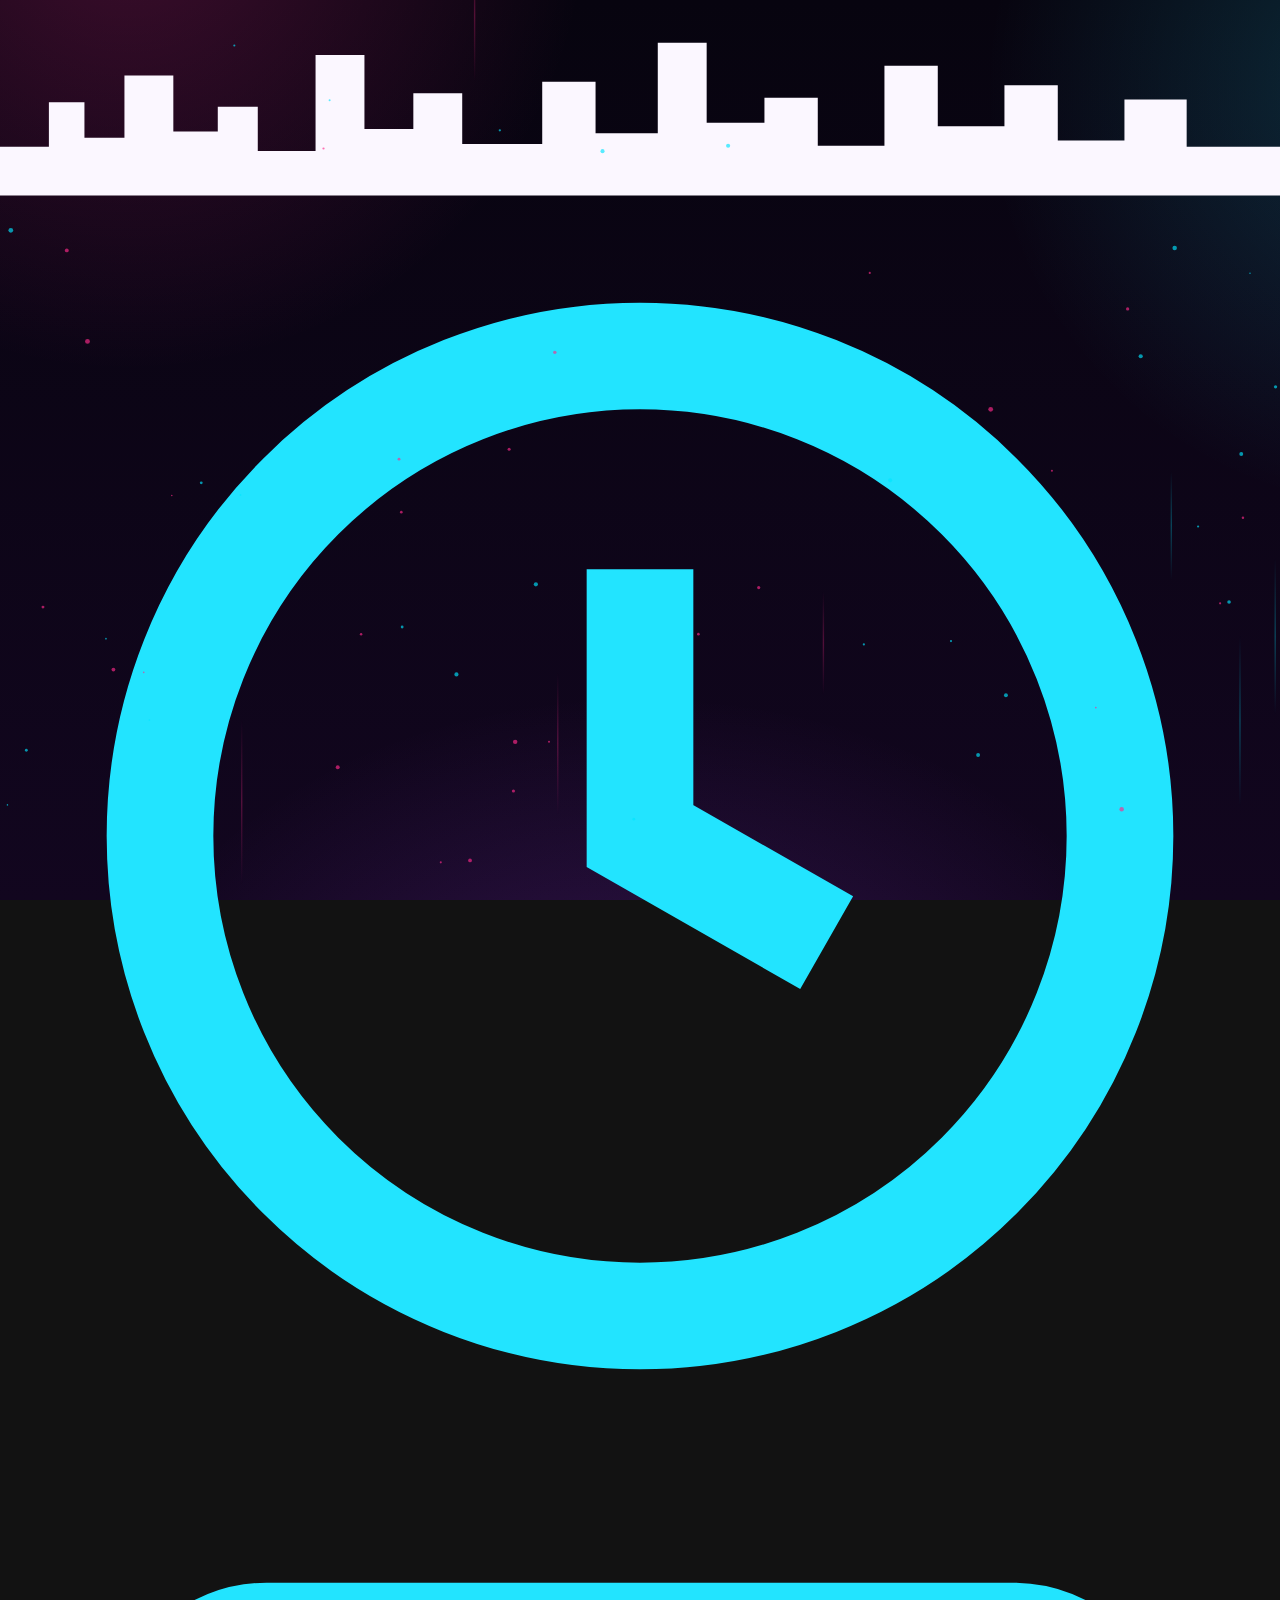
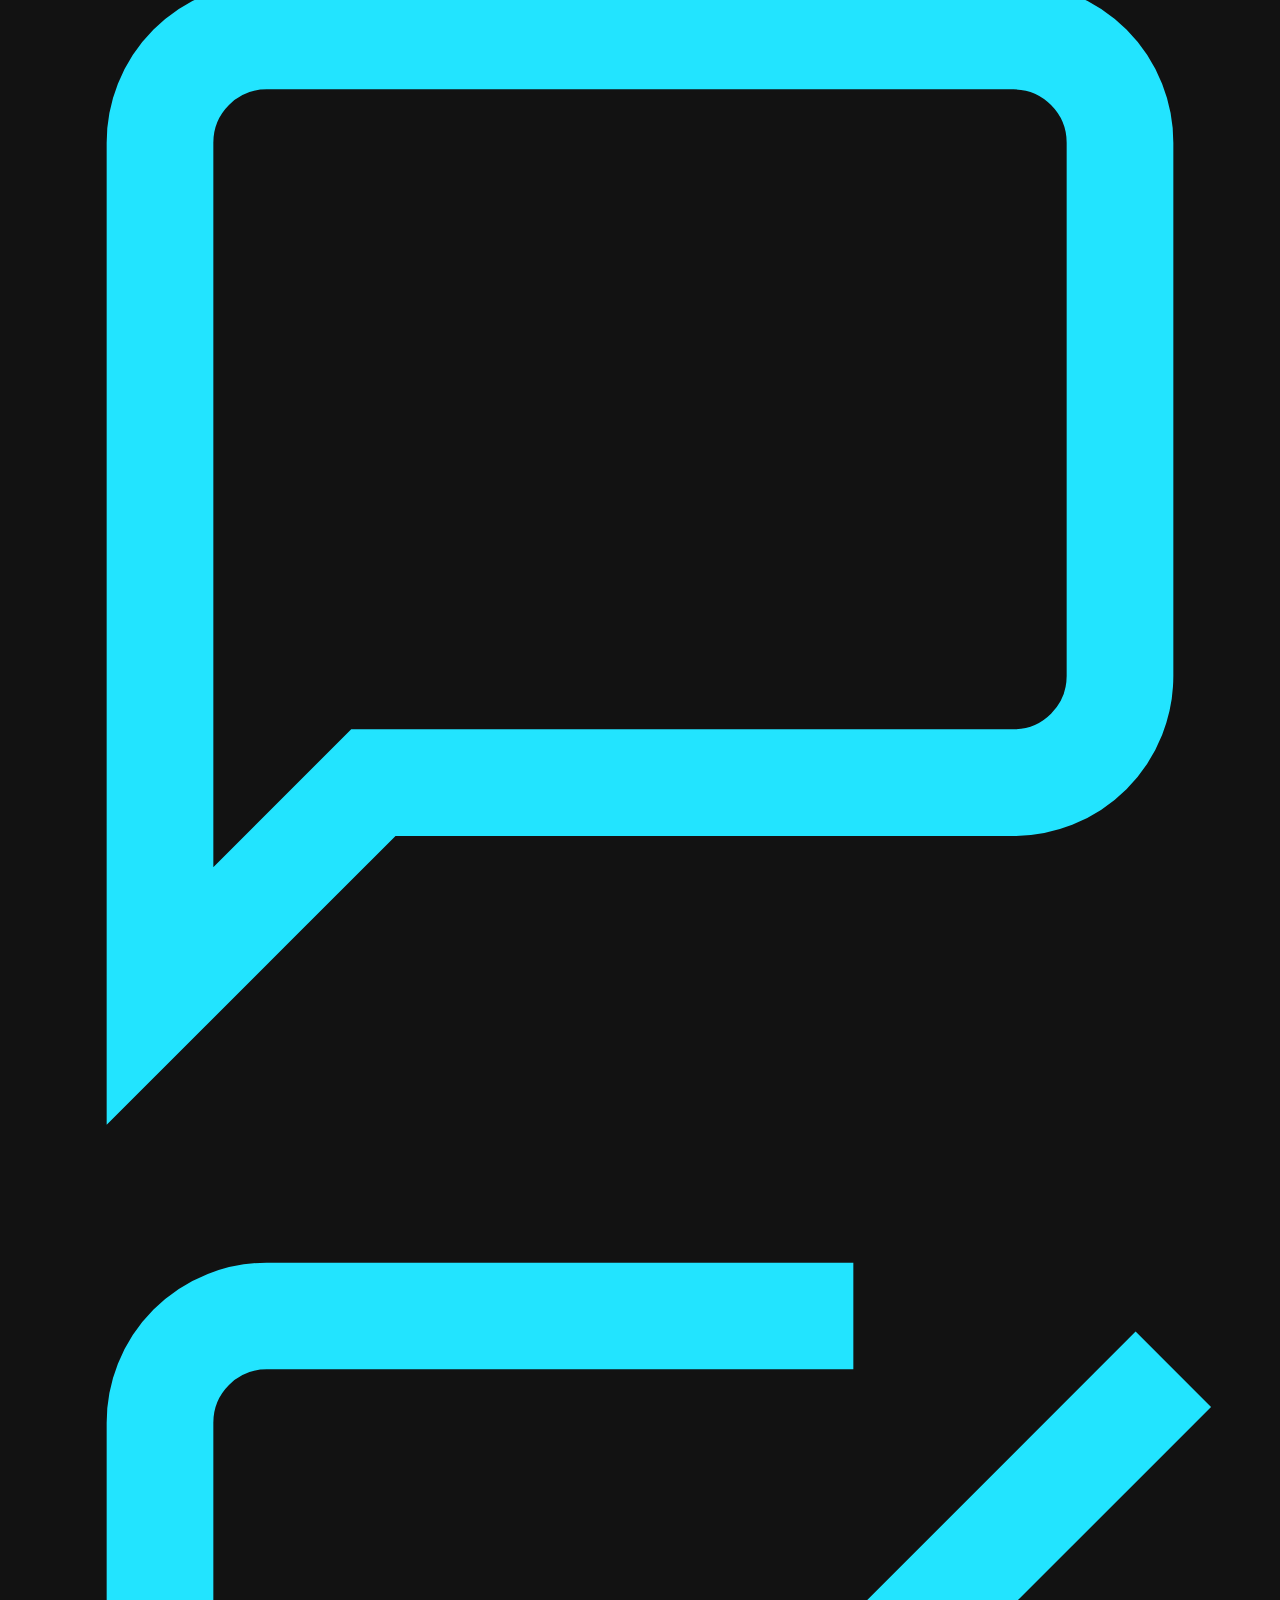
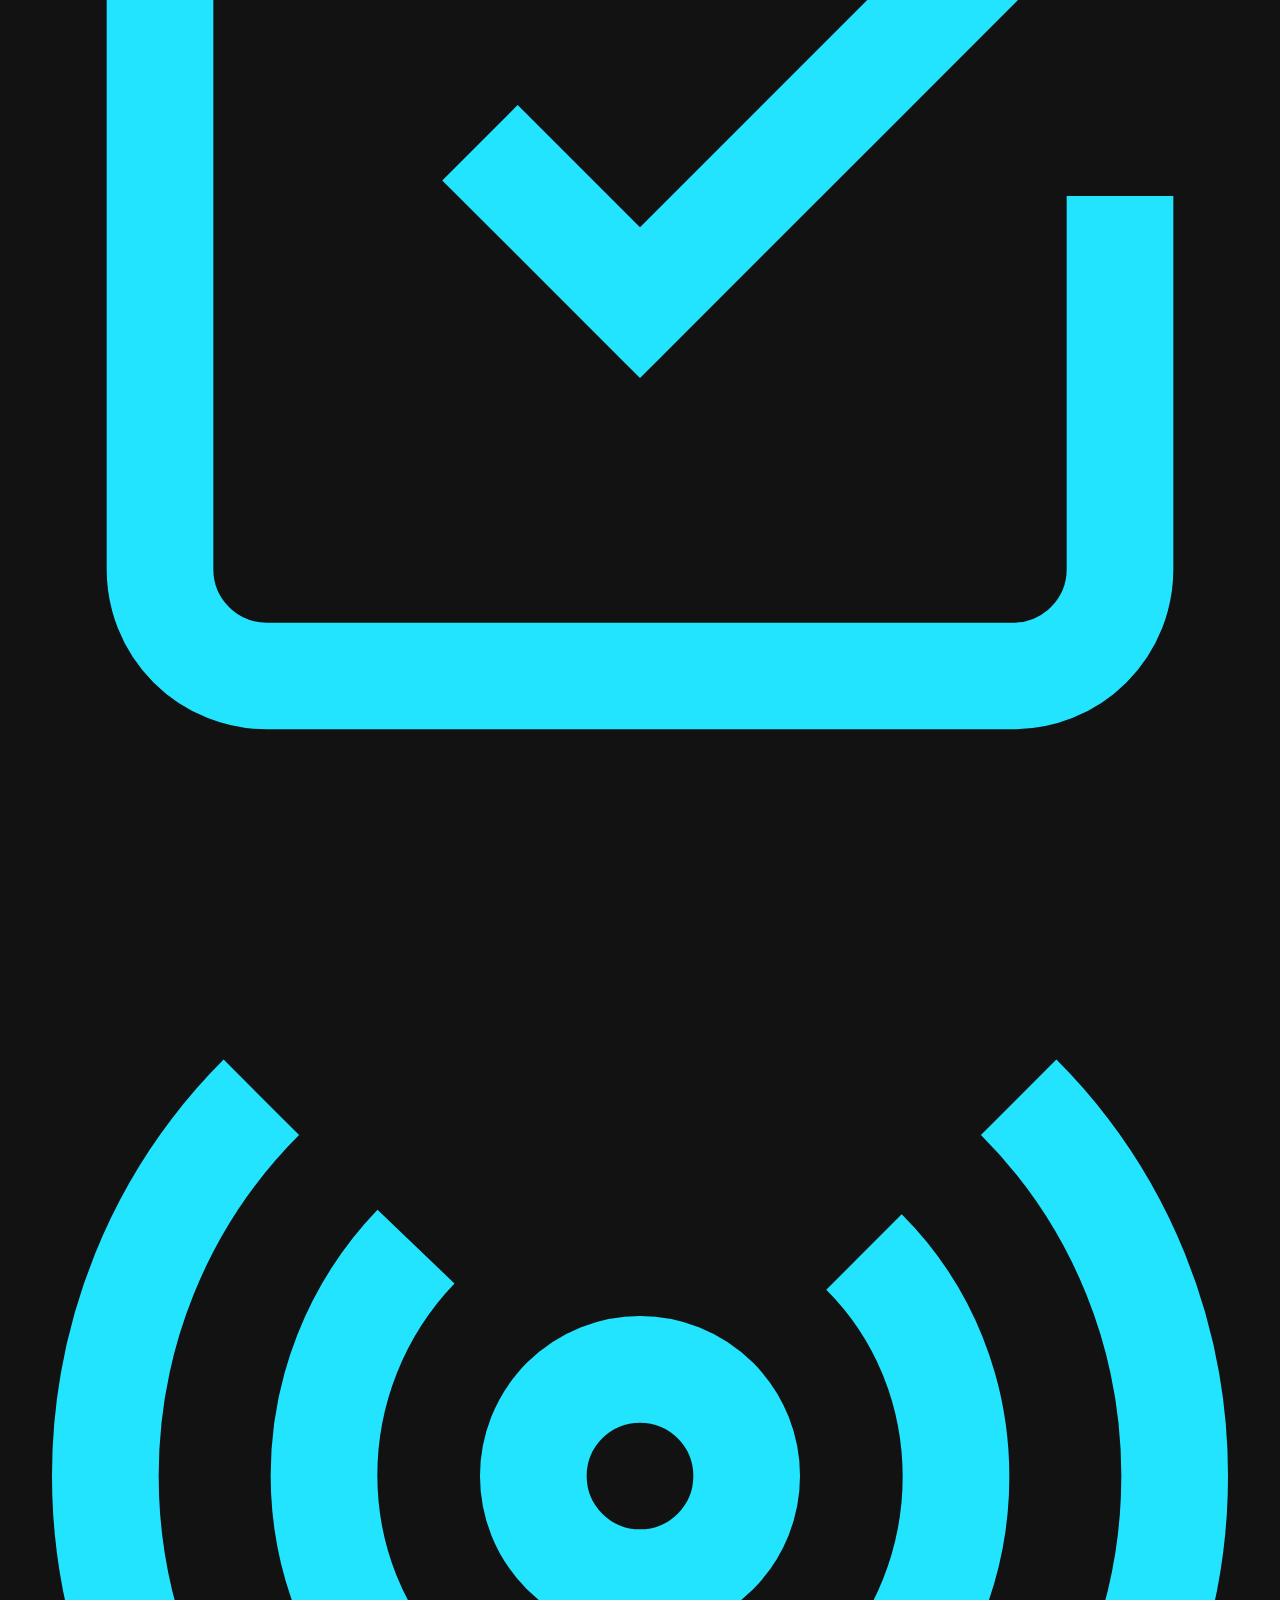
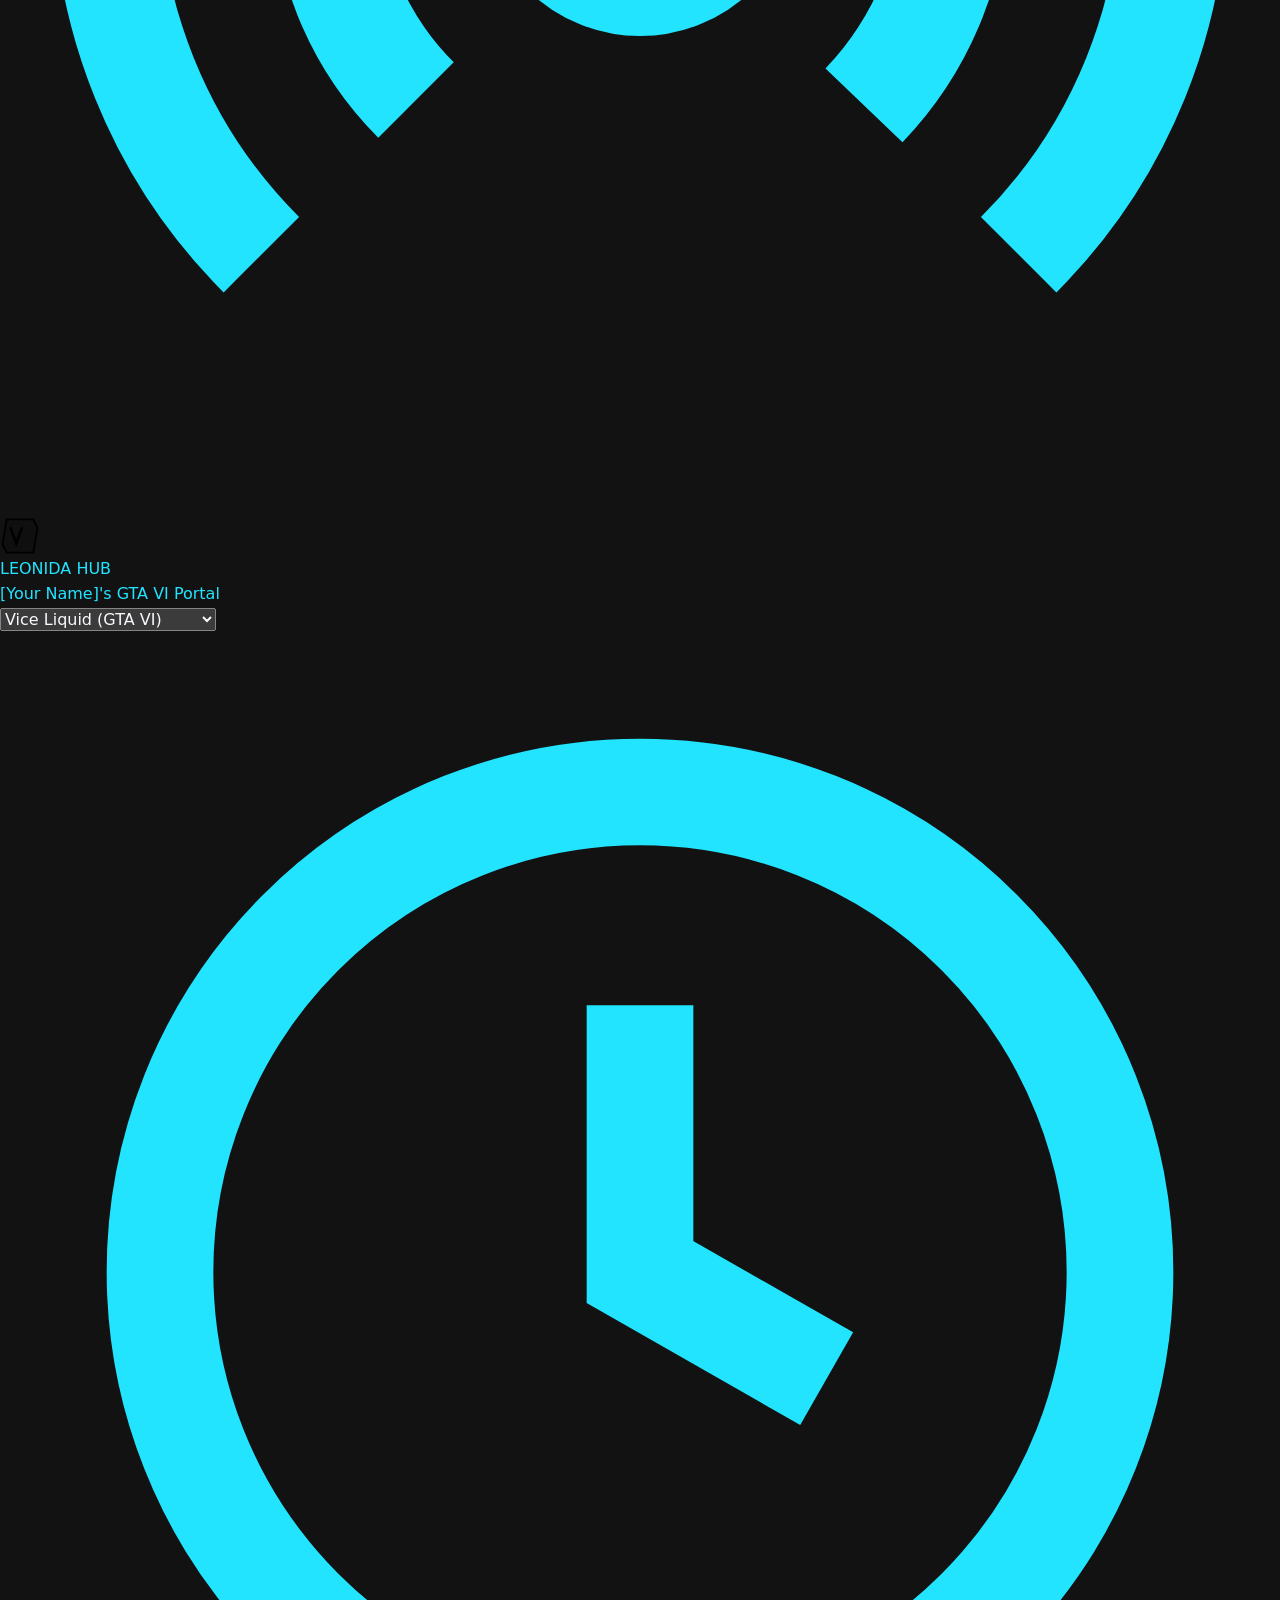
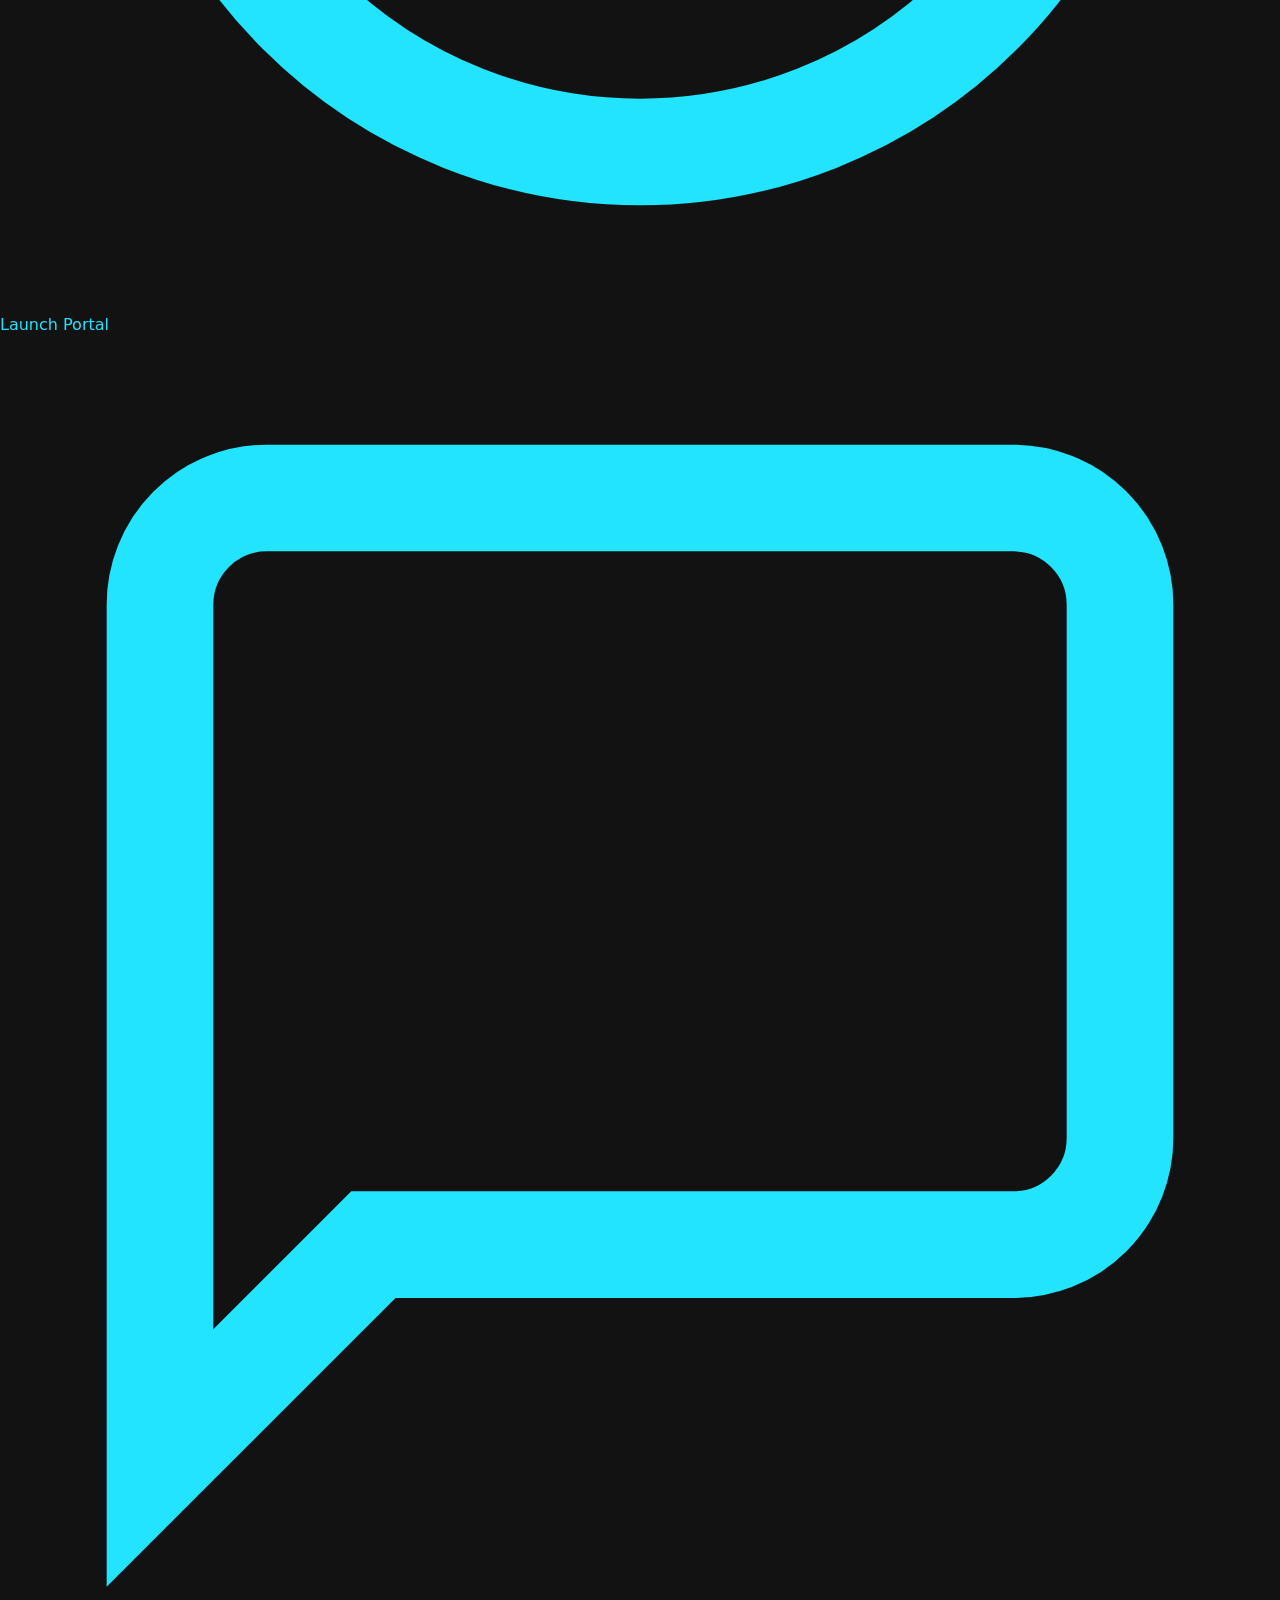
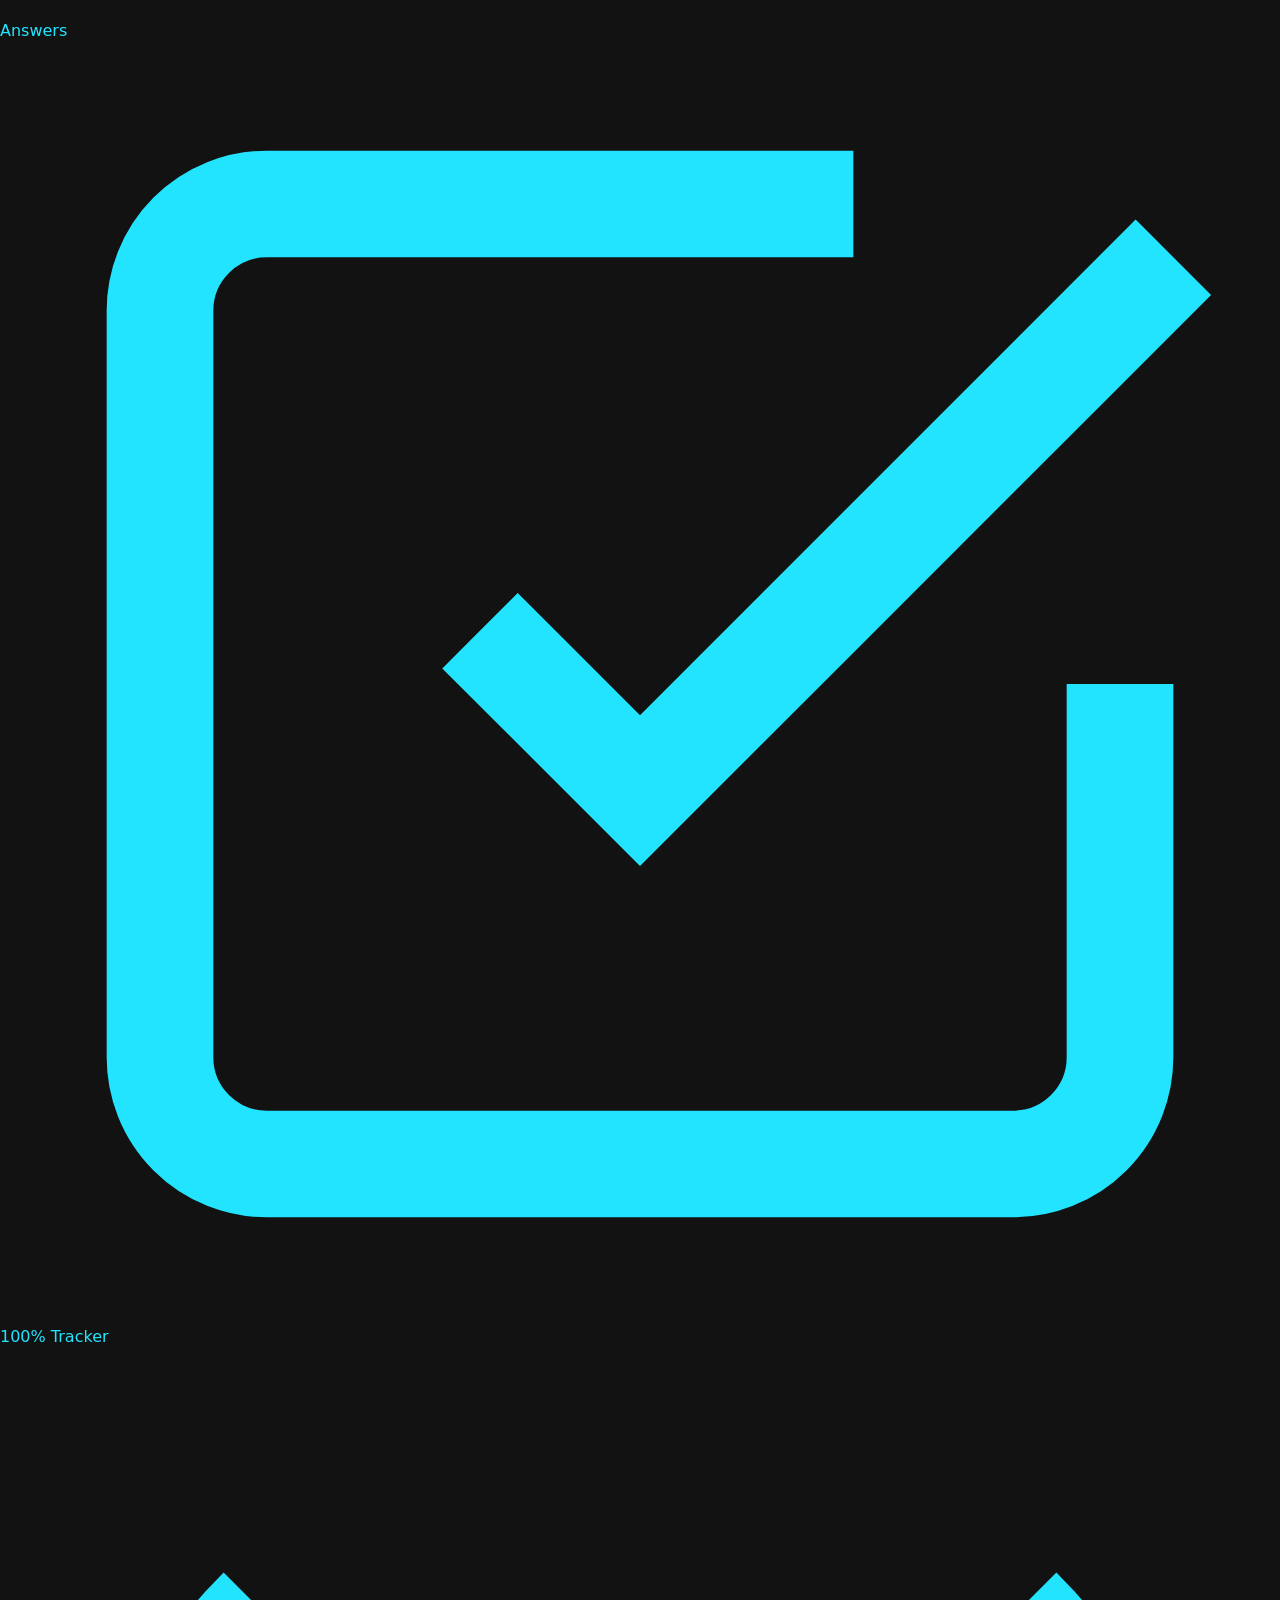
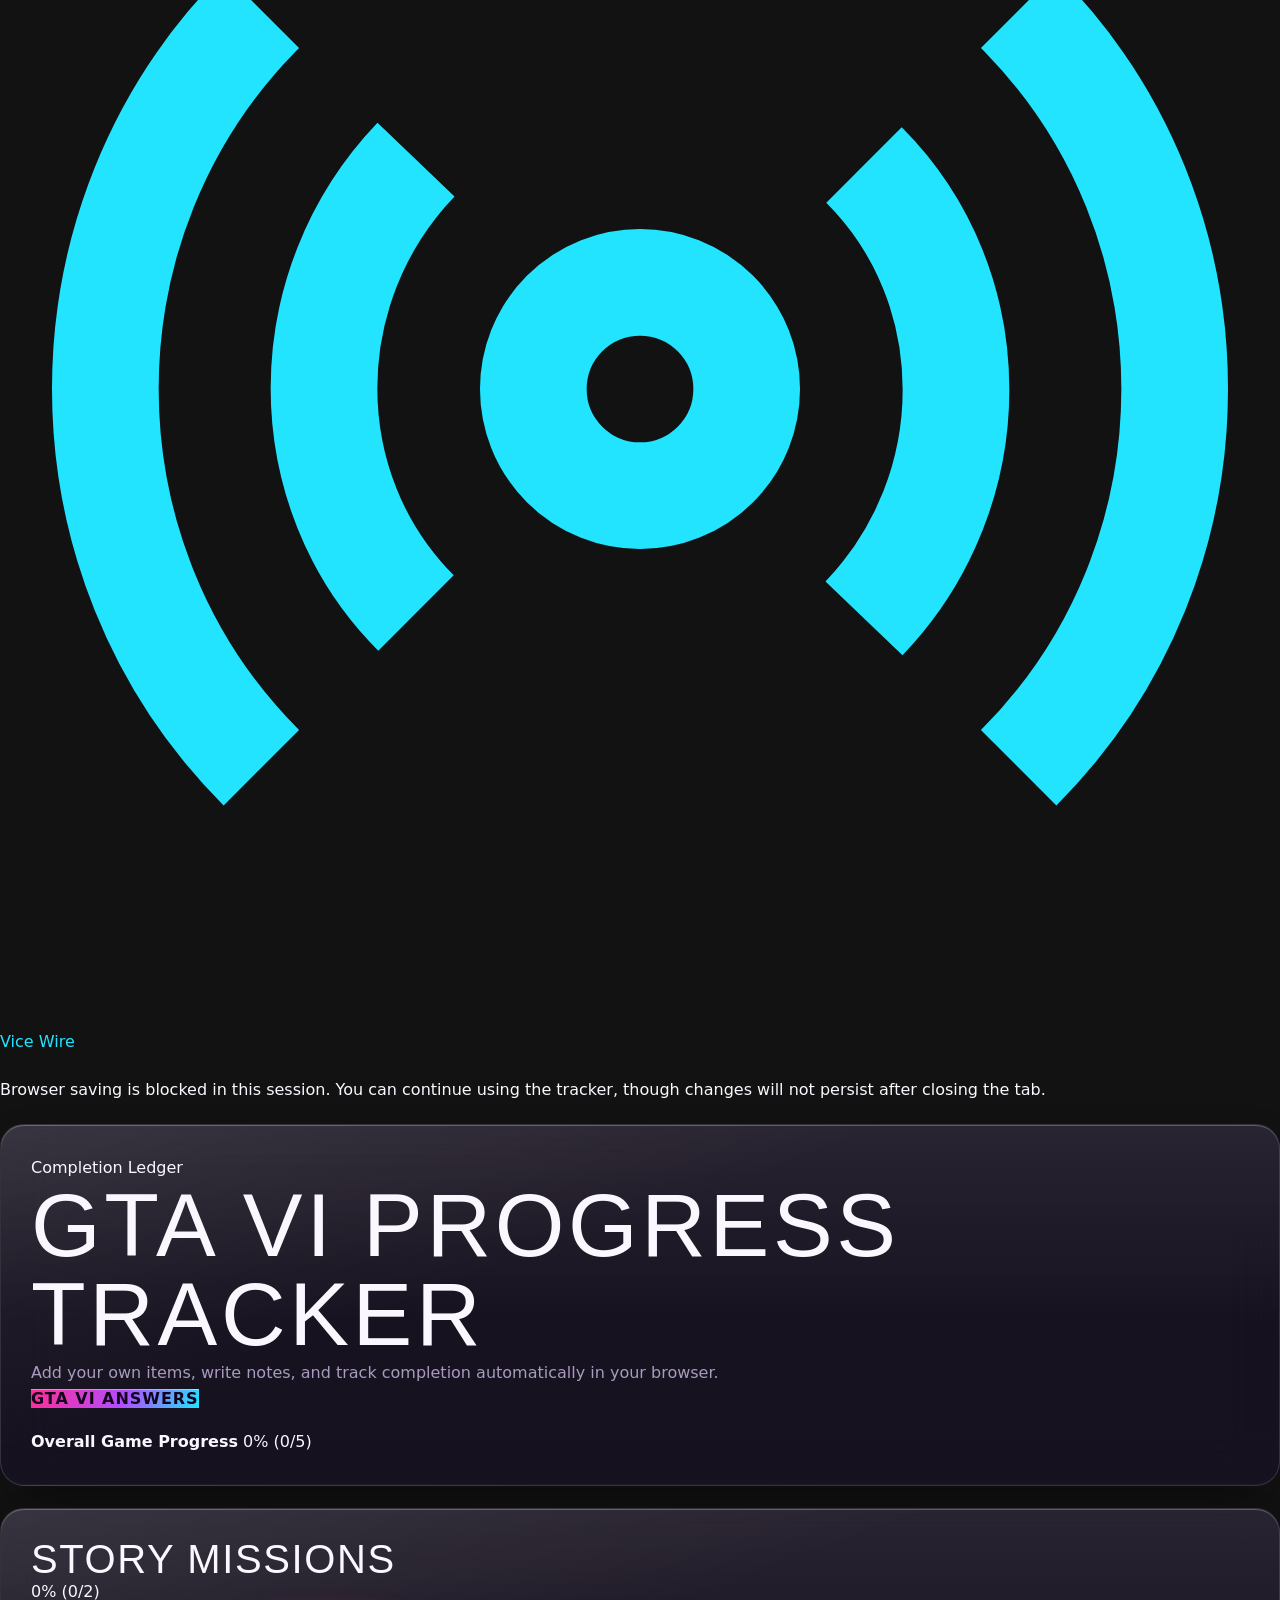
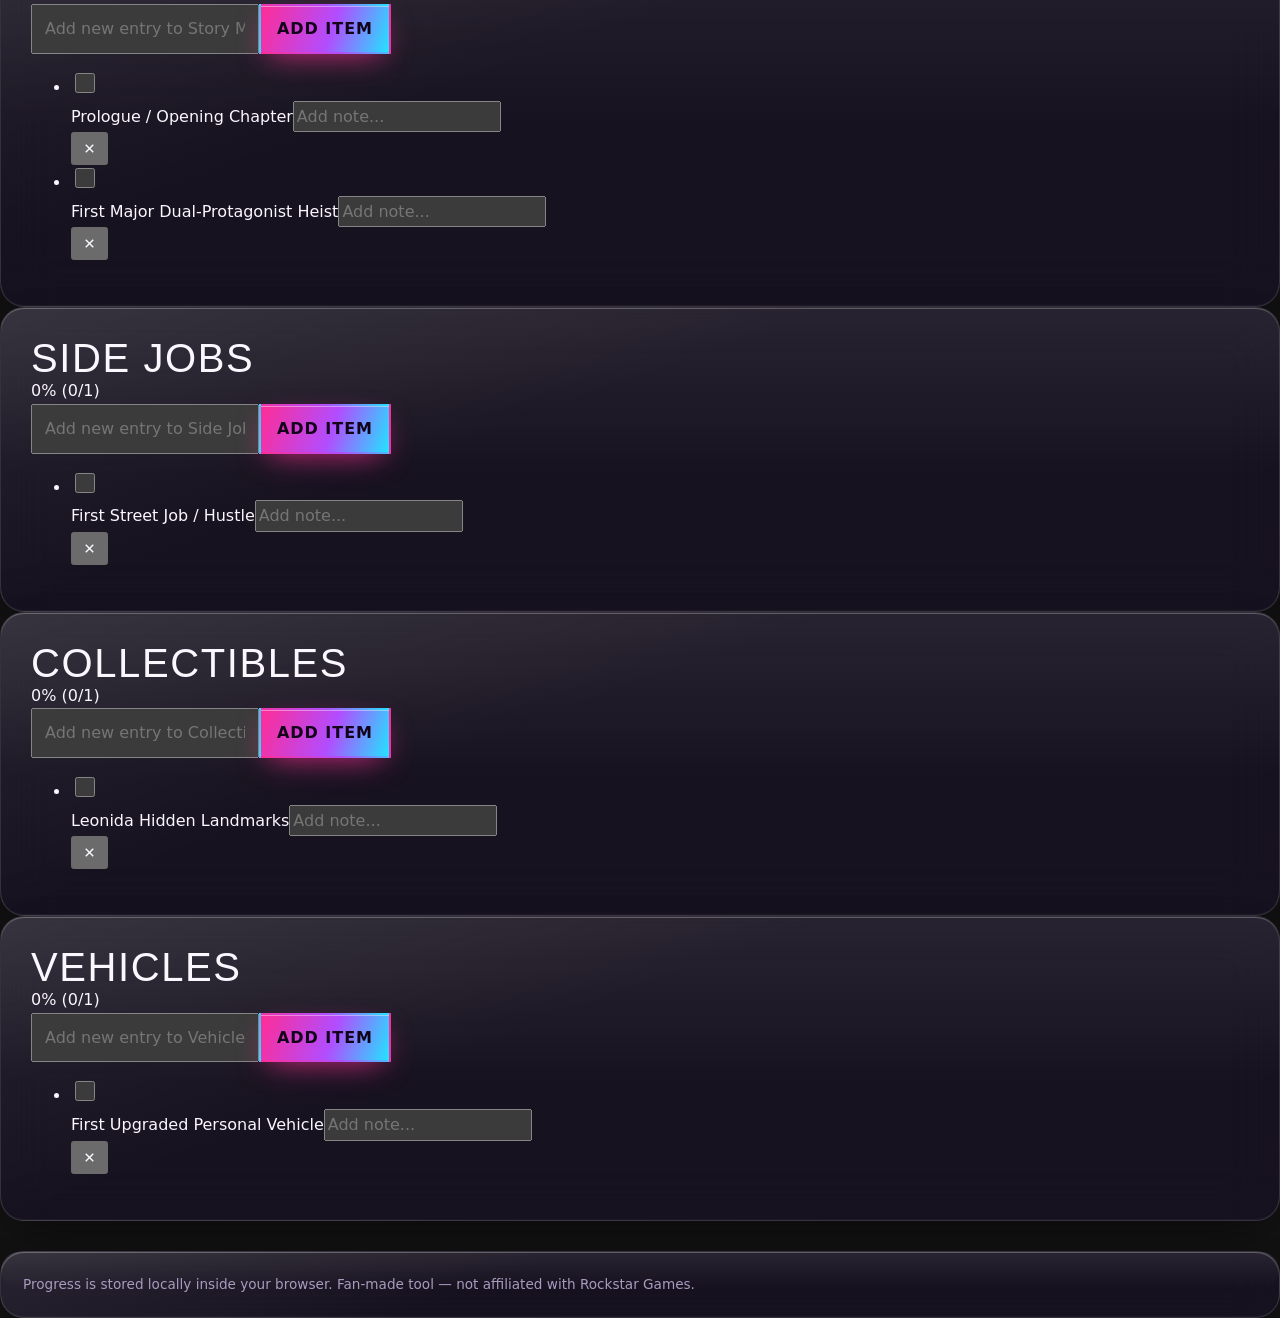
<file: tracker.html>
<!DOCTYPE html>
<html lang="en" data-theme="vice">
<head>
  <meta charset="UTF-8" />
  <meta name="viewport" content="width=device-width, initial-scale=1.0" />
  <title>GTA VI Progress Tracker — 100% Completion Ledger</title>
  <meta name="description" content="Track GTA VI Story Missions, Side Jobs, Collectibles, and Vehicles directly in your browser." />
  <link rel="stylesheet" href="styles.css" />
</head>
<body data-page="tracker">
  <div class="wrap page-enter">
    <div id="hud-header-mount"></div>

    <main>
      <div id="storage-alert" class="storage-alert">
        Browser saving is blocked in this session. You can continue using the tracker, though changes will not persist after closing the tab.
      </div>

      <section class="card glass glow-card border-beam">
        <div class="beam-ring" aria-hidden="true"></div>
        <div class="head-split">
          <div>
            <span class="tag-chip">Completion Ledger</span>
            <h1 class="display-font shimmer-title">GTA VI Progress Tracker</h1>
            <p class="muted" style="margin:0;">Add your own items, write notes, and track completion automatically in your browser.</p>
          </div>
          <a href="answers.html" data-nav class="btn-primary">GTA VI Answers</a>
        </div>

        <div style="margin-top: 18px;">
          <div class="head-split">
            <strong>Overall Game Progress</strong>
            <span id="overall-pct" class="pct-text">0% (0/0)</span>
          </div>
          <div class="bar-track"><div id="overall-bar" class="bar-fill"></div></div>
        </div>
      </section>

      <div id="tracker-mount" class="stack-grid"></div>
    </main>

    <footer class="glass">
      Progress is stored locally inside your browser. Fan-made tool — not affiliated with Rockstar Games.
    </footer>
  </div>

  <script src="app.js"></script>
</body>
</html>
</file>
<file: styles.css>
/* =====================================================================
   LEONIDA NEXUS — Liquid Glass x Pause-Menu HUD design system
   ===================================================================== */
@property --beam { syntax: "<angle>"; initial-value: 0deg; inherits: false; }
@view-transition { navigation: auto; }

/* ---------- THEMES ---------- */
:root, [data-theme="vice"] {
  --bg: #07040f; --bg2: #12061f;
  --glass: rgba(22, 12, 40, .48); --glass-strong: rgba(16, 9, 30, .86);
  --border: rgba(255, 255, 255, .13); --hi: rgba(255, 255, 255, .26);
  --text: #fbf7ff; --muted: #a99bbf;
  --a1: #ff2d95; --a2: #22e4ff; --a3: #b14dff;
  --rgb1: 255, 45, 149; --rgb2: 34, 228, 255; --rgb3: 177, 77, 255;
  --on-accent: #12021a; --ok: #3cf2a5; --bad: #ff4d6d;
  --input: rgba(10, 5, 22, .7); --shadow: rgba(0, 0, 0, .55);
  color-scheme: dark;
}
[data-theme="los-santos"] {
  --bg: #030a07; --bg2: #0a1710;
  --glass: rgba(10, 30, 21, .5); --glass-strong: rgba(6, 20, 14, .88);
  --border: rgba(250, 204, 21, .18); --hi: rgba(255, 245, 200, .25);
  --text: #f6fde9; --muted: #9db3a2;
  --a1: #19c37d; --a2: #f7c948; --a3: #0fd9b5;
  --rgb1: 25, 195, 125; --rgb2: 247, 201, 72; --rgb3: 15, 217, 181;
  --on-accent: #04170d; --ok: #4ade80; --bad: #fb7185;
  --input: rgba(3, 12, 8, .75); --shadow: rgba(0, 0, 0, .6);
  color-scheme: dark;
}
[data-theme="noir"] {
  --bg: #020306; --bg2: #070a12;
  --glass: rgba(12, 16, 26, .55); --glass-strong: rgba(7, 9, 16, .9);
  --border: rgba(160, 210, 255, .14); --hi: rgba(220, 240, 255, .2);
  --text: #eef6ff; --muted: #8796ab;
  --a1: #8fd3ff; --a2: #e8f4ff; --a3: #4f7cff;
  --rgb1: 143, 211, 255; --rgb2: 232, 244, 255; --rgb3: 79, 124, 255;
  --on-accent: #02070f; --ok: #7dd3fc; --bad: #f87171;
  --input: rgba(2, 4, 9, .8); --shadow: rgba(0, 0, 0, .7);
  color-scheme: dark;
}
[data-theme="frost"] {
  --bg: #e9f1fb; --bg2: #fde8f3;
  --glass: rgba(255, 255, 255, .5); --glass-strong: rgba(255, 255, 255, .9);
  --border: rgba(255, 255, 255, .75); --hi: rgba(255, 255, 255, .95);
  --text: #101828; --muted: #536079;
  --a1: #e11d74; --a2: #0284c7; --a3: #7c3aed;
  --rgb1: 225, 29, 116; --rgb2: 2, 132, 199; --rgb3: 124, 58, 237;
  --on-accent: #ffffff; --ok: #059669; --bad: #e11d48;
  --input: rgba(255, 255, 255, .78); --shadow: rgba(30, 41, 80, .18);
  color-scheme: light;
}
[data-theme="thermal"] {
  --bg: #000805; --bg2: #001410;
  --glass: rgba(0, 30, 20, .45); --glass-strong: rgba(0, 18, 12, .9);
  --border: rgba(60, 255, 170, .22); --hi: rgba(140, 255, 210, .22);
  --text: #c9ffe9; --muted: #5fb896;
  --a1: #39ff9f; --a2: #00f0ff; --a3: #b6ff3b;
  --rgb1: 57, 255, 159; --rgb2: 0, 240, 255; --rgb3: 182, 255, 59;
  --on-accent: #00140b; --ok: #39ff9f; --bad: #ff5c5c;
  --input: rgba(0, 12, 8, .8); --shadow: rgba(0, 0, 0, .7);
  color-scheme: dark;
}

/* ---------- BASE ---------- */
*, *::before, *::after { box-sizing: border-box; }
html { -webkit-text-size-adjust: 100%; scroll-behavior: smooth; }
body {
  margin: 0; min-height: 100vh; color: var(--text);
  font: 400 16px/1.6 "Space Grotesk", "Inter", system-ui, -apple-system, Segoe UI, sans-serif;
  background:
    radial-gradient(60vw 60vw at 10% -10%, rgba(var(--rgb1), .22), transparent 60%),
    radial-gradient(55vw 55vw at 110% 10%, rgba(var(--rgb2), .18), transparent 60%),
    radial-gradient(70vw 50vw at 50% 120%, rgba(var(--rgb3), .2), transparent 60%),
    linear-gradient(180deg, var(--bg), var(--bg2));
  background-attachment: fixed;
  overflow-x: hidden;
  transition: background-color .5s, color .3s;
}
[data-theme="thermal"] body::after {
  content: ""; position: fixed; inset: 0; pointer-events: none; z-index: 90;
  background: repeating-linear-gradient(0deg, rgba(0, 255, 150, .045) 0 1px, transparent 1px 3px);
  mix-blend-mode: screen;
}
a { color: var(--a2); text-decoration: none; }
a:hover { text-decoration: underline; }
img, svg { display: block; }
button, input, select, textarea { font: inherit; color: inherit; }
:focus-visible { outline: 2px solid var(--a2); outline-offset: 3px; border-radius: 8px; }
.sr-only { position: absolute !important; width: 1px; height: 1px; overflow: hidden; clip: rect(0 0 0 0); white-space: nowrap; }
.skip-link { position: fixed; top: -60px; left: 12px; z-index: 300; padding: 10px 14px; background: var(--a1); color: var(--on-accent); border-radius: 10px; font-weight: 700; }
.skip-link:focus { top: 12px; }
.ico { width: 1.15em; height: 1.15em; flex: none; fill: none; stroke: currentColor; stroke-width: 2; stroke-linecap: round; stroke-linejoin: round; }
.ico.fill { fill: currentColor; stroke: none; }

#fx-canvas { position: fixed; inset: 0; width: 100%; height: 100%; z-index: 0; pointer-events: none; }
.shell { position: relative; z-index: 2; max-width: 1240px; margin: 0 auto; padding: 18px 18px 130px; }
main { display: grid; gap: 22px; margin-top: 22px; }

h1, h2, h3, .display { font-family: "Bebas Neue", "Barlow Condensed", Impact, sans-serif; font-weight: 400; letter-spacing: .04em; text-transform: uppercase; line-height: 1; margin: 0; }
h1 { font-size: clamp(2.6rem, 7vw, 5.6rem); }
h2 { font-size: clamp(1.7rem, 3.4vw, 2.5rem); }
h3 { font-size: 1.45rem; }
.cond { font-family: "Barlow Condensed", "Bebas Neue", sans-serif; font-weight: 700; text-transform: uppercase; letter-spacing: .08em; }
.muted { color: var(--muted); }
.small { font-size: .85rem; }
.mono { font-family: ui-monospace, SFMono-Regular, Menlo, Consolas, monospace; }
p { margin: .5em 0; }

.grad-text {
  background: linear-gradient(100deg, var(--a1), var(--a3) 45%, var(--a2) 80%, var(--a1));
  background-size: 220% 100%; -webkit-background-clip: text; background-clip: text; color: transparent;
  animation: gradShift 7s linear infinite;
}
@keyframes gradShift { to { background-position: 220% 0; } }

/* ---------- LIQUID GLASS ---------- */
.glass {
  position: relative; isolation: isolate;
  background: linear-gradient(160deg, rgba(255, 255, 255, .09), rgba(255, 255, 255, .015) 40%), var(--glass);
  -webkit-backdrop-filter: blur(26px) saturate(180%); backdrop-filter: blur(26px) saturate(180%);
  border: 1px solid var(--border); border-radius: 24px;
  box-shadow: inset 0 1px 0 var(--hi), inset 0 -1px 0 rgba(255, 255, 255, .03), 0 20px 50px -20px var(--shadow);
}
.glass::after { /* specular top highlight */
  content: ""; position: absolute; inset: 0 0 auto; height: 55%; border-radius: inherit; pointer-events: none; z-index: -1;
  background: linear-gradient(180deg, rgba(255, 255, 255, .08), transparent);
}
.card { padding: clamp(18px, 3vw, 30px); }

/* Cursor spotlight + 1.5px neon border glow */
.spot::before {
  content: ""; position: absolute; inset: -1px; border-radius: inherit; padding: 1.5px; pointer-events: none; z-index: 1;
  background: radial-gradient(260px circle at var(--mx, -400px) var(--my, -400px), rgba(var(--rgb1), .95), rgba(var(--rgb2), .6) 35%, transparent 70%);
  -webkit-mask: linear-gradient(#000 0 0) content-box, linear-gradient(#000 0 0); -webkit-mask-composite: xor;
  mask: linear-gradient(#000 0 0) content-box exclude, linear-gradient(#000 0 0);
  opacity: 0; transition: opacity .3s;
}
.spot > .spot-fill {
  position: absolute; inset: 0; border-radius: inherit; pointer-events: none; z-index: -1; opacity: 0; transition: opacity .3s;
  background: radial-gradient(420px circle at var(--mx, -400px) var(--my, -400px), rgba(var(--rgb1), .14), transparent 60%);
}
.spot:hover::before, .spot:hover > .spot-fill { opacity: 1; }

/* Orbiting conic border beam */
.beam { overflow: hidden; }
.beam > .beam-ring {
  position: absolute; inset: 0; border-radius: inherit; padding: 1.5px; pointer-events: none; z-index: 1;
  background: conic-gradient(from var(--beam), transparent 0 70%, rgba(var(--rgb1), .95) 80%, rgba(var(--rgb2), 1) 88%, transparent 96%);
  -webkit-mask: linear-gradient(#000 0 0) content-box, linear-gradient(#000 0 0); -webkit-mask-composite: xor;
  mask: linear-gradient(#000 0 0) content-box exclude, linear-gradient(#000 0 0);
  animation: beamSpin 6s linear infinite;
}
@keyframes beamSpin { to { --beam: 360deg; } }

[data-tilt] { transform-style: preserve-3d; transition: transform .25s cubic-bezier(.2, .8, .2, 1); will-change: transform; }

/* ---------- BUTTONS ---------- */
.btn {
  --pad: 12px 20px; position: relative; display: inline-flex; align-items: center; justify-content: center; gap: 9px;
  padding: var(--pad); border-radius: 14px; border: 1px solid var(--border); cursor: pointer;
  background: rgba(255, 255, 255, .06); color: var(--text); font-weight: 600; letter-spacing: .02em; text-decoration: none !important;
  transition: transform .2s, background .2s, border-color .2s, box-shadow .2s; overflow: hidden; white-space: nowrap;
  -webkit-backdrop-filter: blur(12px); backdrop-filter: blur(12px);
}
.btn:hover { border-color: rgba(var(--rgb2), .6); background: rgba(var(--rgb2), .1); box-shadow: 0 0 22px -6px rgba(var(--rgb2), .7); }
.btn:active { transform: scale(.97); }
.btn-primary {
  background: linear-gradient(110deg, var(--a1), var(--a3) 55%, var(--a2)); color: var(--on-accent); border-color: transparent;
  box-shadow: 0 10px 30px -10px rgba(var(--rgb1), .8), inset 0 1px 0 rgba(255, 255, 255, .4); font-weight: 700; text-transform: uppercase; letter-spacing: .06em;
}
.btn-primary:hover { background: linear-gradient(110deg, var(--a1), var(--a3) 55%, var(--a2)); box-shadow: 0 14px 40px -8px rgba(var(--rgb1), .95); border-color: transparent; }
.btn-primary::after { /* shimmer */
  content: ""; position: absolute; inset: 0; transform: translateX(-120%);
  background: linear-gradient(100deg, transparent 30%, rgba(255, 255, 255, .55) 50%, transparent 70%);
  animation: shimmer 3.2s ease-in-out infinite;
}
@keyframes shimmer { 60%, 100% { transform: translateX(120%); } }
.btn-sm { --pad: 7px 12px; font-size: .85rem; border-radius: 11px; }
.btn-lg { --pad: 16px 28px; font-size: 1.05rem; border-radius: 16px; }
.btn-icon { --pad: 9px; border-radius: 12px; }
.btn-danger:hover { border-color: var(--bad); background: rgba(255, 77, 109, .12); box-shadow: none; color: var(--bad); }
.btn[aria-pressed="true"], .btn.active { border-color: rgba(var(--rgb1), .8); background: rgba(var(--rgb1), .18); box-shadow: 0 0 20px -6px rgba(var(--rgb1), .8); }
.magnetic { transition: transform .25s cubic-bezier(.2, .8, .2, 1); }

.chip {
  display: inline-flex; align-items: center; gap: 7px; padding: 5px 12px; border-radius: 999px;
  border: 1px solid rgba(var(--rgb2), .35); background: rgba(var(--rgb2), .08); color: var(--a2);
  font: 700 .72rem/1.4 "Barlow Condensed", sans-serif; letter-spacing: .14em; text-transform: uppercase;
}
.chip.pink { color: var(--a1); border-color: rgba(var(--rgb1), .4); background: rgba(var(--rgb1), .08); }
.pulse { width: 8px; height: 8px; border-radius: 50%; background: var(--ok); box-shadow: 0 0 0 0 var(--ok); animation: pulse 1.8s infinite; }
@keyframes pulse { 0% { box-shadow: 0 0 0 0 rgba(60, 242, 165, .7); } 70% { box-shadow: 0 0 0 10px rgba(60, 242, 165, 0); } 100% { box-shadow: 0 0 0 0 rgba(60, 242, 165, 0); } }

.input, select.input, textarea.input {
  width: 100%; padding: 12px 14px; border-radius: 14px; border: 1px solid var(--border); background: var(--input);
  color: var(--text); outline: none; transition: border-color .2s, box-shadow .2s;
}
.input:focus { border-color: rgba(var(--rgb2), .7); box-shadow: 0 0 0 4px rgba(var(--rgb2), .14); }
select.input { appearance: none; background-image: linear-gradient(45deg, transparent 50%, var(--muted) 50%), linear-gradient(135deg, var(--muted) 50%, transparent 50%); background-position: calc(100% - 20px) 55%, calc(100% - 14px) 55%; background-size: 6px 6px; background-repeat: no-repeat; padding-right: 36px; }
select.input option { background: var(--glass-strong); color: var(--text); }
label.field { display: grid; gap: 6px; font-size: .85rem; color: var(--muted); }
input[type="range"] { accent-color: var(--a1); width: 100%; }

/* ---------- TOP BAR (Pause menu) ---------- */
.topbar {
  position: sticky; top: 12px; z-index: 60; display: flex; align-items: center; gap: 14px; padding: 10px 12px 10px 16px; border-radius: 20px;
}
.brand { display: flex; align-items: center; gap: 11px; color: var(--text); text-decoration: none !important; min-width: 0; }
.brand-emblem { width: 40px; height: 40px; flex: none; }
.brand-txt { display: grid; line-height: 1.05; min-width: 0; }
.brand-txt b { font: 400 1.35rem/1 "Bebas Neue", sans-serif; letter-spacing: .08em; }
.brand-txt span { font-size: .7rem; color: var(--muted); white-space: nowrap; overflow: hidden; text-overflow: ellipsis; }
.pause-tabs { display: flex; gap: 2px; margin: 0 auto; overflow-x: auto; scrollbar-width: none; }
.pause-tabs::-webkit-scrollbar { display: none; }
.pause-tabs a {
  position: relative; padding: 8px 12px; color: var(--muted); font: 700 .95rem/1 "Barlow Condensed", sans-serif; letter-spacing: .12em; text-transform: uppercase;
  text-decoration: none !important; border-radius: 10px; transition: color .2s, background .2s; white-space: nowrap;
}
.pause-tabs a:hover { color: var(--text); background: rgba(255, 255, 255, .05); }
.pause-tabs a[aria-current="page"] { color: var(--text); }
.pause-tabs a[aria-current="page"]::after { content: ""; position: absolute; left: 12px; right: 12px; bottom: 2px; height: 3px; border-radius: 3px; background: linear-gradient(90deg, var(--a1), var(--a2)); box-shadow: 0 0 12px rgba(var(--rgb1), .9); }
.top-actions { display: flex; align-items: center; gap: 8px; }
.hud-clock { font: 700 1rem/1 "Barlow Condensed", sans-serif; letter-spacing: .1em; color: var(--muted); padding: 0 6px; }
.theme-pop {
  position: absolute; right: 12px; top: calc(100% + 10px); width: 270px; padding: 10px; display: none; gap: 6px; border-radius: 18px; background: var(--glass-strong);
}
.theme-pop.open { display: grid; animation: popIn .25s cubic-bezier(.2, .9, .3, 1.3); }
@keyframes popIn { from { opacity: 0; transform: translateY(-8px) scale(.96); } }
.theme-opt { display: flex; align-items: center; gap: 10px; padding: 9px 10px; border-radius: 12px; border: 1px solid transparent; background: none; cursor: pointer; text-align: left; }
.theme-opt:hover { background: rgba(255, 255, 255, .06); }
.theme-opt[aria-checked="true"] { border-color: rgba(var(--rgb1), .6); background: rgba(var(--rgb1), .1); }
.swatch { width: 30px; height: 30px; border-radius: 9px; flex: none; border: 1px solid rgba(255, 255, 255, .3); }
.theme-opt b { display: block; font-size: .9rem; }
.theme-opt span { font-size: .72rem; color: var(--muted); }

/* ---------- DOCK ---------- */
.dock {
  position: fixed; left: 50%; bottom: 14px; transform: translateX(-50%); z-index: 70; display: flex; align-items: flex-end; gap: 6px; padding: 8px 10px; border-radius: 24px;
}
.dock a {
  position: relative; display: grid; place-items: center; width: 50px; height: 50px; border-radius: 15px; color: var(--text);
  background: rgba(255, 255, 255, .06); border: 1px solid var(--border); transition: width .2s, height .2s, transform .2s, background .2s; text-decoration: none !important;
}
.dock a .ico { width: 22px; height: 22px; }
.dock a:hover { transform: translateY(-8px) scale(1.18); background: rgba(var(--rgb1), .18); }
.dock a:hover + a, .dock a:has(+ a:hover) { transform: translateY(-3px) scale(1.07); }
.dock a[aria-current="page"] { background: linear-gradient(140deg, rgba(var(--rgb1), .5), rgba(var(--rgb2), .35)); border-color: rgba(255, 255, 255, .35); }
.dock a[aria-current="page"]::after { content: ""; position: absolute; bottom: -6px; width: 4px; height: 4px; border-radius: 50%; background: var(--a2); box-shadow: 0 0 8px var(--a2); }
.dock .tip {
  position: absolute; bottom: calc(100% + 12px); left: 50%; transform: translateX(-50%) translateY(4px); padding: 4px 10px; border-radius: 8px; font: 700 .75rem/1.3 "Barlow Condensed", sans-serif; letter-spacing: .1em; text-transform: uppercase;
  background: var(--glass-strong); border: 1px solid var(--border); opacity: 0; pointer-events: none; white-space: nowrap; transition: .18s;
}
.dock a:hover .tip, .dock a:focus-visible .tip { opacity: 1; transform: translateX(-50%) translateY(0); }
.dock-sep { width: 1px; height: 34px; background: var(--border); margin: 0 3px 8px; }

/* ---------- PHONE ---------- */
.phone-fab {
  position: fixed; right: 18px; bottom: 96px; z-index: 80; width: 58px; height: 58px; border-radius: 18px; display: grid; place-items: center; cursor: pointer; color: var(--text);
  border: 1px solid var(--border);
}
.phone-fab .ico { width: 26px; height: 26px; }
.phone-fab .badge { position: absolute; top: -4px; right: -4px; width: 14px; height: 14px; border-radius: 50%; background: var(--a1); box-shadow: 0 0 10px var(--a1); border: 2px solid var(--bg); }
.phone {
  position: fixed; right: 18px; bottom: 96px; z-index: 81; width: min(340px, calc(100vw - 24px)); height: min(640px, calc(100vh - 140px)); border-radius: 42px; padding: 12px;
  display: flex; flex-direction: column; transform-origin: 90% 100%; transform: scale(.4) translateY(40px); opacity: 0; pointer-events: none; transition: transform .38s cubic-bezier(.2, .9, .25, 1.15), opacity .25s;
  background: linear-gradient(160deg, rgba(255, 255, 255, .12), rgba(255, 255, 255, .02)), var(--glass-strong);
  border: 1px solid rgba(255, 255, 255, .22); box-shadow: inset 0 0 0 6px rgba(0, 0, 0, .35), 0 30px 80px -20px rgba(0, 0, 0, .8);
}
.phone.open { transform: none; opacity: 1; pointer-events: auto; }
.phone-notch { width: 110px; height: 26px; border-radius: 0 0 16px 16px; background: #000; margin: -4px auto 0; }
.phone-status { display: flex; justify-content: space-between; align-items: center; padding: 4px 16px 8px; font: 700 .8rem/1 "Barlow Condensed", sans-serif; letter-spacing: .1em; }
.phone-status .bars { display: flex; gap: 2px; align-items: flex-end; }
.phone-status .bars i { width: 3px; background: currentColor; border-radius: 1px; }
.phone-screen { flex: 1; overflow-y: auto; border-radius: 30px; padding: 14px; background: radial-gradient(circle at 20% 0%, rgba(var(--rgb1), .25), transparent 60%), radial-gradient(circle at 100% 100%, rgba(var(--rgb2), .22), transparent 60%), rgba(0, 0, 0, .25); }
.phone-home { display: grid; grid-template-columns: repeat(3, 1fr); gap: 16px 10px; padding-top: 8px; }
.app-icon { display: grid; justify-items: center; gap: 6px; background: none; border: 0; cursor: pointer; color: var(--text); font-size: .72rem; padding: 0; }
.app-icon .tile { width: 58px; height: 58px; border-radius: 17px; display: grid; place-items: center; box-shadow: inset 0 1px 0 rgba(255, 255, 255, .4), 0 8px 18px -8px rgba(0, 0, 0, .6); color: #fff; }
.app-icon .tile .ico { width: 26px; height: 26px; }
.app-icon:hover .tile { transform: scale(1.08); transition: .2s; }
.phone-app h3 { margin-bottom: 10px; }
.phone-back { display: inline-flex; align-items: center; gap: 4px; background: none; border: 0; color: var(--a2); cursor: pointer; padding: 0 0 10px; font-weight: 600; }
.phone-home-bar { width: 120px; height: 5px; border-radius: 3px; background: rgba(255, 255, 255, .55); margin: 10px auto 2px; cursor: pointer; border: 0; display: block; }
.phone-row { display: flex; align-items: center; justify-content: space-between; gap: 10px; padding: 10px 12px; border-radius: 14px; background: rgba(255, 255, 255, .06); margin-bottom: 8px; }

/* Toggle switch */
.switch { position: relative; width: 46px; height: 26px; flex: none; }
.switch input { position: absolute; opacity: 0; inset: 0; margin: 0; cursor: pointer; z-index: 1; }
.switch span { position: absolute; inset: 0; border-radius: 99px; background: rgba(255, 255, 255, .15); transition: .2s; border: 1px solid var(--border); }
.switch span::after { content: ""; position: absolute; top: 2px; left: 2px; width: 20px; height: 20px; border-radius: 50%; background: #fff; transition: .2s; box-shadow: 0 2px 6px rgba(0, 0, 0, .3); }
.switch input:checked + span { background: var(--a1); }
.switch input:checked + span::after { transform: translateX(20px); }

/* ---------- BOOT ---------- */
.boot { position: fixed; inset: 0; z-index: 500; display: grid; place-items: center; background: #030208; color: #fff; overflow: hidden; transition: opacity .6s, visibility .6s; }
.boot.done { opacity: 0; visibility: hidden; }
.boot::before { content: ""; position: absolute; inset: 0; background: repeating-linear-gradient(0deg, rgba(255, 255, 255, .04) 0 1px, transparent 1px 3px); animation: scan 8s linear infinite; }
.boot::after { content: ""; position: absolute; inset: 0; background: radial-gradient(circle at 50% 50%, transparent 40%, rgba(0, 0, 0, .85)); }
@keyframes scan { to { background-position: 0 300px; } }
.boot-core { position: relative; z-index: 1; display: grid; justify-items: center; gap: 18px; text-align: center; padding: 20px; }
.radar { width: min(230px, 55vw); aspect-ratio: 1; border-radius: 50%; position: relative; border: 1px solid rgba(var(--rgb2), .5); box-shadow: 0 0 40px rgba(var(--rgb1), .35), inset 0 0 40px rgba(var(--rgb2), .25);
  background: repeating-radial-gradient(circle, transparent 0 22%, rgba(var(--rgb2), .25) 22% calc(22% + 1px)), linear-gradient(90deg, transparent 49.8%, rgba(var(--rgb2), .3) 50%, transparent 50.2%), linear-gradient(0deg, transparent 49.8%, rgba(var(--rgb2), .3) 50%, transparent 50.2%); }
.radar::after { content: ""; position: absolute; inset: 0; border-radius: 50%; background: conic-gradient(from 0deg, rgba(var(--rgb1), .7), transparent 25%); animation: spin 1.4s linear infinite; }
.radar i { position: absolute; width: 7px; height: 7px; border-radius: 50%; background: var(--a1); box-shadow: 0 0 10px var(--a1); animation: blip 1.4s infinite; }
@keyframes spin { to { transform: rotate(360deg); } }
@keyframes blip { 0%, 100% { opacity: .2; } 50% { opacity: 1; } }
.boot h1 { font-size: clamp(2.4rem, 8vw, 4.8rem); }
.boot-greet { font: 700 1rem/1 "Barlow Condensed", sans-serif; letter-spacing: .3em; text-transform: uppercase; color: var(--a2); }
.boot-bar { width: min(320px, 70vw); height: 3px; background: rgba(255, 255, 255, .12); border-radius: 3px; overflow: hidden; }
.boot-bar b { display: block; height: 100%; width: 0; background: linear-gradient(90deg, var(--a1), var(--a2)); animation: bootLoad 2.5s cubic-bezier(.6, 0, .3, 1) forwards; }
@keyframes bootLoad { to { width: 100%; } }
.boot-skip { position: absolute; right: 22px; bottom: 22px; z-index: 2; }
.boot-log { font-size: .75rem; color: rgba(255, 255, 255, .5); min-height: 1.2em; }

/* ---------- PAGE CURTAIN ---------- */
.curtain { position: fixed; inset: 0; z-index: 400; pointer-events: none; display: grid; grid-template-columns: repeat(5, 1fr); }
.curtain i { background: linear-gradient(180deg, var(--bg2), var(--bg)); border-right: 1px solid rgba(var(--rgb1), .25); transform: scaleY(0); transform-origin: top; transition: transform .38s cubic-bezier(.7, 0, .3, 1); }
.curtain i:nth-child(2) { transition-delay: .04s; } .curtain i:nth-child(3) { transition-delay: .08s; } .curtain i:nth-child(4) { transition-delay: .12s; } .curtain i:nth-child(5) { transition-delay: .16s; }
.curtain.cover i { transform: scaleY(1); transform-origin: bottom; }
.curtain-label { position: fixed; inset: 0; display: grid; place-items: center; z-index: 401; font: 400 2.4rem/1 "Bebas Neue", sans-serif; letter-spacing: .2em; opacity: 0; transition: opacity .2s; pointer-events: none; }
.curtain.cover + .curtain-label { opacity: 1; transition-delay: .25s; }
.page-in main > * { animation: rise .7s cubic-bezier(.2, .8, .2, 1) both; }
.page-in main > *:nth-child(2) { animation-delay: .06s; } .page-in main > *:nth-child(3) { animation-delay: .12s; } .page-in main > *:nth-child(4) { animation-delay: .18s; } .page-in main > *:nth-child(n+5) { animation-delay: .24s; }
@keyframes rise { from { opacity: 0; transform: translateY(24px); filter: blur(6px); } }

/* ---------- TOAST ---------- */
.toasts { position: fixed; left: 50%; top: 86px; transform: translateX(-50%); z-index: 200; display: grid; gap: 8px; pointer-events: none; }
.toast { padding: 10px 16px; border-radius: 14px; display: flex; align-items: center; gap: 10px; font-size: .9rem; animation: toastIn .35s cubic-bezier(.2, .9, .3, 1.2); background: var(--glass-strong); }
.toast.out { opacity: 0; transform: translateY(-10px); transition: .3s; }
@keyframes toastIn { from { opacity: 0; transform: translateY(-14px) scale(.95); } }

/* ---------- LAYOUT HELPERS ---------- */
.row { display: flex; flex-wrap: wrap; gap: 10px; align-items: center; }
.between { justify-content: space-between; }
.grid-2 { display: grid; grid-template-columns: repeat(2, minmax(0, 1fr)); gap: 22px; }
.grid-3 { display: grid; grid-template-columns: repeat(3, minmax(0, 1fr)); gap: 18px; }
.stack { display: grid; gap: 14px; }
.section-head { display: flex; flex-wrap: wrap; gap: 12px; align-items: end; justify-content: space-between; margin-bottom: 16px; }
.hero { padding: clamp(26px, 5vw, 56px); text-align: center; overflow: hidden; }
.hero .lead { max-width: 640px; margin: 14px auto 0; color: var(--muted); font-size: 1.05rem; }
.notice { display: flex; gap: 10px; align-items: flex-start; padding: 12px 14px; border-radius: 14px; border: 1px solid rgba(247, 201, 72, .45); background: rgba(247, 201, 72, .1); color: var(--text); font-size: .9rem; }
.notice .ico { color: #f7c948; margin-top: 3px; }
.notice[hidden] { display: none; }

/* ---------- COUNTDOWN ---------- */
.countdown { display: grid; grid-template-columns: repeat(4, minmax(0, 1fr)); gap: clamp(8px, 2vw, 18px); margin: 28px auto 8px; max-width: 900px; }
.cd-unit { padding: clamp(14px, 3vw, 26px) 8px; border-radius: 22px; text-align: center; }
.cd-val { display: block; font: 400 clamp(3rem, 10vw, 7.5rem)/.9 "Bebas Neue", sans-serif; letter-spacing: .02em; font-variant-numeric: tabular-nums;
  background: linear-gradient(180deg, #fff, rgba(var(--rgb2), .9)); -webkit-background-clip: text; background-clip: text; color: transparent; text-shadow: 0 0 40px rgba(var(--rgb1), .35); }
[data-theme="frost"] .cd-val { background: linear-gradient(180deg, var(--a1), var(--a2)); -webkit-background-clip: text; background-clip: text; }
.cd-unit.tick .cd-val { animation: tickPop .35s; }
@keyframes tickPop { 40% { transform: translateY(-4px) scale(1.04); filter: brightness(1.4); } }
.cd-lbl { font: 700 .8rem/1 "Barlow Condensed", sans-serif; letter-spacing: .3em; color: var(--muted); text-transform: uppercase; }
.live-banner { display: none; margin: 16px auto; max-width: 620px; padding: 14px 18px; border-radius: 16px; background: linear-gradient(90deg, rgba(var(--rgb1), .3), rgba(var(--rgb2), .3)); border: 1px solid rgba(255, 255, 255, .3); font-weight: 700; }
.live-banner.on { display: block; animation: pulseGlow 2s infinite; }
@keyframes pulseGlow { 50% { box-shadow: 0 0 40px rgba(var(--rgb1), .6); } }

.tz-table { width: 100%; border-collapse: separate; border-spacing: 0 6px; font-size: .92rem; }
.tz-table th { text-align: left; font: 700 .75rem/1 "Barlow Condensed", sans-serif; letter-spacing: .16em; color: var(--muted); text-transform: uppercase; padding: 4px 12px; }
.tz-table td { padding: 10px 12px; background: rgba(255, 255, 255, .04); }
.tz-table td:first-child { border-radius: 12px 0 0 12px; font-weight: 600; }
.tz-table td:last-child { border-radius: 0 12px 12px 0; text-align: right; }
.tz-table tr.unlocked td { background: rgba(60, 242, 165, .1); }
.tz-table tr.me td { box-shadow: inset 0 0 0 1px rgba(var(--rgb1), .6); }
.status-dot { display: inline-block; width: 8px; height: 8px; border-radius: 50%; margin-right: 6px; background: var(--muted); }
.unlocked .status-dot { background: var(--ok); box-shadow: 0 0 8px var(--ok); }

/* ---------- BENTO ---------- */
.bento { display: grid; grid-template-columns: repeat(4, minmax(0, 1fr)); grid-auto-rows: minmax(190px, auto); gap: 18px; perspective: 1400px; }
.bento-tile { display: flex; flex-direction: column; gap: 12px; padding: 22px; color: var(--text); text-decoration: none !important; overflow: hidden; }
.bento-tile.w2 { grid-column: span 2; }
.bento-tile.h2 { grid-row: span 2; }
.bento-tile p { margin: 0; color: var(--muted); font-size: .92rem; }
.bento-tile .go { margin-top: auto; display: flex; align-items: center; gap: 6px; font: 700 .8rem/1 "Barlow Condensed", sans-serif; letter-spacing: .16em; text-transform: uppercase; color: var(--a2); }
.bento-tile:hover .go .ico { transform: translateX(4px); transition: .2s; }
.tile-icon { width: 46px; height: 46px; border-radius: 14px; display: grid; place-items: center; background: linear-gradient(140deg, rgba(var(--rgb1), .35), rgba(var(--rgb2), .2)); border: 1px solid rgba(255, 255, 255, .2); transform: translateZ(30px); }
.tile-icon .ico { width: 22px; height: 22px; }
.mini { position: relative; border-radius: 14px; background: rgba(0, 0, 0, .25); border: 1px solid var(--border); overflow: hidden; min-height: 70px; }
[data-theme="frost"] .mini { background: rgba(255, 255, 255, .5); }
.mini-bars { display: grid; gap: 6px; padding: 12px; }
.mini-bars i { height: 6px; border-radius: 4px; background: linear-gradient(90deg, var(--a1), var(--a2)); transform-origin: left; animation: barGrow 2.8s ease-in-out infinite alternate; }
.mini-bars i:nth-child(2) { animation-delay: .4s; width: 70%; } .mini-bars i:nth-child(3) { animation-delay: .8s; width: 45%; }
@keyframes barGrow { from { transform: scaleX(.2); } }
.mini-map svg { width: 100%; height: 100%; position: absolute; inset: 0; }
.mini-map .ping { animation: ping 2s infinite; transform-origin: center; transform-box: fill-box; }
@keyframes ping { 0% { transform: scale(.5); opacity: 1; } 100% { transform: scale(3); opacity: 0; } }
.mini-ticker { white-space: nowrap; padding: 12px; font-size: .78rem; color: var(--muted); }
.mini-ticker span { display: inline-block; animation: marquee 12s linear infinite; }
.mini-search { padding: 12px; display: grid; gap: 8px; }
.mini-search b { display: block; padding: 7px 10px; border-radius: 9px; background: rgba(255, 255, 255, .07); font-size: .75rem; font-weight: 500; overflow: hidden; white-space: nowrap; }
.mini-search b::after { content: "|"; animation: blink 1s steps(1) infinite; color: var(--a2); }
@keyframes blink { 50% { opacity: 0; } }
.mini-gauge { display: grid; place-items: center; padding: 10px; }

/* ---------- CHECKLIST ---------- */
.checklist { list-style: none; padding: 0; margin: 16px 0 0; display: grid; grid-template-columns: repeat(2, minmax(0, 1fr)); gap: 12px; }
.check { display: flex; align-items: center; gap: 14px; padding: 16px; border-radius: 18px; cursor: pointer; border: 1px solid var(--border); background: rgba(255, 255, 255, .04); transition: .25s; user-select: none; }
.check:hover { border-color: rgba(var(--rgb2), .5); }
.check input { position: absolute; opacity: 0; pointer-events: none; }
.check .box { width: 28px; height: 28px; border-radius: 9px; border: 2px solid rgba(var(--rgb2), .6); display: grid; place-items: center; flex: none; transition: .25s; }
.check .box .ico { width: 16px; height: 16px; stroke-width: 3; stroke-dasharray: 24; stroke-dashoffset: 24; transition: stroke-dashoffset .35s .05s; color: var(--on-accent); }
.check input:checked ~ .box { background: linear-gradient(140deg, var(--a1), var(--a2)); border-color: transparent; box-shadow: 0 0 18px rgba(var(--rgb1), .7); }
.check input:checked ~ .box .ico { stroke-dashoffset: 0; }
.check input:checked ~ .lbl { color: var(--muted); text-decoration: line-through; text-decoration-color: rgba(var(--rgb1), .8); }
.check input:focus-visible ~ .box { outline: 2px solid var(--a2); outline-offset: 3px; }
.check .lbl { font-weight: 600; }
.check .sub { display: block; font-size: .78rem; color: var(--muted); font-weight: 400; text-decoration: none; }

/* ---------- PROGRESS ---------- */
.bar { height: 10px; border-radius: 99px; background: rgba(255, 255, 255, .08); overflow: hidden; border: 1px solid var(--border); }
.bar > b { display: block; height: 100%; width: 0; border-radius: inherit; background: linear-gradient(90deg, var(--a1), var(--a3), var(--a2)); background-size: 200% 100%; box-shadow: 0 0 14px rgba(var(--rgb1), .7); transition: width .8s cubic-bezier(.2, .8, .2, 1); animation: gradShift 3s linear infinite; }
.bar.lg { height: 16px; }

/* ---------- WANTED ---------- */
.wanted { display: flex; gap: 8px; justify-content: center; margin: 16px 0; }
.star { background: none; border: 0; padding: 4px; cursor: pointer; color: rgba(255, 255, 255, .18); transition: transform .2s, color .2s; }
[data-theme="frost"] .star { color: rgba(16, 24, 40, .15); }
.star svg { width: clamp(36px, 7vw, 56px); height: clamp(36px, 7vw, 56px); }
.star.on { color: var(--a2); filter: drop-shadow(0 0 10px rgba(var(--rgb2), .9)); }
.star:hover { transform: scale(1.15) rotate(-8deg); }
.wanted.flash .star.on { animation: siren .5s steps(2) infinite; }
@keyframes siren { 0% { color: var(--a1); filter: drop-shadow(0 0 12px rgba(var(--rgb1), 1)); } 100% { color: var(--a2); } }
.wanted-status { text-align: center; font: 400 1.8rem/1 "Bebas Neue", sans-serif; letter-spacing: .1em; }

/* ---------- TRAILER THEATER ---------- */
.theater { position: relative; }
.screen-wrap { position: relative; border-radius: 22px; margin: 18px 0; }
.ambilight { position: absolute; inset: -6%; border-radius: 40px; z-index: -1; filter: blur(50px) saturate(160%); opacity: .55; transition: opacity .6s;
  background: conic-gradient(from var(--amb, 0deg), rgba(var(--rgb1), .95), rgba(var(--rgb3), .9), rgba(var(--rgb2), .95), rgba(var(--rgb1), .95)); }
.theater.playing .ambilight { opacity: .95; animation: ambBreath 3s ease-in-out infinite; }
@keyframes ambBreath { 50% { transform: scale(1.03); } }
.screen { position: relative; aspect-ratio: 16 / 9; border-radius: 22px; overflow: hidden; background: #000; border: 1px solid rgba(255, 255, 255, .2); }
.screen iframe, .screen > div { position: absolute; inset: 0; width: 100%; height: 100%; border: 0; }
.poster { position: absolute; inset: 0; display: grid; place-items: center; cursor: pointer; border: 0; color: #fff; padding: 0; width: 100%;
  background: radial-gradient(circle at 30% 30%, rgba(var(--rgb1), .55), transparent 55%), radial-gradient(circle at 70% 80%, rgba(var(--rgb2), .45), transparent 55%), linear-gradient(180deg, #120626, #04020a); }
.poster .play { width: 96px; height: 96px; border-radius: 50%; display: grid; place-items: center; background: rgba(255, 255, 255, .14); border: 1px solid rgba(255, 255, 255, .4); -webkit-backdrop-filter: blur(12px); backdrop-filter: blur(12px); transition: .3s; }
.poster:hover .play { transform: scale(1.1); box-shadow: 0 0 50px rgba(var(--rgb1), .8); }
.poster .play .ico { width: 38px; height: 38px; margin-left: 5px; }
.poster .cap { position: absolute; left: 22px; bottom: 18px; text-align: left; }
.chapters { display: grid; grid-template-columns: repeat(auto-fill, minmax(190px, 1fr)); gap: 10px; }
.chapter { text-align: left; padding: 12px 14px; border-radius: 14px; border: 1px solid var(--border); background: rgba(255, 255, 255, .04); cursor: pointer; transition: .2s; color: var(--text); }
.chapter:hover { border-color: rgba(var(--rgb1), .6); transform: translateY(-2px); }
.chapter.active { border-color: var(--a2); background: rgba(var(--rgb2), .1); }
.chapter .ts { font: 700 .95rem/1 "Barlow Condensed", sans-serif; color: var(--a1); letter-spacing: .08em; }
.chapter b { display: block; margin: 4px 0 2px; font-size: .92rem; }
.chapter span { font-size: .78rem; color: var(--muted); }
body.cinema .topbar, body.cinema .dock, body.cinema .phone-fab, body.cinema main > *:not(.theater-host), body.cinema #fx-canvas, body.cinema footer { opacity: 0; pointer-events: none; transition: opacity .5s; }
body.cinema .theater-host { position: relative; z-index: 120; }
.cinema-veil { position: fixed; inset: 0; background: #000; z-index: 110; opacity: 0; pointer-events: none; transition: opacity .5s; }
body.cinema .cinema-veil { opacity: .94; pointer-events: auto; }

/* ---------- ANSWERS ---------- */
.search-wrap { position: relative; }
.search-wrap .ico { position: absolute; left: 16px; top: 50%; transform: translateY(-50%); color: var(--muted); }
.search-wrap .input { padding-left: 46px; font-size: 1.05rem; height: 56px; }
.filters { display: flex; flex-wrap: wrap; gap: 8px; margin-top: 14px; }
.filter { padding: 8px 14px; border-radius: 999px; border: 1px solid var(--border); background: rgba(255, 255, 255, .04); cursor: pointer; font: 700 .85rem/1 "Barlow Condensed", sans-serif; letter-spacing: .12em; text-transform: uppercase; color: var(--muted); display: inline-flex; gap: 7px; align-items: center; }
.filter:hover { color: var(--text); }
.filter[aria-pressed="true"] { color: var(--on-accent); background: linear-gradient(110deg, var(--a1), var(--a2)); border-color: transparent; }
.filter .n { font-size: .72rem; opacity: .75; }
.qa-grid { display: grid; grid-template-columns: repeat(2, minmax(0, 1fr)); gap: 18px; }
.qa { display: flex; flex-direction: column; gap: 10px; padding: 22px; }
.qa h3 { font-size: 1.5rem; letter-spacing: .03em; }
.qa .ans { color: var(--text); opacity: .9; }
.qa mark { background: rgba(var(--rgb1), .35); color: inherit; border-radius: 4px; padding: 0 2px; }
.qa-meta { margin-top: auto; display: flex; flex-wrap: wrap; justify-content: space-between; align-items: center; gap: 10px; padding-top: 12px; border-top: 1px dashed var(--border); }
.checked { display: inline-flex; align-items: center; gap: 6px; font-size: .78rem; color: var(--muted); }
.checked .ico { color: var(--ok); }
.empty { text-align: center; padding: 40px; color: var(--muted); }
.disclosure { display: flex; gap: 12px; align-items: flex-start; }

/* ---------- TRACKER ---------- */
.overall { display: grid; grid-template-columns: auto 1fr; gap: 24px; align-items: center; }
.ring { width: 150px; height: 150px; position: relative; }
.ring svg { width: 100%; height: 100%; transform: rotate(-90deg); }
.ring circle { fill: none; stroke-width: 12; }
.ring .track { stroke: rgba(255, 255, 255, .08); }
.ring .fill { stroke: url(#ringGrad); stroke-linecap: round; transition: stroke-dashoffset 1s cubic-bezier(.2, .8, .2, 1); filter: drop-shadow(0 0 6px rgba(var(--rgb1), .8)); }
.ring .pct { position: absolute; inset: 0; display: grid; place-items: center; font: 400 2.6rem/1 "Bebas Neue", sans-serif; }
.cats { display: grid; grid-template-columns: repeat(2, minmax(0, 1fr)); gap: 20px; }
.cat { padding: 20px; display: flex; flex-direction: column; gap: 12px; }
.cat-head { display: flex; align-items: center; gap: 12px; }
.cat-head .tile-icon { width: 40px; height: 40px; transform: none; }
.cat-head h3 { flex: 1; }
.cat-count { font: 700 .9rem/1 "Barlow Condensed", sans-serif; letter-spacing: .1em; color: var(--muted); }
.items { list-style: none; margin: 0; padding: 0; display: grid; gap: 8px; max-height: 420px; overflow-y: auto; }
.item { display: grid; grid-template-columns: auto 1fr auto; gap: 10px; align-items: start; padding: 10px 12px; border-radius: 14px; background: rgba(255, 255, 255, .04); border: 1px solid transparent; transition: .2s; }
.item:hover { border-color: var(--border); }
.item.done .item-name { color: var(--muted); text-decoration: line-through; }
.item .check { padding: 0; border: 0; background: none; gap: 0; }
.item .check .box { width: 24px; height: 24px; border-radius: 8px; }
.item-name { font-weight: 600; word-break: break-word; }
.item-note { width: 100%; margin-top: 6px; padding: 6px 10px; font-size: .82rem; border-radius: 10px; border: 1px solid transparent; background: rgba(0, 0, 0, .18); color: var(--muted); resize: vertical; min-height: 32px; }
[data-theme="frost"] .item-note { background: rgba(255, 255, 255, .6); }
.item-note:focus { outline: none; border-color: rgba(var(--rgb2), .5); color: var(--text); }
.add-row { display: flex; gap: 8px; }
.add-row .input { padding: 10px 12px; }
.icon-btn { background: none; border: 0; cursor: pointer; color: var(--muted); padding: 6px; border-radius: 9px; display: grid; place-items: center; }
.icon-btn:hover { color: var(--bad); background: rgba(255, 77, 109, .12); }
.share-canvas { width: 100%; max-width: 600px; border-radius: 18px; border: 1px solid var(--border); margin-top: 12px; }
dialog.modal { border: 0; padding: 0; background: transparent; color: var(--text); max-width: min(680px, 94vw); width: 100%; }
dialog.modal::backdrop { background: rgba(0, 0, 0, .6); -webkit-backdrop-filter: blur(6px); backdrop-filter: blur(6px); }
dialog.modal .glass { background: var(--glass-strong); }

/* ---------- MAP ---------- */
.map-layout { display: grid; grid-template-columns: 300px minmax(0, 1fr); gap: 18px; }
.map-side { padding: 18px; display: flex; flex-direction: column; gap: 16px; align-self: start; position: sticky; top: 96px; max-height: calc(100vh - 210px); overflow-y: auto; }
.map-stage { position: relative; height: min(76vh, 780px); min-height: 460px; overflow: hidden; border-radius: 24px; padding: 0; touch-action: none; cursor: grab; }
.map-stage.grabbing { cursor: grabbing; }
.map-stage.pinmode { cursor: crosshair; }
.map-stage svg.map { width: 100%; height: 100%; display: block; user-select: none; }
.map-ctrls { position: absolute; right: 14px; top: 14px; display: grid; gap: 6px; z-index: 3; }
.map-modes { position: absolute; left: 14px; top: 14px; z-index: 3; display: flex; flex-wrap: wrap; gap: 6px; padding: 6px; border-radius: 16px; }
.map-coords { position: absolute; left: 14px; bottom: 14px; z-index: 3; padding: 6px 12px; border-radius: 12px; font-size: .75rem; }
.map-legend { display: grid; gap: 8px; }
.legend-row { display: flex; align-items: center; gap: 10px; padding: 9px 12px; border-radius: 12px; border: 1px solid var(--border); cursor: pointer; background: rgba(255, 255, 255, .03); }
.legend-row input { accent-color: var(--a1); width: 16px; height: 16px; }
.legend-row .dot { width: 14px; height: 14px; border-radius: 50%; flex: none; box-shadow: 0 0 8px currentColor; background: currentColor; }
.legend-row .n { margin-left: auto; font-size: .78rem; color: var(--muted); }
.poi { cursor: pointer; }
.poi .halo { opacity: .35; }
.poi:hover .halo, .poi.sel .halo { opacity: .9; }
.map-tip { position: absolute; z-index: 4; min-width: 220px; max-width: 280px; padding: 14px; border-radius: 16px; background: var(--glass-strong); pointer-events: auto; transform: translate(-50%, calc(-100% - 18px)); }
.map-tip[hidden] { display: none; }
.map-tip h4 { margin: 0 0 4px; font: 400 1.3rem/1 "Bebas Neue", sans-serif; letter-spacing: .05em; }
.pin-list { display: grid; gap: 6px; }
.pin-item { display: flex; gap: 8px; align-items: center; padding: 8px 10px; border-radius: 12px; background: rgba(255, 255, 255, .04); font-size: .85rem; cursor: pointer; }
.pin-item span { flex: 1; min-width: 0; overflow: hidden; text-overflow: ellipsis; white-space: nowrap; }
/* map view modes */
.map .water { fill: #0b3a5c; } .map .land { fill: #d8c79a; stroke: #b89c64; stroke-width: 2; }
.map .contour { fill: none; stroke: rgba(120, 90, 40, .25); stroke-width: 1.2; }
.map .marsh { fill: #8fa36a; opacity: .55; } .map .city { fill: #c7b38b; opacity: .9; }
.map .road { fill: none; stroke: #f5efe0; stroke-linecap: round; stroke-linejoin: round; }
.map .road.hw { stroke: #f3b23c; stroke-width: 5; } .map .road.ar { stroke-width: 2.4; } .map .road.lo { stroke-width: 1.2; opacity: .8; }
.map .grid-lines line { stroke: rgba(255, 255, 255, .0); }
.map .label { font: 400 22px "Bebas Neue", sans-serif; letter-spacing: 4px; fill: rgba(60, 40, 20, .75); text-anchor: middle; pointer-events: none; }
.map .label.sm { font-size: 13px; letter-spacing: 2px; }
.map.mode-satellite .water { fill: #061a24; } .map.mode-satellite .land { fill: #29432b; stroke: #3d5a3a; }
.map.mode-satellite .marsh { fill: #3f5a2b; opacity: .9; } .map.mode-satellite .city { fill: #5c6266; }
.map.mode-satellite .contour { stroke: rgba(200, 255, 200, .08); } .map.mode-satellite .road { stroke: rgba(230, 230, 230, .55); } .map.mode-satellite .road.hw { stroke: rgba(255, 220, 150, .7); }
.map.mode-satellite .grid-lines line { stroke: rgba(120, 255, 200, .18); } .map.mode-satellite .label { fill: rgba(255, 255, 255, .85); }
.map.mode-neon .water { fill: #05010d; } .map.mode-neon .land { fill: #0f0620; stroke: #ff2d95; stroke-width: 2.5; filter: url(#neonGlow); }
.map.mode-neon .marsh { fill: #1c0b34; } .map.mode-neon .city { fill: #2a0d3f; } .map.mode-neon .contour { stroke: rgba(177, 77, 255, .35); }
.map.mode-neon .road { stroke: #22e4ff; filter: url(#neonGlow); } .map.mode-neon .road.hw { stroke: #ff2d95; }
.map.mode-neon .label { fill: #ffd1f0; }
.map.mode-roads .water { fill: #0d1016; } .map.mode-roads .land { fill: #171b24; stroke: #2b3242; } .map.mode-roads .marsh, .map.mode-roads .contour, .map.mode-roads .city { opacity: .12; }
.map.mode-roads .road { stroke: #e6ebf5; } .map.mode-roads .road.hw { stroke: #ffb020; stroke-width: 7; } .map.mode-roads .road.ar { stroke-width: 3.4; stroke: #8fd3ff; } .map.mode-roads .road.lo { stroke-width: 1.8; opacity: 1; }
.map.mode-roads .label { fill: rgba(255, 255, 255, .7); }

/* ---------- NEWS ---------- */
.ticker { display: flex; align-items: center; overflow: hidden; border-radius: 16px; padding: 0; }
.ticker-tag { flex: none; padding: 12px 16px; background: linear-gradient(110deg, var(--a1), var(--a3)); color: #fff; font: 700 .9rem/1 "Barlow Condensed", sans-serif; letter-spacing: .16em; display: flex; gap: 8px; align-items: center; z-index: 1; }
.ticker-track { flex: 1; overflow: hidden; mask: linear-gradient(90deg, transparent, #000 4%, #000 96%, transparent); -webkit-mask: linear-gradient(90deg, transparent, #000 4%, #000 96%, transparent); }
.ticker-run { display: inline-flex; gap: 48px; white-space: nowrap; padding: 12px 0; animation: marquee 60s linear infinite; }
.ticker:hover .ticker-run { animation-play-state: paused; }
.ticker-run a { color: var(--text); }
.ticker-run a::before { content: "//"; color: var(--a1); margin-right: 10px; font-weight: 700; }
@keyframes marquee { from { transform: translateX(0); } to { transform: translateX(-50%); } }
.terminal-bar { display: flex; flex-wrap: wrap; gap: 12px; align-items: center; justify-content: space-between; }
.term-stat { display: flex; gap: 18px; flex-wrap: wrap; font-size: .85rem; color: var(--muted); }
.term-stat b { color: var(--text); font-weight: 600; }
.news-grid { display: grid; grid-template-columns: repeat(3, minmax(0, 1fr)); gap: 18px; }
.news-card { padding: 20px; display: flex; flex-direction: column; gap: 10px; color: var(--text); text-decoration: none !important; }
.news-card h3 { font-size: 1.35rem; letter-spacing: .02em; line-height: 1.08; }
.news-card .src { display: flex; justify-content: space-between; gap: 8px; font-size: .78rem; color: var(--muted); }
.news-card .src b { color: var(--a2); font-weight: 700; letter-spacing: .04em; }
.news-card .open { margin-top: auto; display: inline-flex; gap: 6px; align-items: center; font: 700 .78rem/1 "Barlow Condensed", sans-serif; letter-spacing: .14em; color: var(--a1); text-transform: uppercase; }
.news-card.lead { grid-column: span 2; }
.news-card.lead h3 { font-size: 2rem; }
.skeleton { min-height: 170px; background: linear-gradient(100deg, rgba(255, 255, 255, .03) 30%, rgba(255, 255, 255, .09) 50%, rgba(255, 255, 255, .03) 70%); background-size: 200% 100%; animation: skel 1.4s infinite; border-radius: 24px; border: 1px solid var(--border); }
@keyframes skel { to { background-position: -200% 0; } }
.term-log { font-size: .78rem; color: var(--ok); max-height: 120px; overflow: auto; padding: 12px; border-radius: 14px; background: rgba(0, 0, 0, .35); }
[data-theme="frost"] .term-log { background: rgba(255, 255, 255, .6); }

/* ---------- TOOLS ---------- */
.stat-grid { display: grid; grid-template-columns: repeat(3, minmax(0, 1fr)); gap: 12px; margin-top: 16px; }
.stat { padding: 16px; border-radius: 18px; background: rgba(255, 255, 255, .05); border: 1px solid var(--border); }
.stat small { display: block; font: 700 .72rem/1 "Barlow Condensed", sans-serif; letter-spacing: .16em; text-transform: uppercase; color: var(--muted); margin-bottom: 8px; }
.stat b { font: 400 2.1rem/1 "Bebas Neue", sans-serif; letter-spacing: .03em; }
.stat.ok b { color: var(--ok); } .stat.bad b { color: var(--bad); }
.storage-viz { height: 26px; border-radius: 10px; overflow: hidden; display: flex; background: rgba(255, 255, 255, .06); border: 1px solid var(--border); margin-top: 16px; }
.storage-viz i { display: block; height: 100%; transition: width .6s cubic-bezier(.2, .8, .2, 1); }
.storage-viz .used { background: rgba(148, 163, 184, .55); } .storage-viz .game { background: linear-gradient(90deg, var(--a1), var(--a3)); } .storage-viz .buffer { background: rgba(var(--rgb2), .55); }
.storage-viz.over .game { background: repeating-linear-gradient(45deg, var(--bad) 0 8px, #ff8fa3 8px 16px); }
.legend-inline { display: flex; gap: 16px; flex-wrap: wrap; font-size: .78rem; color: var(--muted); margin-top: 8px; }
.legend-inline i { display: inline-block; width: 10px; height: 10px; border-radius: 3px; margin-right: 6px; vertical-align: -1px; }
.kb-tabs { display: flex; gap: 6px; flex-wrap: wrap; }
.kb-table { width: 100%; border-collapse: separate; border-spacing: 0 6px; }
.kb-table td { padding: 9px 12px; background: rgba(255, 255, 255, .04); }
.kb-table td:first-child { border-radius: 12px 0 0 12px; }
.kb-table td:last-child { border-radius: 0 12px 12px 0; text-align: right; }
.key { display: inline-block; min-width: 30px; padding: 4px 9px; border-radius: 8px; border: 1px solid var(--border); border-bottom-width: 3px; background: rgba(255, 255, 255, .08); font: 700 .8rem/1.2 "Barlow Condensed", sans-serif; letter-spacing: .06em; text-align: center; }
.kb-input { width: 130px; padding: 6px 10px; border-radius: 9px; text-align: center; font-size: .82rem; }
.hud-preview { position: relative; aspect-ratio: 16 / 9; border-radius: 20px; overflow: hidden; border: 1px solid var(--border);
  background: linear-gradient(180deg, rgba(var(--rgb3), .35), transparent 50%), linear-gradient(0deg, rgba(var(--rgb1), .3), transparent 50%), linear-gradient(180deg, #1b0b33, #ff7a59 120%); }
.hud-preview .sun { position: absolute; left: 50%; top: 56%; width: 34%; aspect-ratio: 1; border-radius: 50%; transform: translate(-50%, -50%); background: linear-gradient(180deg, #ffd166, #ff2d95); mask: repeating-linear-gradient(180deg, #000 0 10px, transparent 10px 14px); -webkit-mask: repeating-linear-gradient(180deg, #000 0 10px, transparent 10px 14px); opacity: .8; }
.hud-preview .ground { position: absolute; inset: 62% 0 0; background: linear-gradient(180deg, #120626, #05020c); }
.hud-el { position: absolute; transition: opacity .3s, transform .3s; color: var(--hud, #fff); }
.hud-el.off { opacity: 0; transform: scale(.9); }
.hud-mini { left: 4%; bottom: 6%; width: 22%; aspect-ratio: 1.4; border-radius: 12px; border: 2px solid var(--hud); background: rgba(0, 0, 0, .55); overflow: hidden; }
.hud-mini::after { content: ""; position: absolute; left: 50%; top: 50%; border: 7px solid transparent; border-bottom: 12px solid var(--hud); transform: translate(-50%, -70%); }
.hud-mini svg { width: 100%; height: 100%; }
.hud-cash { right: 4%; top: 6%; font: 400 clamp(1.1rem, 3vw, 2rem)/1 "Bebas Neue", sans-serif; letter-spacing: .06em; text-shadow: 0 2px 0 #000; }
.hud-stars { right: 4%; top: 18%; display: flex; gap: 3px; }
.hud-stars svg { width: clamp(14px, 2.4vw, 22px); height: clamp(14px, 2.4vw, 22px); }
.hud-health { left: 4%; bottom: 3%; width: 22%; display: flex; gap: 3px; }
.hud-health i { flex: 1; height: 5px; border-radius: 2px; background: var(--hud); }
.hud-health i:last-child { background: #4da3ff; }
.hud-wheel { left: 50%; top: 40%; transform: translate(-50%, -50%); width: 26%; aspect-ratio: 1; border-radius: 50%; border: 2px dashed var(--hud); background: rgba(0, 0, 0, .35); }
.hud-wheel.off { transform: translate(-50%, -50%) scale(.8); }

/* ---------- FOOTER ---------- */
footer { margin-top: 30px; padding: 22px; display: grid; gap: 10px; font-size: .85rem; color: var(--muted); }
footer .row a { color: var(--muted); }
footer .row a:hover { color: var(--text); }

/* ---------- RESPONSIVE ---------- */
@media (max-width: 1080px) {
  .bento { grid-template-columns: repeat(2, minmax(0, 1fr)); }
  .news-grid { grid-template-columns: repeat(2, minmax(0, 1fr)); }
  .map-layout { grid-template-columns: 1fr; }
  .map-side { position: static; max-height: none; order: 2; }
  .hud-clock { display: none; }
}
@media (max-width: 860px) {
  .pause-tabs { display: none; }
  .brand { margin-right: auto; }
  .grid-2, .grid-3, .qa-grid, .cats { grid-template-columns: 1fr; }
  .stat-grid { grid-template-columns: repeat(2, minmax(0, 1fr)); }
}
@media (max-width: 620px) {
  .shell { padding: 10px 10px 120px; }
  .topbar { top: 8px; padding: 8px 8px 8px 12px; border-radius: 18px; }
  .brand-txt span { display: none; }
  .bento { grid-template-columns: 1fr; }
  .bento-tile.w2, .news-card.lead { grid-column: auto; }
  .news-grid { grid-template-columns: 1fr; }
  .checklist { grid-template-columns: 1fr; }
  .countdown { gap: 6px; }
  .cd-unit { border-radius: 16px; }
  .overall { grid-template-columns: 1fr; justify-items: center; text-align: center; }
  .dock { gap: 3px; padding: 6px; border-radius: 20px; bottom: 10px; max-width: calc(100vw - 16px); }
  .dock a { width: 42px; height: 42px; border-radius: 13px; }
  .dock-sep { display: none; }
  .phone-fab { bottom: 78px; right: 12px; width: 52px; height: 52px; }
  .phone { right: 12px; bottom: 78px; height: calc(100vh - 110px); }
  .tz-table .hide-sm { display: none; }
  .stat-grid { grid-template-columns: 1fr 1fr; }
  .map-stage { height: 64vh; min-height: 380px; }
}
@media (prefers-reduced-motion: reduce) {
  *, *::before, *::after { animation-duration: .01ms !important; animation-iteration-count: 1 !important; transition-duration: .01ms !important; scroll-behavior: auto !important; }
}
@media print {
  #fx-canvas, .topbar, .dock, .phone-fab, .phone, .no-print, footer { display: none !important; }
  body { background: #fff; color: #000; }
  .glass { background: #fff; border: 1px solid #ccc; box-shadow: none; -webkit-backdrop-filter: none; backdrop-filter: none; }
  main > section:not(.print-me) { display: none; }
}
</file>
